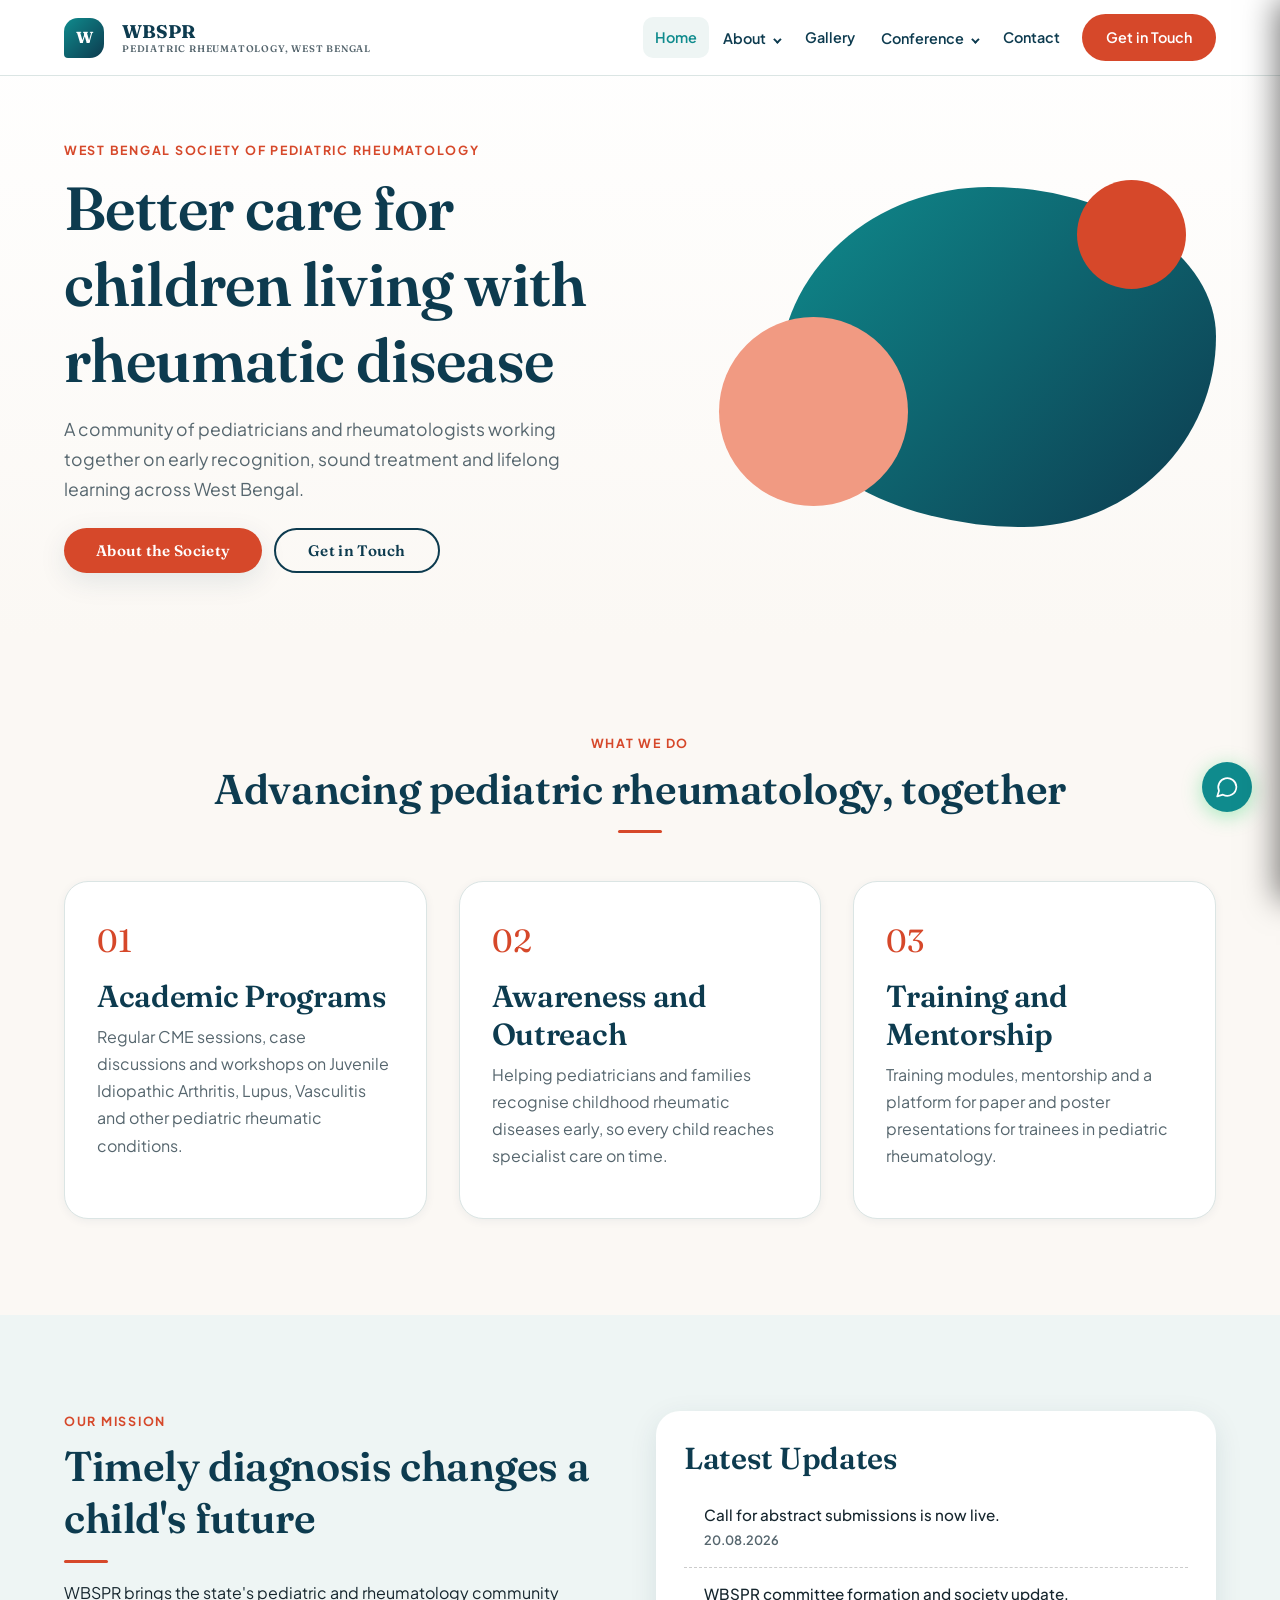
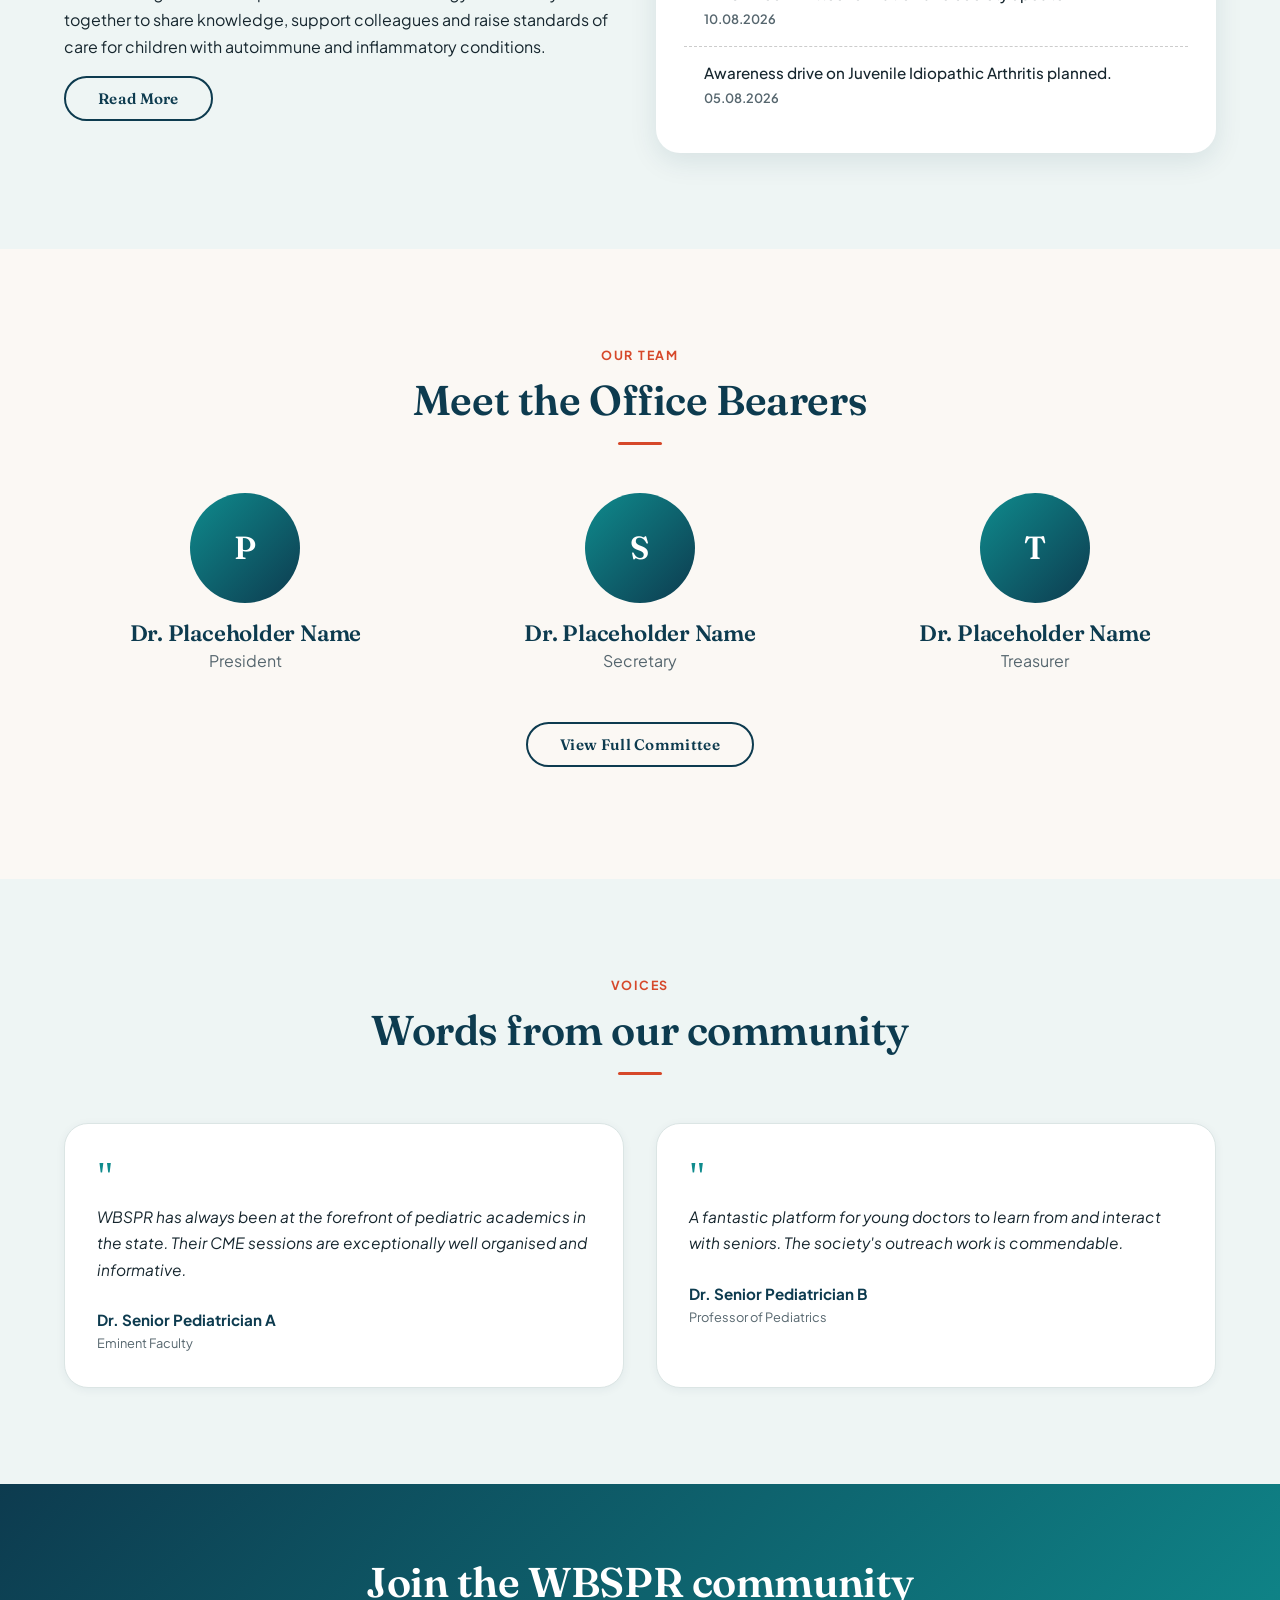
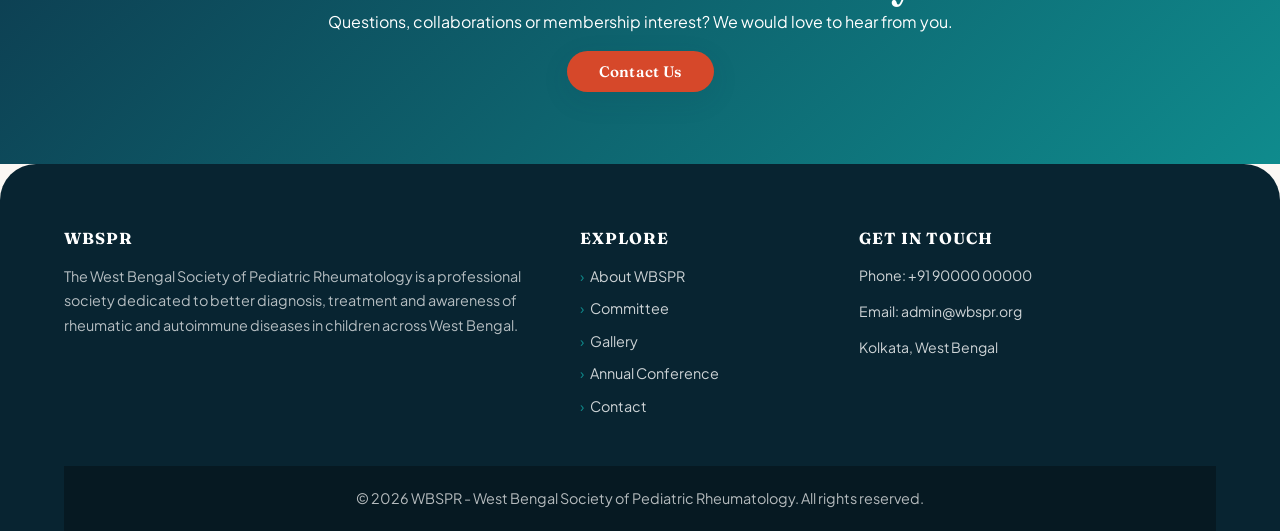
<file: index.html>
<!DOCTYPE html>
<!-- File: index.html | WBSPR - Home -->
<html lang="en">
<head>
  <meta charset="UTF-8">
  <meta name="viewport" content="width=device-width, initial-scale=1.0">
  <title>WBSPR | West Bengal Society of Pediatric Rheumatology</title>
  <meta name="description" content="West Bengal Society of Pediatric Rheumatology (WBSPR): education, awareness and training for the care of children with rheumatic and autoimmune conditions.">
  <link rel="stylesheet" href="style.css">
</head>
<body>
  <div id="nav-placeholder"></div>

  <section class="hm-hero">
    <div class="container hm-hero-grid">
      <div class="hm-hero-text">
        <span class="section-eyebrow">West Bengal Society of Pediatric Rheumatology</span>
        <h1>Better care for children living with rheumatic disease</h1>
        <p>A community of pediatricians and rheumatologists working together on early recognition, sound treatment and lifelong learning across West Bengal.</p>
        <div class="hm-actions"><a href="about.html" class="btn btn-primary">About the Society</a><a href="contact.html" class="btn btn-outline">Get in Touch</a></div>
      </div>
      <!-- ADMIN: replace this block with a real photo: <img src="images/hero.jpg" alt="..."> -->
      <div class="hm-visual" aria-hidden="true"><span class="b1"></span><span class="b2"></span><span class="b3"></span></div>
    </div>
  </section>

  <section class="section">
    <div class="container">
      <div class="section-header animate-on-scroll">
        <span class="section-eyebrow">What We Do</span>
        <h2>Advancing pediatric rheumatology, together</h2>
        <div class="divider"></div>
      </div>
      <div class="grid-3 animate-on-scroll">
        <div class="card hm-card"><span class="hm-num">01</span><h3>Academic Programs</h3><p class="text-muted">Regular CME sessions, case discussions and workshops on Juvenile Idiopathic Arthritis, Lupus, Vasculitis and other pediatric rheumatic conditions.</p></div>
        <div class="card hm-card"><span class="hm-num">02</span><h3>Awareness and Outreach</h3><p class="text-muted">Helping pediatricians and families recognise childhood rheumatic diseases early, so every child reaches specialist care on time.</p></div>
        <div class="card hm-card"><span class="hm-num">03</span><h3>Training and Mentorship</h3><p class="text-muted">Training modules, mentorship and a platform for paper and poster presentations for trainees in pediatric rheumatology.</p></div>
      </div>
    </div>
  </section>

  <section class="section section-alt">
    <div class="container grid-2 align-items-center">
      <div class="animate-on-scroll">
        <span class="section-eyebrow">Our Mission</span>
        <h2>Timely diagnosis changes a child's future</h2>
        <div class="divider" style="margin-left:0;"></div>
        <p>WBSPR brings the state's pediatric and rheumatology community together to share knowledge, support colleagues and raise standards of care for children with autoimmune and inflammatory conditions.</p>
        <a href="about.html" class="btn btn-secondary">Read More</a>
      </div>
      <div class="hm-updates animate-on-scroll">
        <h3>Latest Updates</h3>
        <ul class="notice-list">
          <li><a href="#"><span class="notice-title">Call for abstract submissions is now live.</span><span class="notice-date">20.08.2026</span></a></li>
          <li><a href="#"><span class="notice-title">WBSPR committee formation and society update.</span><span class="notice-date">10.08.2026</span></a></li>
          <li><a href="#"><span class="notice-title">Awareness drive on Juvenile Idiopathic Arthritis planned.</span><span class="notice-date">05.08.2026</span></a></li>
        </ul>
      </div>
    </div>
  </section>

  <section class="section">
    <div class="container">
      <div class="section-header animate-on-scroll">
        <span class="section-eyebrow">Our Team</span>
        <h2>Meet the Office Bearers</h2>
        <div class="divider"></div>
      </div>
      <div class="grid-3 animate-on-scroll">
        <!-- ADMIN: replace placeholder names and add photos -->
        <div class="hm-person"><div class="hm-avatar">P</div><h4>Dr. Placeholder Name</h4><p class="text-muted">President</p></div>
        <div class="hm-person"><div class="hm-avatar">S</div><h4>Dr. Placeholder Name</h4><p class="text-muted">Secretary</p></div>
        <div class="hm-person"><div class="hm-avatar">T</div><h4>Dr. Placeholder Name</h4><p class="text-muted">Treasurer</p></div>
      </div>
      <p class="text-center" style="margin-top:2rem;"><a href="committee.html" class="btn btn-secondary">View Full Committee</a></p>
    </div>
  </section>

  <section class="section section-alt">
    <div class="container">
      <div class="section-header animate-on-scroll"><span class="section-eyebrow">Voices</span><h2>Words from our community</h2><div class="divider"></div></div>
      <div class="grid-2 animate-on-scroll">
        <!-- ADMIN: replace with real testimonials -->
        <div class="testimonial-card"><div class="testimonial-quote">"</div><p class="testimonial-text">WBSPR has always been at the forefront of pediatric academics in the state. Their CME sessions are exceptionally well organised and informative.</p><div class="testimonial-author"><div><div class="testimonial-name">Dr. Senior Pediatrician A</div><div class="testimonial-role">Eminent Faculty</div></div></div></div>
        <div class="testimonial-card"><div class="testimonial-quote">"</div><p class="testimonial-text">A fantastic platform for young doctors to learn from and interact with seniors. The society's outreach work is commendable.</p><div class="testimonial-author"><div><div class="testimonial-name">Dr. Senior Pediatrician B</div><div class="testimonial-role">Professor of Pediatrics</div></div></div></div>
      </div>
    </div>
  </section>

  <section class="hm-cta"><div class="container"><h2>Join the WBSPR community</h2><p>Questions, collaborations or membership interest? We would love to hear from you.</p><a href="contact.html" class="btn btn-primary">Contact Us</a></div></section>

  <div id="footer-placeholder"></div>
  <div class="loader-overlay"><div class="loader-spinner"></div><div class="loader-text">Loading</div></div>
  <script src="script.js"></script>
</body>
</html>
</file>
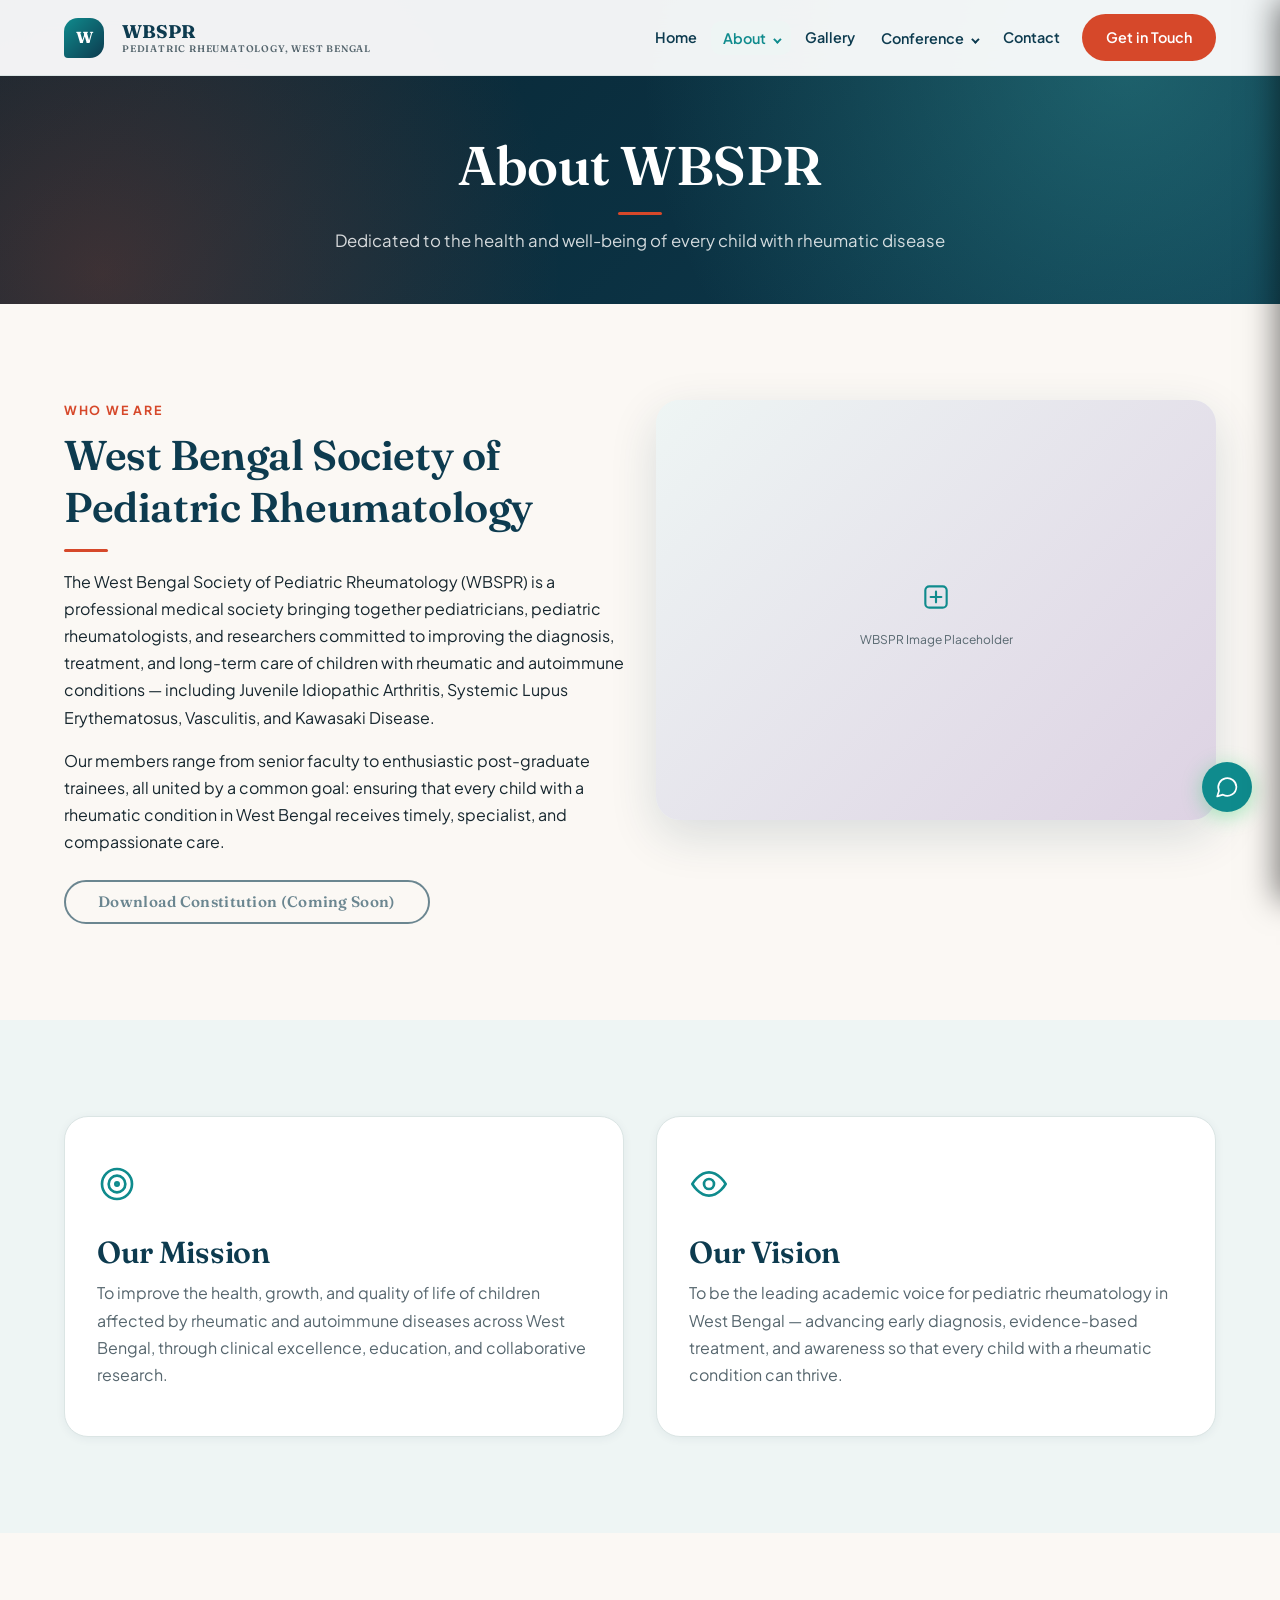
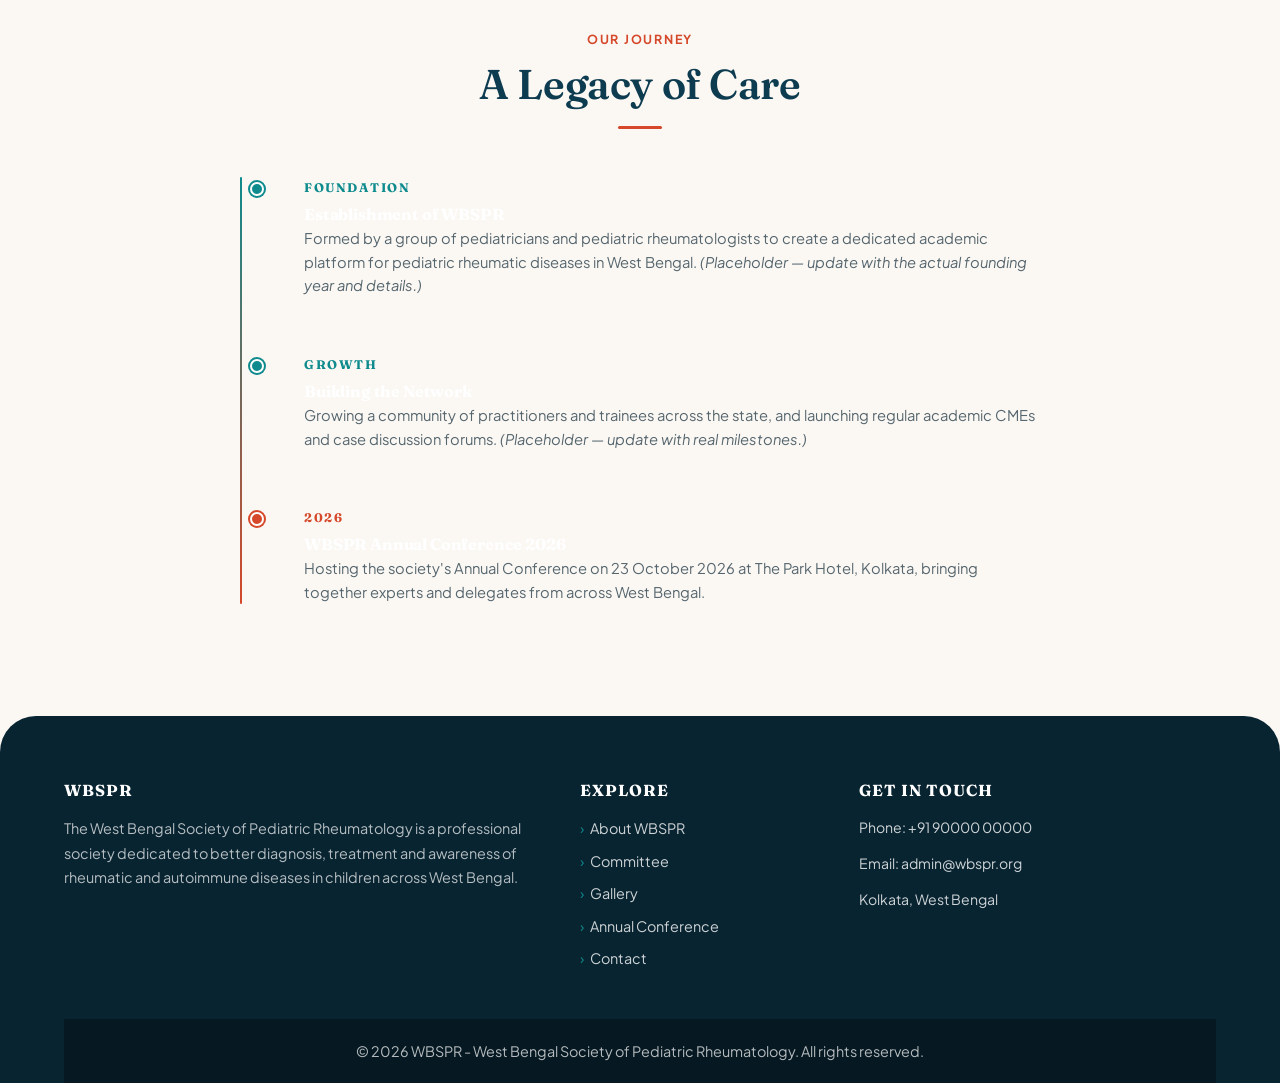
<file: about.html>
<!DOCTYPE html>
<html lang="en">
<head>
  <meta charset="UTF-8">
  <meta name="viewport" content="width=device-width, initial-scale=1.0">
  <title>About Us | WBSPR</title>
  <meta name="description" content="Learn about the West Bengal Society of Pediatric Rheumatology (WBSPR), our mission, and our vision for pediatric care in West Bengal.">
  <link rel="stylesheet" href="style.css">
</head>
<body>

  <!-- Navigation Placeholder -->
  <div id="nav-placeholder"></div>

  <!-- Page Header -->
  <header class="page-header">
    <div class="container animate-on-scroll">
      <h1>About WBSPR</h1>
      <div class="divider"></div>
      <p>Dedicated to the health and well-being of every child with rheumatic disease</p>
    </div>
  </header>

  <main>
    <section class="section">
      <div class="container">
        <div class="grid-2 align-items-center">
          <div class="animate-on-scroll">
            <span class="section-eyebrow">Who We Are</span>
            <h2 style="margin-bottom: 1rem;">West Bengal Society of Pediatric Rheumatology</h2>
            <div class="divider" style="margin-left: 0;"></div>
            <p>
              The West Bengal Society of Pediatric Rheumatology (WBSPR) is a professional medical society bringing together pediatricians, pediatric rheumatologists, and researchers committed to improving the diagnosis, treatment, and long-term care of children with rheumatic and autoimmune conditions — including Juvenile Idiopathic Arthritis, Systemic Lupus Erythematosus, Vasculitis, and Kawasaki Disease.
            </p>
            <p>
              Our members range from senior faculty to enthusiastic post-graduate trainees, all united by a common goal: ensuring that every child with a rheumatic condition in West Bengal receives timely, specialist, and compassionate care.
            </p>
            <div style="margin-top: 1.5rem; display:flex; gap:12px; flex-wrap:wrap; align-items:center;">
              <button class="btn btn-outline" disabled style="opacity:0.6; cursor:not-allowed;" title="Constitution document to be uploaded">Download Constitution (Coming Soon)</button>
            </div>
          </div>
          <div class="animate-on-scroll" style="text-align: center;">
            <div class="gallery-item" style="border-radius: var(--radius-lg); box-shadow: var(--shadow-lg);">
               <div class="gallery-placeholder" style="aspect-ratio: 4/3;">
                 <span class="gp-icon"><svg class="ic" viewBox="0 0 24 24"><rect x="4" y="4" width="16" height="16" rx="3"/><path d="M12 8v8M8 12h8"/></svg></span>
                 <span>WBSPR Image Placeholder</span>
               </div>
            </div>
          </div>
        </div>
      </div>
    </section>

    <!-- Mission & Vision -->
    <section class="section section-alt">
      <div class="container">
        <div class="grid-2">
          <div class="card animate-on-scroll">
            <div style="font-size: 2.5rem; margin-bottom: 1rem;"><svg class="ic" viewBox="0 0 24 24"><circle cx="12" cy="12" r="9"/><circle cx="12" cy="12" r="5"/><circle cx="12" cy="12" r="1"/></svg></div>
            <h3 style="margin-bottom: 0.5rem;">Our Mission</h3>
            <p class="text-muted">
              To improve the health, growth, and quality of life of children affected by rheumatic and autoimmune diseases across West Bengal, through clinical excellence, education, and collaborative research.
            </p>
          </div>
          <div class="card animate-on-scroll">
            <div style="font-size: 2.5rem; margin-bottom: 1rem;"><svg class="ic" viewBox="0 0 24 24"><path d="M2 12s4-7 10-7 10 7 10 7-4 7-10 7S2 12 2 12z"/><circle cx="12" cy="12" r="3"/></svg></div>
            <h3 style="margin-bottom: 0.5rem;">Our Vision</h3>
            <p class="text-muted">
              To be the leading academic voice for pediatric rheumatology in West Bengal — advancing early diagnosis, evidence-based treatment, and awareness so that every child with a rheumatic condition can thrive.
            </p>
          </div>
        </div>
      </div>
    </section>

    <!-- History Timeline -->
    <section class="section">
      <div class="container">
        <div class="section-header animate-on-scroll">
          <span class="section-eyebrow">Our Journey</span>
          <h2>A Legacy of Care</h2>
          <div class="divider"></div>
        </div>
        
        <div class="timeline animate-on-scroll" style="max-width: 800px; margin: 0 auto;">
          <div class="timeline-item">
            <div class="timeline-year">Foundation</div>
            <h3 class="timeline-title">Establishment of WBSPR</h3>
            <p class="timeline-desc">Formed by a group of pediatricians and pediatric rheumatologists to create a dedicated academic platform for pediatric rheumatic diseases in West Bengal. <em>(Placeholder — update with the actual founding year and details.)</em></p>
          </div>
          <div class="timeline-item">
            <div class="timeline-year">Growth</div>
            <h3 class="timeline-title">Building the Network</h3>
            <p class="timeline-desc">Growing a community of practitioners and trainees across the state, and launching regular academic CMEs and case discussion forums. <em>(Placeholder — update with real milestones.)</em></p>
          </div>
          <div class="timeline-item accent">
            <div class="timeline-year">2026</div>
            <h3 class="timeline-title">WBSPR Annual Conference 2026</h3>
            <p class="timeline-desc">Hosting the society's Annual Conference on 23 October 2026 at The Park Hotel, Kolkata, bringing together experts and delegates from across West Bengal.</p>
          </div>
        </div>
      </div>
    </section>
  </main>

  <!-- Footer Placeholder -->
  <div id="footer-placeholder"></div>

  <!-- Loader -->
  <div class="loader-overlay">
    <div class="loader-spinner"></div>
    <div class="loader-text">Loading</div>
  </div>

  <script src="script.js"></script>
</body>
</html>
</file>
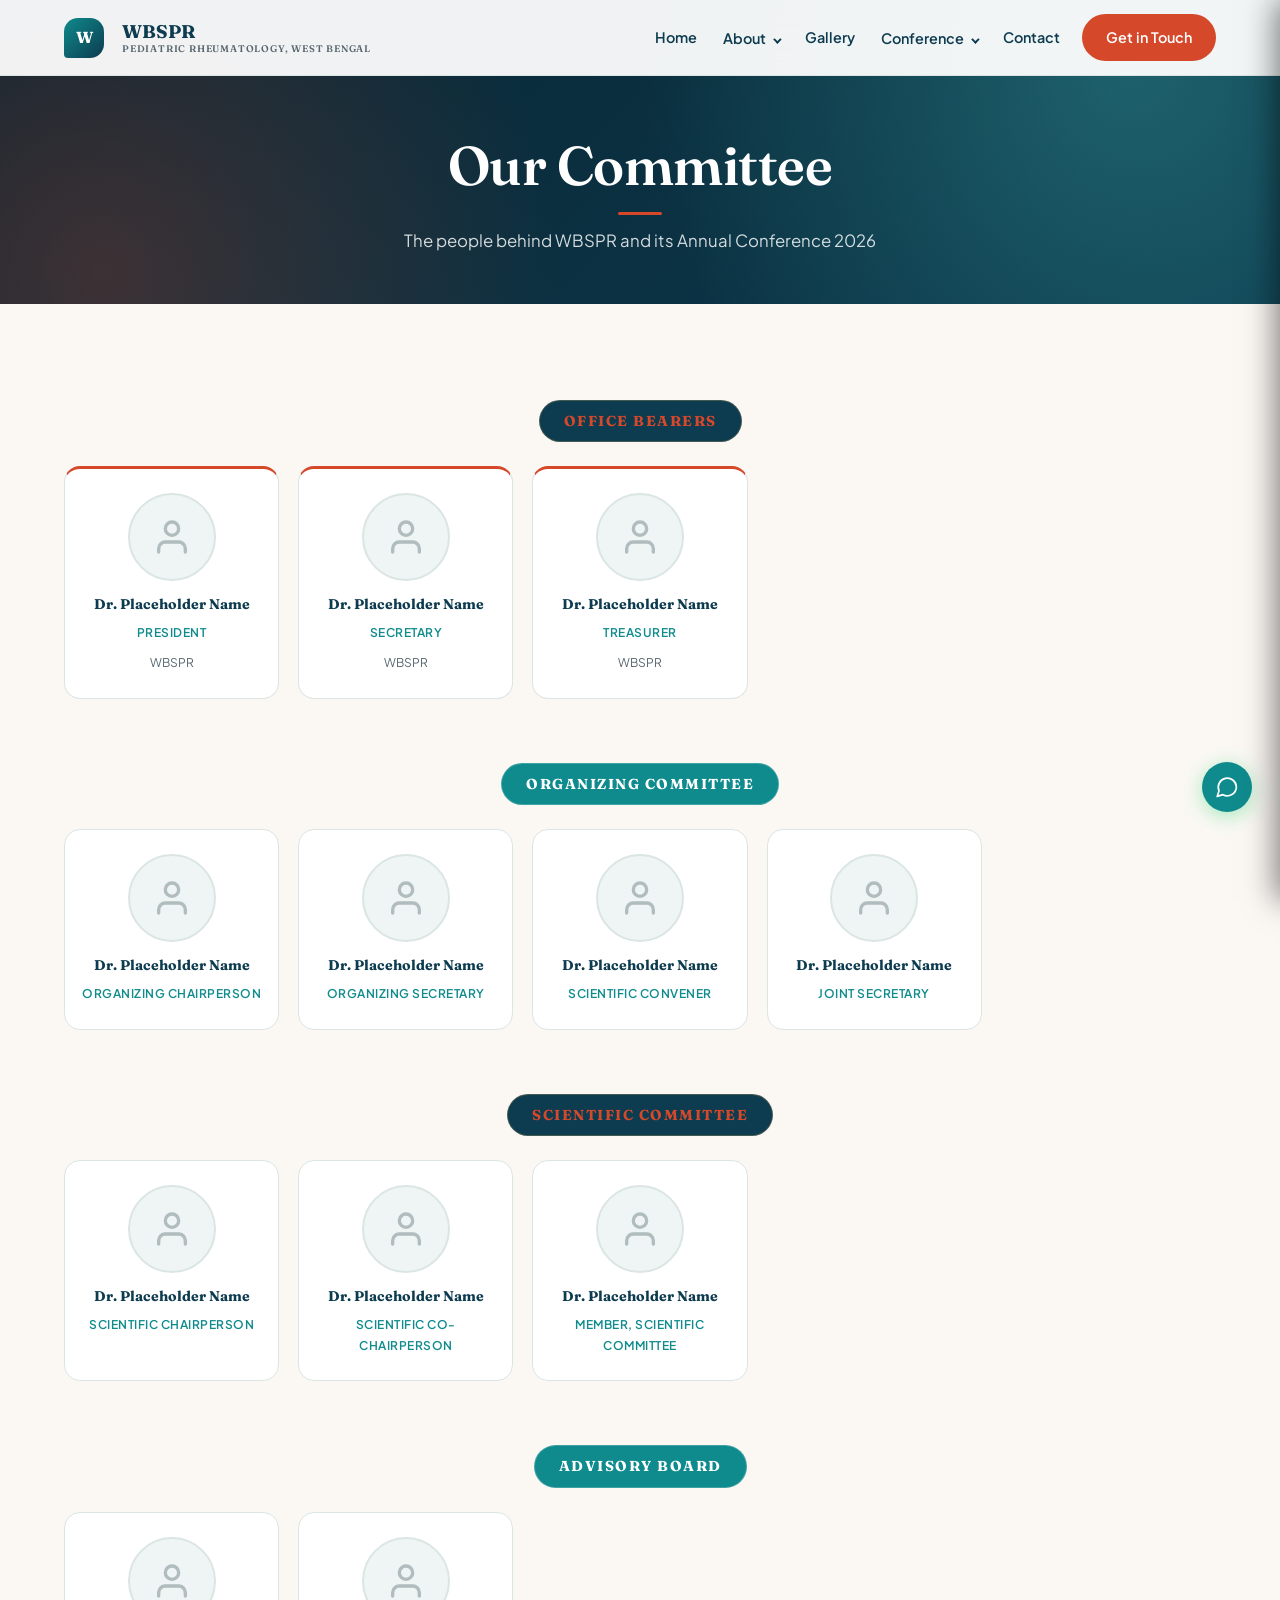
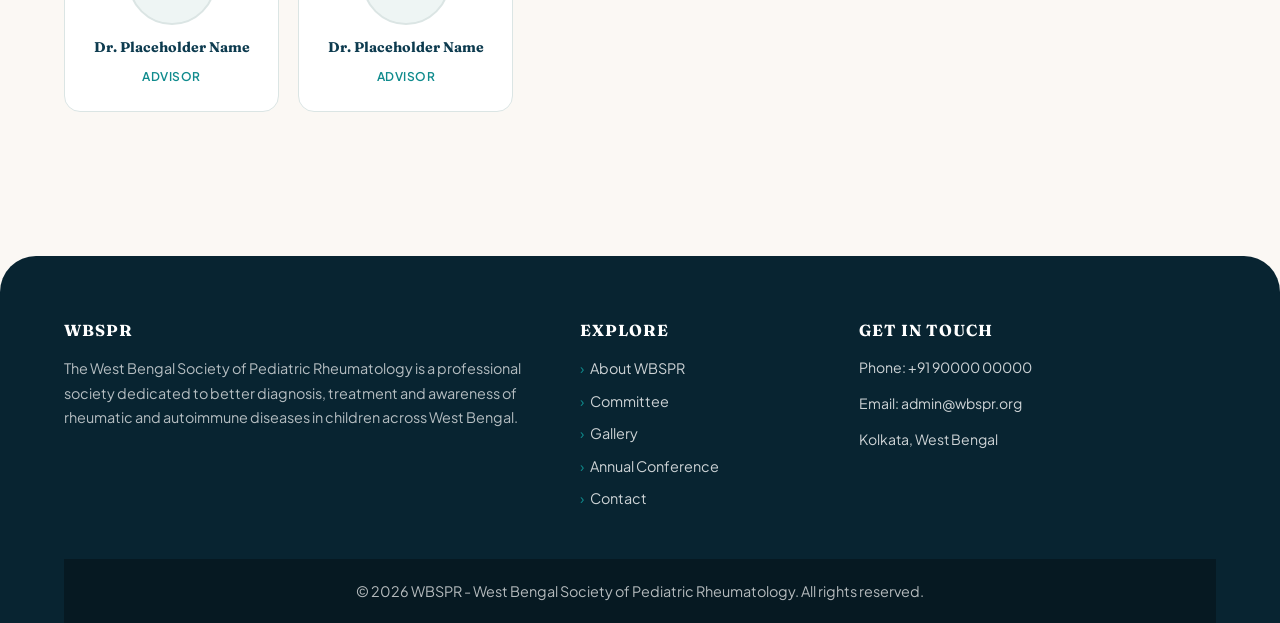
<file: committee.html>
<!DOCTYPE html>
<html lang="en">
<head>
  <meta charset="UTF-8">
  <meta name="viewport" content="width=device-width, initial-scale=1.0">
  <title>Committee | WBSPR</title>
  <meta name="description" content="Meet the office bearers and committee members of the West Bengal Society of Pediatric Rheumatology (WBSPR).">
  <link rel="stylesheet" href="style.css">
</head>
<body>

  <!-- Navigation Placeholder -->
  <div id="nav-placeholder"></div>

  <!-- Page Header -->
  <header class="page-header">
    <div class="container animate-on-scroll">
      <h1>Our Committee</h1>
      <div class="divider"></div>
      <p>The people behind WBSPR and its Annual Conference 2026</p>
    </div>
  </header>

  <main class="section">
    <div class="container">
      
      <!-- Core Committee -->
      <div class="hi-section animate-on-scroll">
        <div class="text-center">
          <span class="hi-header-btn">Office Bearers</span>
        </div>
        <div class="hi-grid">
          
          <div class="hi-card gold-top">
            <div class="hi-avatar-placeholder">
              <svg width="40" height="40" viewBox="0 0 24 24" fill="none" stroke="currentColor" stroke-width="2" stroke-linecap="round" stroke-linejoin="round"><path d="M20 21v-2a4 4 0 0 0-4-4H8a4 4 0 0 0-4 4v2"></path><circle cx="12" cy="7" r="4"></circle></svg>
            </div>
            <div class="hi-name">Dr. Placeholder Name</div>
            <div class="hi-role">President</div>
            <div class="hi-desig">WBSPR</div>
          </div>

          <div class="hi-card gold-top">
            <div class="hi-avatar-placeholder">
              <svg width="40" height="40" viewBox="0 0 24 24" fill="none" stroke="currentColor" stroke-width="2" stroke-linecap="round" stroke-linejoin="round"><path d="M20 21v-2a4 4 0 0 0-4-4H8a4 4 0 0 0-4 4v2"></path><circle cx="12" cy="7" r="4"></circle></svg>
            </div>
            <div class="hi-name">Dr. Placeholder Name</div>
            <div class="hi-role">Secretary</div>
            <div class="hi-desig">WBSPR</div>
          </div>

          <div class="hi-card gold-top">
            <div class="hi-avatar-placeholder">
              <svg width="40" height="40" viewBox="0 0 24 24" fill="none" stroke="currentColor" stroke-width="2" stroke-linecap="round" stroke-linejoin="round"><path d="M20 21v-2a4 4 0 0 0-4-4H8a4 4 0 0 0-4 4v2"></path><circle cx="12" cy="7" r="4"></circle></svg>
            </div>
            <div class="hi-name">Dr. Placeholder Name</div>
            <div class="hi-role">Treasurer</div>
            <div class="hi-desig">WBSPR</div>
          </div>

        </div>
      </div>

      <!-- Organizing Committee -->
      <div class="hi-section animate-on-scroll" style="margin-top: 4rem;">
        <div class="text-center">
          <span class="hi-header-btn teal">Organizing Committee</span>
        </div>
        <div class="hi-grid">
          
          <div class="hi-card">
            <div class="hi-avatar-placeholder">
              <svg width="40" height="40" viewBox="0 0 24 24" fill="none" stroke="currentColor" stroke-width="2" stroke-linecap="round" stroke-linejoin="round"><path d="M20 21v-2a4 4 0 0 0-4-4H8a4 4 0 0 0-4 4v2"></path><circle cx="12" cy="7" r="4"></circle></svg>
            </div>
            <div class="hi-name">Dr. Placeholder Name</div>
            <div class="hi-role">Organizing Chairperson</div>
          </div>

          <div class="hi-card">
            <div class="hi-avatar-placeholder">
              <svg width="40" height="40" viewBox="0 0 24 24" fill="none" stroke="currentColor" stroke-width="2" stroke-linecap="round" stroke-linejoin="round"><path d="M20 21v-2a4 4 0 0 0-4-4H8a4 4 0 0 0-4 4v2"></path><circle cx="12" cy="7" r="4"></circle></svg>
            </div>
            <div class="hi-name">Dr. Placeholder Name</div>
            <div class="hi-role">Organizing Secretary</div>
          </div>

          <div class="hi-card">
            <div class="hi-avatar-placeholder">
              <svg width="40" height="40" viewBox="0 0 24 24" fill="none" stroke="currentColor" stroke-width="2" stroke-linecap="round" stroke-linejoin="round"><path d="M20 21v-2a4 4 0 0 0-4-4H8a4 4 0 0 0-4 4v2"></path><circle cx="12" cy="7" r="4"></circle></svg>
            </div>
            <div class="hi-name">Dr. Placeholder Name</div>
            <div class="hi-role">Scientific Convener</div>
          </div>
          
          <div class="hi-card">
            <div class="hi-avatar-placeholder">
              <svg width="40" height="40" viewBox="0 0 24 24" fill="none" stroke="currentColor" stroke-width="2" stroke-linecap="round" stroke-linejoin="round"><path d="M20 21v-2a4 4 0 0 0-4-4H8a4 4 0 0 0-4 4v2"></path><circle cx="12" cy="7" r="4"></circle></svg>
            </div>
            <div class="hi-name">Dr. Placeholder Name</div>
            <div class="hi-role">Joint Secretary</div>
          </div>

        </div>
      </div>

      <!-- Scientific Committee -->
      <div class="hi-section animate-on-scroll" style="margin-top: 4rem;">
        <div class="text-center">
          <span class="hi-header-btn">Scientific Committee</span>
        </div>
        <div class="hi-grid">

          <div class="hi-card">
            <div class="hi-avatar-placeholder">
              <svg width="40" height="40" viewBox="0 0 24 24" fill="none" stroke="currentColor" stroke-width="2" stroke-linecap="round" stroke-linejoin="round"><path d="M20 21v-2a4 4 0 0 0-4-4H8a4 4 0 0 0-4 4v2"></path><circle cx="12" cy="7" r="4"></circle></svg>
            </div>
            <div class="hi-name">Dr. Placeholder Name</div>
            <div class="hi-role">Scientific Chairperson</div>
          </div>

          <div class="hi-card">
            <div class="hi-avatar-placeholder">
              <svg width="40" height="40" viewBox="0 0 24 24" fill="none" stroke="currentColor" stroke-width="2" stroke-linecap="round" stroke-linejoin="round"><path d="M20 21v-2a4 4 0 0 0-4-4H8a4 4 0 0 0-4 4v2"></path><circle cx="12" cy="7" r="4"></circle></svg>
            </div>
            <div class="hi-name">Dr. Placeholder Name</div>
            <div class="hi-role">Scientific Co-Chairperson</div>
          </div>

          <div class="hi-card">
            <div class="hi-avatar-placeholder">
              <svg width="40" height="40" viewBox="0 0 24 24" fill="none" stroke="currentColor" stroke-width="2" stroke-linecap="round" stroke-linejoin="round"><path d="M20 21v-2a4 4 0 0 0-4-4H8a4 4 0 0 0-4 4v2"></path><circle cx="12" cy="7" r="4"></circle></svg>
            </div>
            <div class="hi-name">Dr. Placeholder Name</div>
            <div class="hi-role">Member, Scientific Committee</div>
          </div>

        </div>
      </div>

      <!-- Advisory Board -->
      <div class="hi-section animate-on-scroll" style="margin-top: 4rem;">
        <div class="text-center">
          <span class="hi-header-btn teal">Advisory Board</span>
        </div>
        <div class="hi-grid">

          <div class="hi-card">
            <div class="hi-avatar-placeholder">
              <svg width="40" height="40" viewBox="0 0 24 24" fill="none" stroke="currentColor" stroke-width="2" stroke-linecap="round" stroke-linejoin="round"><path d="M20 21v-2a4 4 0 0 0-4-4H8a4 4 0 0 0-4 4v2"></path><circle cx="12" cy="7" r="4"></circle></svg>
            </div>
            <div class="hi-name">Dr. Placeholder Name</div>
            <div class="hi-role">Advisor</div>
          </div>

          <div class="hi-card">
            <div class="hi-avatar-placeholder">
              <svg width="40" height="40" viewBox="0 0 24 24" fill="none" stroke="currentColor" stroke-width="2" stroke-linecap="round" stroke-linejoin="round"><path d="M20 21v-2a4 4 0 0 0-4-4H8a4 4 0 0 0-4 4v2"></path><circle cx="12" cy="7" r="4"></circle></svg>
            </div>
            <div class="hi-name">Dr. Placeholder Name</div>
            <div class="hi-role">Advisor</div>
          </div>

        </div>
      </div>

    </div>
  </main>

  <!-- Footer Placeholder -->
  <div id="footer-placeholder"></div>

  <!-- Loader -->
  <div class="loader-overlay">
    <div class="loader-spinner"></div>
    <div class="loader-text">Loading</div>
  </div>

  <script src="script.js"></script>
</body>
</html>
</file>
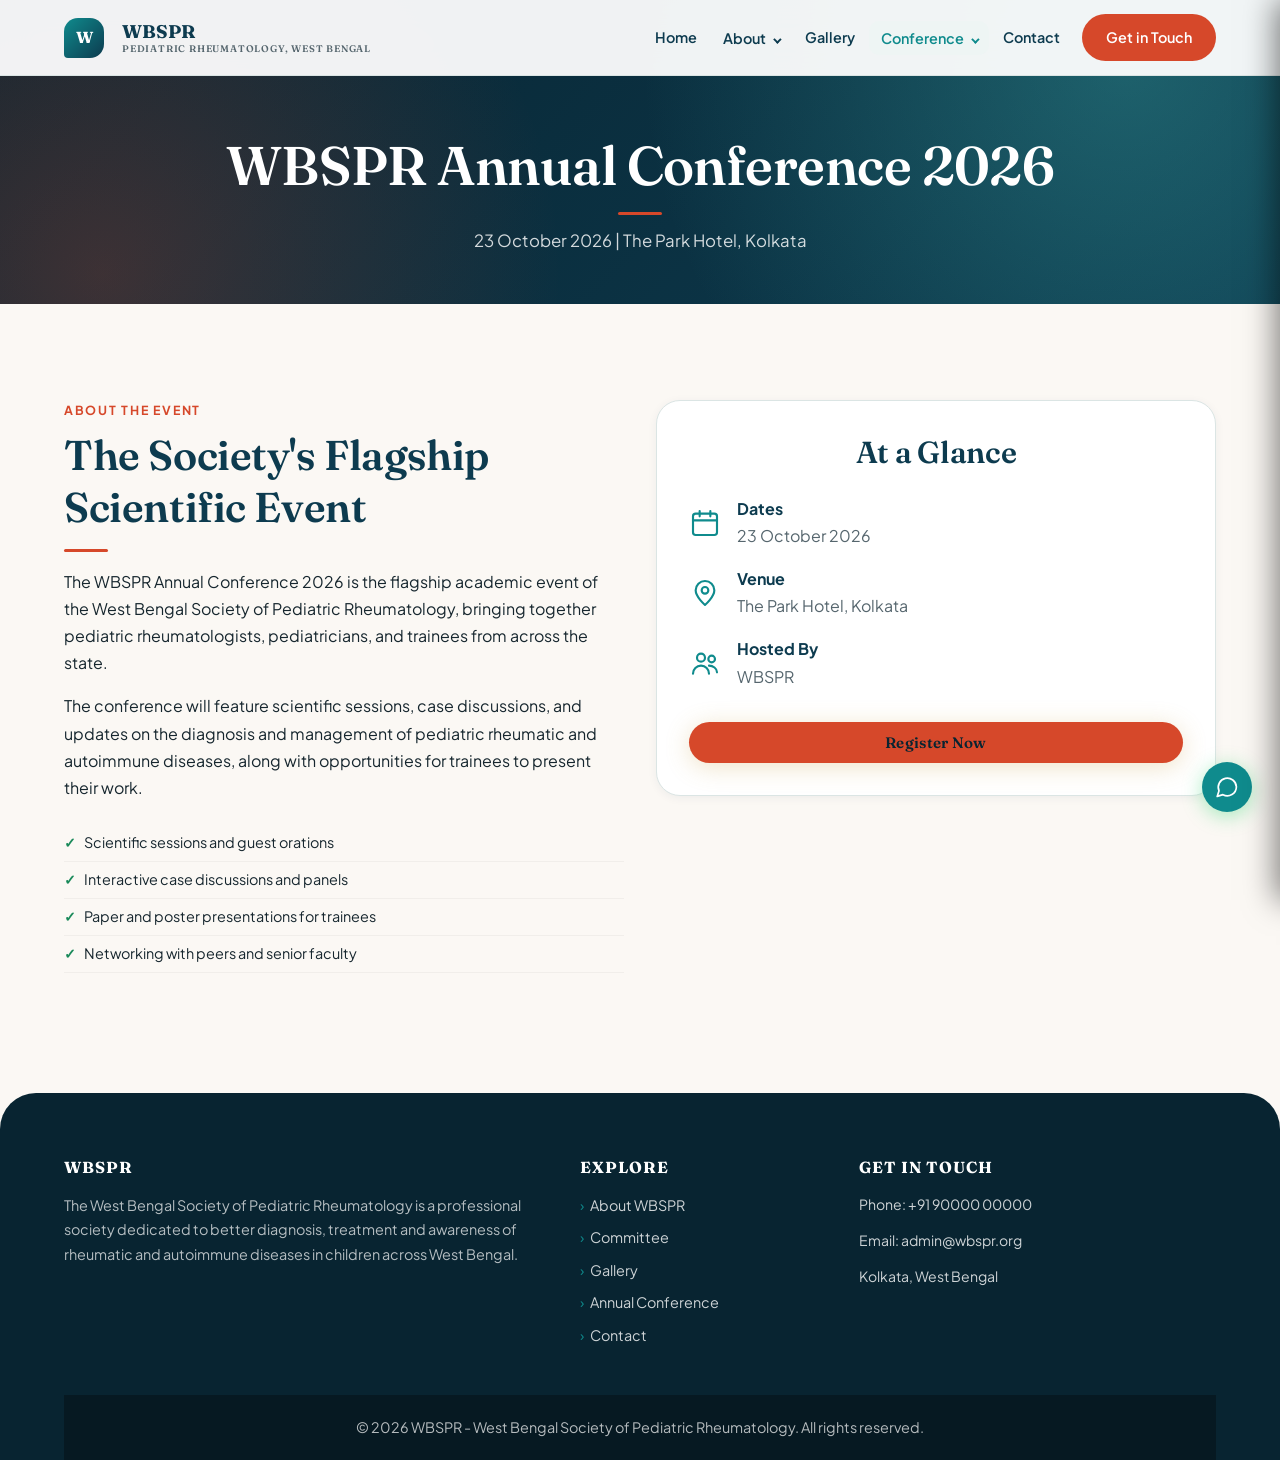
<file: conference.html>
<!DOCTYPE html>
<html lang="en">
<head>
  <meta charset="UTF-8">
  <meta name="viewport" content="width=device-width, initial-scale=1.0">
  <title>WBSPR Annual Conference 2026</title>
  <meta name="description" content="Details of the WBSPR Annual Conference 2026 conference at The Park Hotel, Kolkata.">
  <link rel="stylesheet" href="style.css">
</head>
<body>

  <!-- Navigation Placeholder -->
  <div id="nav-placeholder"></div>

  <!-- Page Header -->
  <header class="page-header">
    <div class="container animate-on-scroll">
      <h1>WBSPR Annual Conference 2026</h1>
      <div class="divider"></div>
      <p>23 October 2026 | The Park Hotel, Kolkata</p>
    </div>
  </header>

  <main class="section">
    <div class="container">
      
      <div class="grid-2 align-items-center">
        <div class="animate-on-scroll">
          <span class="section-eyebrow">About The Event</span>
          <h2 style="margin-bottom: 1rem;">The Society's Flagship Scientific Event</h2>
          <div class="divider" style="margin-left: 0;"></div>
          <p>
            The WBSPR Annual Conference 2026 is the flagship academic event of the West Bengal Society of Pediatric Rheumatology, bringing together pediatric rheumatologists, pediatricians, and trainees from across the state.
          </p>
          <p>
            The conference will feature scientific sessions, case discussions, and updates on the diagnosis and management of pediatric rheumatic and autoimmune diseases, along with opportunities for trainees to present their work.
          </p>
          <ul class="tier-features" style="margin-top: 1.5rem;">
            <li>Scientific sessions and guest orations</li>
            <li>Interactive case discussions and panels</li>
            <li>Paper and poster presentations for trainees</li>
            <li>Networking with peers and senior faculty</li>
          </ul>
        </div>
        
        <div class="animate-on-scroll" style="text-align: center;">
          <div class="card card-premium">
            <h3 style="margin-bottom: 1.5rem; color: var(--color-primary);">At a Glance</h3>
            
            <div style="display: flex; gap: 1rem; margin-bottom: 1rem; align-items: center; text-align: left;">
              <div style="font-size: 2rem;"><svg class="ic" viewBox="0 0 24 24"><rect x="3" y="5" width="18" height="16" rx="2"/><path d="M3 10h18M8 3v4M16 3v4"/></svg></div>
              <div>
                <strong style="display: block; color: var(--color-primary);">Dates</strong>
                <span style="color: var(--color-text-muted);">23 October 2026</span>
              </div>
            </div>
            
            <div style="display: flex; gap: 1rem; margin-bottom: 1rem; align-items: center; text-align: left;">
              <div style="font-size: 2rem;"><svg class="ic" viewBox="0 0 24 24"><path d="M12 21s7-6 7-11a7 7 0 0 0-14 0c0 5 7 11 7 11z"/><circle cx="12" cy="10" r="2.5"/></svg></div>
              <div>
                <strong style="display: block; color: var(--color-primary);">Venue</strong>
                <span style="color: var(--color-text-muted);">The Park Hotel, Kolkata</span>
              </div>
            </div>

            <div style="display: flex; gap: 1rem; margin-bottom: 2rem; align-items: center; text-align: left;">
              <div style="font-size: 2rem;"><svg class="ic" viewBox="0 0 24 24"><circle cx="9" cy="8" r="3"/><circle cx="17" cy="9" r="2.5"/><path d="M3 20c0-3.5 2.7-6 6-6s6 2.5 6 6M15 14c3 0 6 2 6 5"/></svg></div>
              <div>
                <strong style="display: block; color: var(--color-primary);">Hosted By</strong>
                <span style="color: var(--color-text-muted);">WBSPR</span>
              </div>
            </div>

            <a href="register.html" class="btn btn-gold w-100">Register Now</a>
          </div>
        </div>
      </div>

    </div>
  </main>

  <!-- Footer Placeholder -->
  <div id="footer-placeholder"></div>

  <!-- Loader -->
  <div class="loader-overlay">
    <div class="loader-spinner"></div>
    <div class="loader-text">Loading</div>
  </div>

  <script src="script.js"></script>
</body>
</html>
</file>
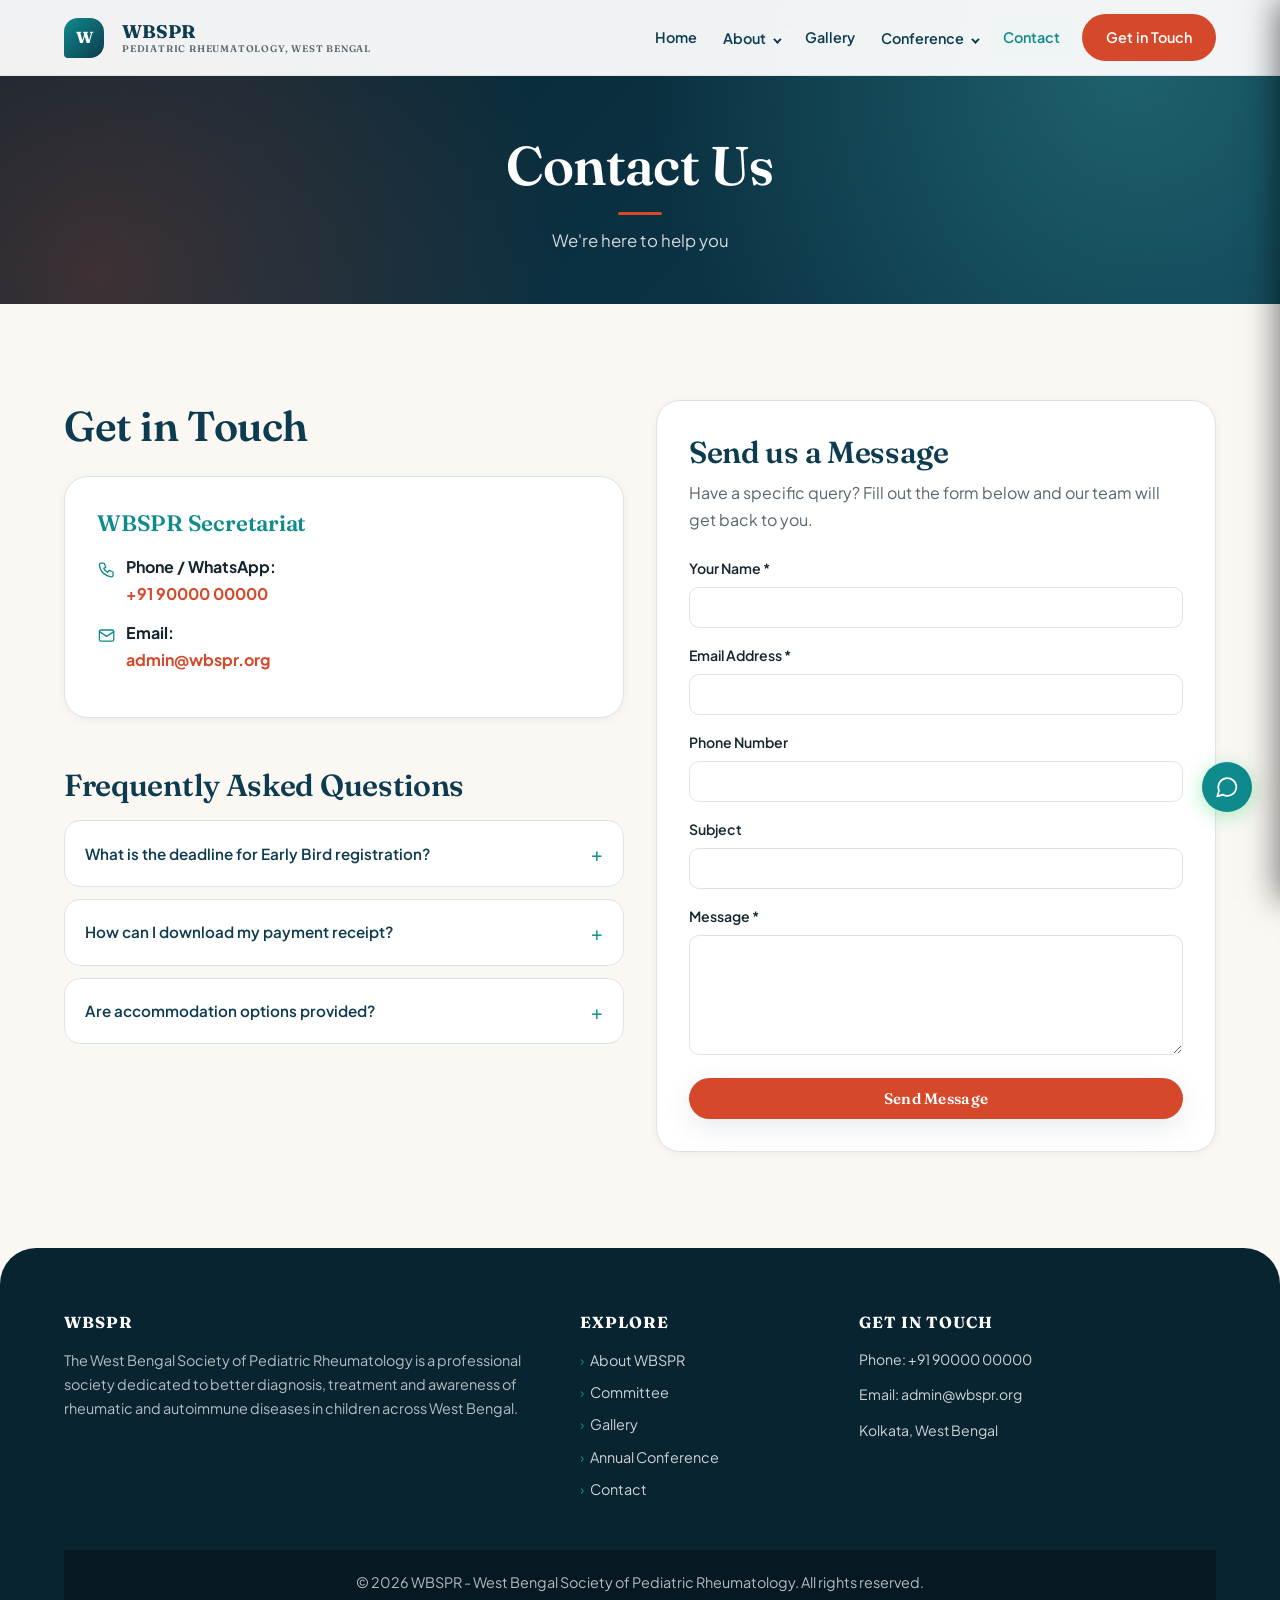
<file: contact.html>
<!DOCTYPE html>
<html lang="en">
<head>
  <meta charset="UTF-8">
  <meta name="viewport" content="width=device-width, initial-scale=1.0">
  <title>Contact Us | WBSPR Annual Conference 2026</title>
  <meta name="description" content="Contact the conference secretariat for the WBSPR Annual Conference 2026.">
  <link rel="stylesheet" href="style.css">
</head>
<body>

  <!-- Navigation Placeholder -->
  <div id="nav-placeholder"></div>

  <!-- Page Header -->
  <header class="page-header">
    <div class="container animate-on-scroll">
      <h1>Contact Us</h1>
      <div class="divider"></div>
      <p>We're here to help you</p>
    </div>
  </header>

  <main class="section">
    <div class="container">
      
      <div class="grid-2">
        <!-- Contact Info & FAQ -->
        <div class="animate-on-scroll">
          <h2 style="margin-bottom: 1.5rem; color: var(--color-primary);">Get in Touch</h2>
          
          <div class="card" style="margin-bottom: 2rem;">
            <h4 style="margin-bottom: 1rem; color: var(--color-secondary);">WBSPR Secretariat</h4>
            <div style="display: flex; gap: 10px; margin-bottom: 0.75rem;">
              <span style="font-size: 1.2rem;"><svg class="ic" viewBox="0 0 24 24"><path d="M5 4h4l2 5-2.5 1.5a11 11 0 0 0 5 5L15 13l5 2v4a2 2 0 0 1-2 2A16 16 0 0 1 3 6a2 2 0 0 1 2-2z"/></svg></span>
              <span><strong>Phone / WhatsApp:</strong><br><a href="tel:+919000000000" class="gold" style="font-weight: 700;">+91 90000 00000</a></span>
            </div>
            <div style="display: flex; gap: 10px; margin-bottom: 0.75rem;">
              <span style="font-size: 1.2rem;"><svg class="ic" viewBox="0 0 24 24"><rect x="3" y="5" width="18" height="14" rx="2"/><path d="M3 7l9 6 9-6"/></svg></span>
              <span><strong>Email:</strong><br><a href="mailto:admin@wbspr.org" class="gold" style="font-weight: 700;">admin@wbspr.org</a></span>
            </div>
          </div>

          <h3 style="margin-bottom: 1rem; margin-top: 3rem;">Frequently Asked Questions</h3>
          <div class="faq-list">
            <div class="faq-item">
              <div class="faq-question">What is the deadline for Early Bird registration? <span class="faq-toggle">+</span></div>
              <div class="faq-answer">
                <p>Early bird registration is open for a limited period. Please check the Registration page for the current deadline and fee details, as these will be announced shortly by the organizing committee.</p>
              </div>
            </div>
            <div class="faq-item">
              <div class="faq-question">How can I download my payment receipt? <span class="faq-toggle">+</span></div>
              <div class="faq-answer">
                <p>You can download your receipt and view your QR code anytime by visiting the Dashboard and entering your Registration ID and registered email/mobile number.</p>
              </div>
            </div>
            <div class="faq-item">
              <div class="faq-question">Are accommodation options provided? <span class="faq-toggle">+</span></div>
              <div class="faq-answer">
                <p>We will soon update a list of partner hotels near the venue offering special rates for delegates. Please check back or contact the secretariat.</p>
              </div>
            </div>
          </div>
        </div>

        <!-- Contact Form -->
        <div class="animate-on-scroll">
          <div class="card card-premium">
            <h3 style="margin-bottom: 0.5rem; color: var(--color-primary);">Send us a Message</h3>
            <p class="text-muted" style="margin-bottom: 1.5rem;">Have a specific query? Fill out the form below and our team will get back to you.</p>
            
            <form id="contact-form" onsubmit="submitContactForm(event)">
              <div class="form-group">
                <label for="contact-name">Your Name *</label>
                <input type="text" id="contact-name" class="form-control" required>
              </div>
              <div class="form-group">
                <label for="contact-email">Email Address *</label>
                <input type="email" id="contact-email" class="form-control" required>
              </div>
              <div class="form-group">
                <label for="contact-phone">Phone Number</label>
                <input type="tel" id="contact-phone" class="form-control">
              </div>
              <div class="form-group">
                <label for="contact-subject">Subject</label>
                <input type="text" id="contact-subject" class="form-control">
              </div>
              <div class="form-group">
                <label for="contact-message">Message *</label>
                <textarea id="contact-message" class="form-control" rows="4" required></textarea>
              </div>
              <button type="submit" id="contact-btn" class="btn btn-primary w-100">Send Message</button>
            </form>
          </div>
        </div>
      </div>

    </div>
  </main>

  <!-- Footer Placeholder -->
  <div id="footer-placeholder"></div>

  <!-- Loader -->
  <div class="loader-overlay">
    <div class="loader-spinner"></div>
    <div class="loader-text">Loading</div>
  </div>

  <script src="script.js"></script>
</body>
</html>
</file>
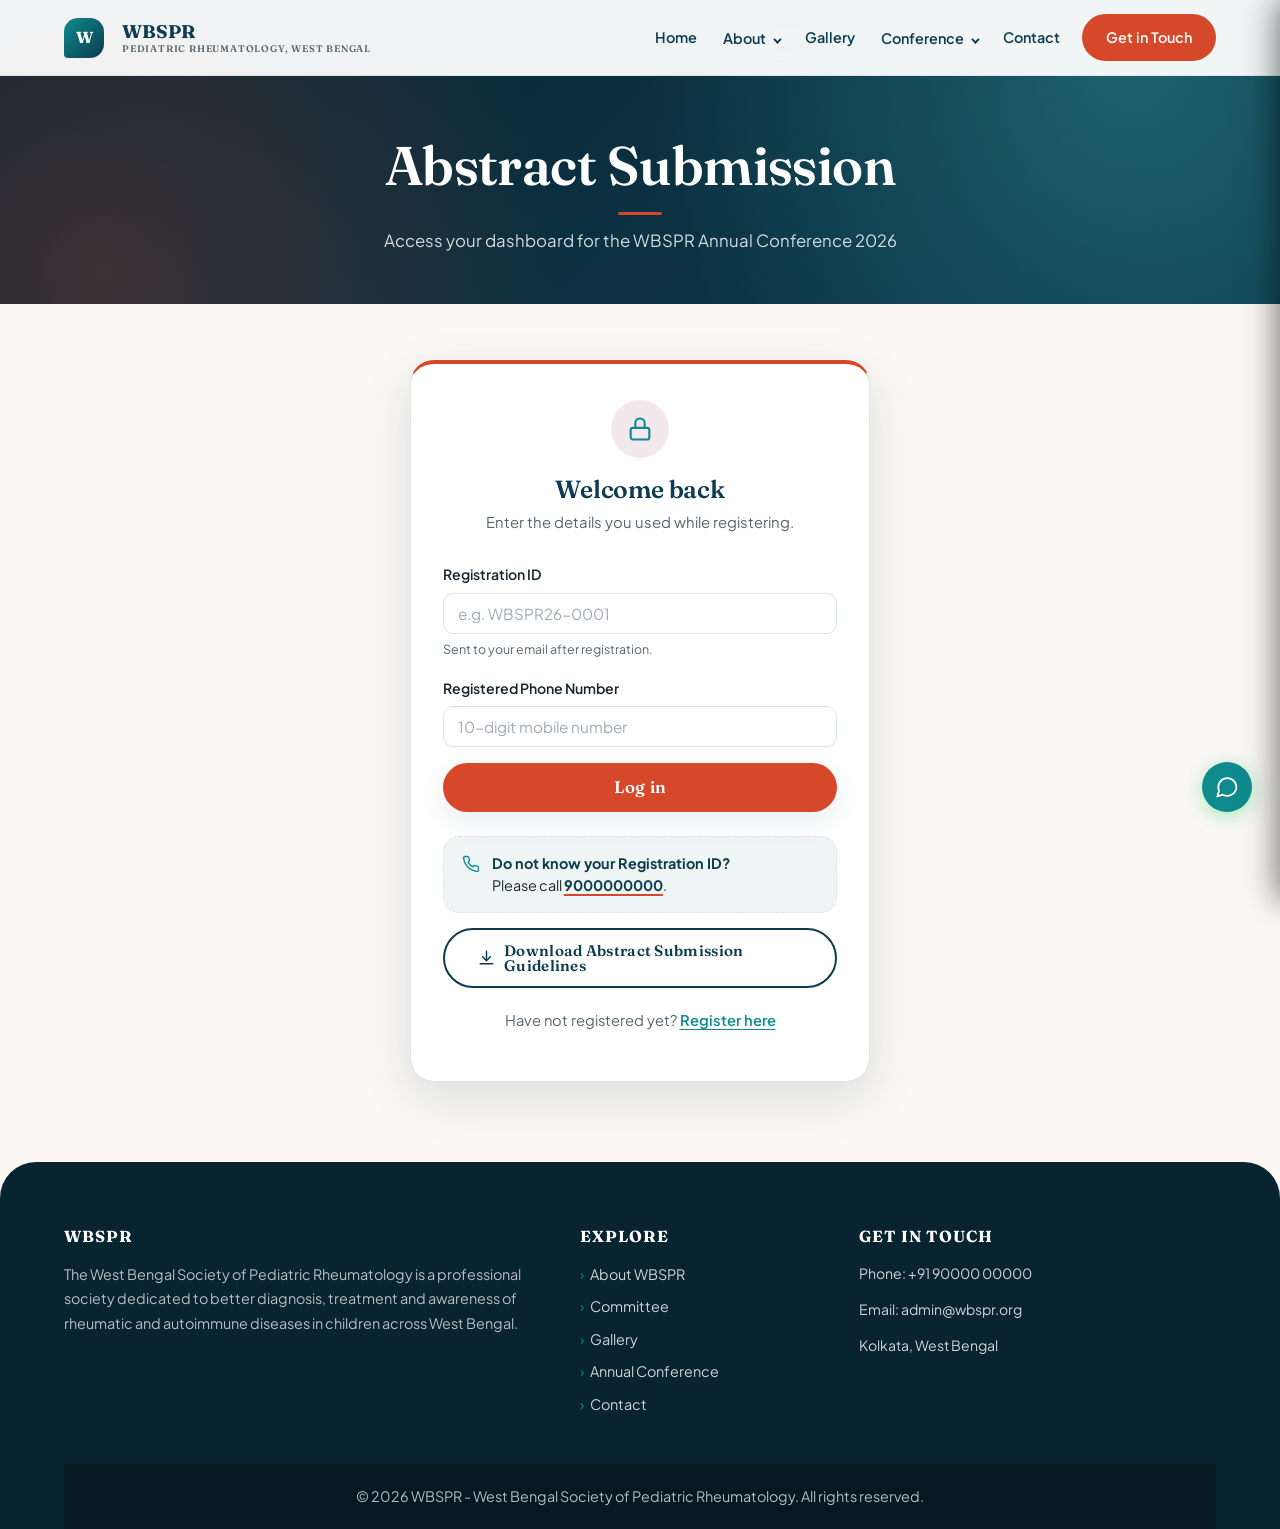
<file: dashboard.html>
<!DOCTYPE html>
<html lang="en">

<head>
  <meta charset="UTF-8">
  <meta name="viewport" content="width=device-width, initial-scale=1.0">
  <title>Delegate Dashboard | WBSPR Annual Conference 2026</title>
  <meta name="description"
    content="Your delegate dashboard for the WBSPR Annual Conference 2026: registration details, identity upload and abstract submission.">
  <meta name="robots" content="noindex">
  <link rel="stylesheet" href="style.css">
  <link rel="stylesheet" href="portal.css">
</head>

<body>

  <!-- SVG icon sprite (line icons, referenced with <use>) -->
  <svg class="visually-hidden" aria-hidden="true" focusable="false">
    <symbol id="i-user" viewBox="0 0 24 24">
      <circle cx="12" cy="8" r="4" />
      <path d="M4 21a8 8 0 0 1 16 0" />
    </symbol>
    <symbol id="i-phone" viewBox="0 0 24 24">
      <path
        d="M22 16.9v3a2 2 0 0 1-2.2 2 19.8 19.8 0 0 1-8.6-3.1 19.5 19.5 0 0 1-6-6A19.8 19.8 0 0 1 2.1 4.2 2 2 0 0 1 4.1 2h3a2 2 0 0 1 2 1.7c.1 1 .4 1.9.7 2.8a2 2 0 0 1-.5 2.1L8.1 9.9a16 16 0 0 0 6 6l1.3-1.3a2 2 0 0 1 2.1-.4c.9.3 1.8.6 2.8.7a2 2 0 0 1 1.7 2z" />
    </symbol>
    <symbol id="i-mail" viewBox="0 0 24 24">
      <rect x="3" y="5" width="18" height="14" rx="2" />
      <path d="m3 7 9 6 9-6" />
    </symbol>
    <symbol id="i-tag" viewBox="0 0 24 24">
      <path d="M20.6 13.4 13.4 20.6a2 2 0 0 1-2.8 0L3 13V3h10l7.6 7.6a2 2 0 0 1 0 2.8z" />
      <circle cx="7.5" cy="7.5" r="1.2" />
    </symbol>
    <symbol id="i-wallet" viewBox="0 0 24 24">
      <rect x="3" y="6" width="18" height="14" rx="2" />
      <path d="M3 10h18M16 15h2" />
    </symbol>
    <symbol id="i-shield" viewBox="0 0 24 24">
      <path d="M12 3 4 6v6c0 4.5 3.2 7.8 8 9 4.8-1.2 8-4.5 8-9V6l-8-3z" />
      <path d="m9 12 2 2 4-4" />
    </symbol>
    <symbol id="i-check" viewBox="0 0 24 24">
      <path d="m5 12.5 4.5 4.5L19 7.5" />
    </symbol>
    <symbol id="i-lock" viewBox="0 0 24 24">
      <rect x="4" y="11" width="16" height="10" rx="2" />
      <path d="M8 11V7a4 4 0 0 1 8 0v4" />
    </symbol>
    <symbol id="i-upload" viewBox="0 0 24 24">
      <path d="M12 16V4M7 9l5-5 5 5M4 20h16" />
    </symbol>
    <symbol id="i-file" viewBox="0 0 24 24">
      <path d="M14 3H7a2 2 0 0 0-2 2v14a2 2 0 0 0 2 2h10a2 2 0 0 0 2-2V8l-5-5z" />
      <path d="M14 3v5h5M9 13h6M9 17h6" />
    </symbol>
    <symbol id="i-image" viewBox="0 0 24 24">
      <rect x="3" y="4" width="18" height="16" rx="2" />
      <circle cx="9" cy="10" r="1.6" />
      <path d="m21 16-5-5-8 8" />
    </symbol>
    <symbol id="i-id" viewBox="0 0 24 24">
      <rect x="3" y="5" width="18" height="14" rx="2" />
      <circle cx="9" cy="11" r="2" />
      <path d="M6 16c.6-1.6 1.7-2.4 3-2.4s2.4.8 3 2.4M15 10h3M15 14h3" />
    </symbol>
    <symbol id="i-alert" viewBox="0 0 24 24">
      <circle cx="12" cy="12" r="9" />
      <path d="M12 8v5M12 16.5v.01" />
    </symbol>
    <symbol id="i-info" viewBox="0 0 24 24">
      <circle cx="12" cy="12" r="9" />
      <path d="M12 11v5M12 7.5v.01" />
    </symbol>
  </svg>

  <!-- Navigation (loaded by script.js) -->
  <div id="nav-placeholder"></div>

  <header class="page-header">
    <div class="container animate-on-scroll">
      <h1>Delegate Dashboard</h1>
      <div class="divider"></div>
      <p id="welcome-text">Welcome back</p>
    </div>
  </header>

  <main class="portal-main">
    <div class="container">

      <div id="page-alert" class="inline-alert inline-alert-error" role="alert" aria-live="assertive">
        <svg class="icon" aria-hidden="true">
          <use href="#i-alert" />
        </svg>
        <span id="page-alert-text"></span>
      </div>

      <!-- ===================== PROFILE (from Google Sheet) ===================== -->
      <section class="profile-panel" aria-labelledby="profile-title">
        <div class="profile-panel-head">
          <div>
            <div class="reg-label" id="profile-title">Registration ID</div>
            <div class="reg-value" id="p-regid">-</div>
          </div>
          <div class="profile-panel-actions">
            <button type="button" id="logout-btn" class="btn btn-logout">Log out</button>
          </div>
        </div>

        <div class="profile-grid">
          <div class="profile-item">
            <span class="p-icon"><svg class="icon" aria-hidden="true">
                <use href="#i-user" />
              </svg></span>
            <div class="p-body">
              <div class="p-label">Name</div>
              <div class="p-value is-loading" id="p-name">Loading...</div>
            </div>
          </div>
          <div class="profile-item">
            <span class="p-icon"><svg class="icon" aria-hidden="true">
                <use href="#i-phone" />
              </svg></span>
            <div class="p-body">
              <div class="p-label">Phone Number</div>
              <div class="p-value is-loading" id="p-phone">Loading...</div>
            </div>
          </div>
          <div class="profile-item">
            <span class="p-icon"><svg class="icon" aria-hidden="true">
                <use href="#i-mail" />
              </svg></span>
            <div class="p-body">
              <div class="p-label">Email ID</div>
              <div class="p-value is-loading" id="p-email">Loading...</div>
            </div>
          </div>
          <div class="profile-item">
            <span class="p-icon"><svg class="icon" aria-hidden="true">
                <use href="#i-tag" />
              </svg></span>
            <div class="p-body">
              <div class="p-label">Category</div>
              <div class="p-value is-loading" id="p-category">Loading...</div>
            </div>
          </div>
          <div class="profile-item">
            <span class="p-icon"><svg class="icon" aria-hidden="true">
                <use href="#i-wallet" />
              </svg></span>
            <div class="p-body">
              <div class="p-label">Amount Paid</div>
              <div class="p-value is-loading" id="p-amount">Loading...</div>
            </div>
          </div>
          <div class="profile-item">
            <span class="p-icon"><svg class="icon" aria-hidden="true">
                <use href="#i-shield" />
              </svg></span>
            <div class="p-body">
              <div class="p-label">Payment Status</div>
              <div class="p-value is-loading" id="p-status">Loading...</div>
            </div>
          </div>
        </div>
      </section>

      <!-- ===================== PROGRESS ===================== -->
      <ol class="steps" aria-label="Submission progress">
        <li class="step is-current" id="step-1">
          <span class="step-num"><span class="num-text">1</span><svg class="icon done-icon" aria-hidden="true">
              <use href="#i-check" />
            </svg></span>
          Upload your ID or photo
        </li>
        <li class="step" id="step-2">
          <span class="step-num"><span class="num-text">2</span><svg class="icon done-icon" aria-hidden="true">
              <use href="#i-check" />
            </svg></span>
          Confirm the declaration
        </li>
        <li class="step" id="step-3">
          <span class="step-num"><span class="num-text">3</span><svg class="icon done-icon" aria-hidden="true">
              <use href="#i-check" />
            </svg></span>
          Submit your abstract
        </li>
      </ol>

      <!-- ===================== UPLOADS ===================== -->
      <div class="upload-grid">

        <!-- LEFT: ID / photo (first upload is mandatory, later uploads are optional extras) -->
        <section class="upload-card" id="photo-card" aria-labelledby="photo-title">
          <div class="upload-card-head">
            <span class="c-icon"><svg class="icon" aria-hidden="true">
                <use href="#i-id" />
              </svg></span>
            <div>
              <h3 id="photo-title">Upload your ID or photo</h3>
              <p id="photo-sub">Required before you can submit an abstract.</p>
            </div>
            <span class="badge badge-gold" id="photo-badge">Required</span>
          </div>

          <div class="verified-strip">
            <svg class="icon" aria-hidden="true">
              <use href="#i-check" />
            </svg>
            <span>Identity received. You can add more images here at any time.</span>
          </div>

          <fieldset>
            <legend class="visually-hidden">Upload an ID or photograph</legend>

            <input type="file" id="photo-input" class="visually-hidden" accept="image/jpeg,image/png,image/webp">
            <label class="dropzone" id="photo-drop" for="photo-input">
              <svg class="icon" aria-hidden="true">
                <use href="#i-image" />
              </svg>
              <span><strong>Click to choose</strong> or drag and drop</span>
              <small id="photo-drop-hint">ID card or a clear picture of yourself. JPG, PNG or WebP, up to 5 MB.</small>
            </label>
            <input type="file" id="photo-camera" class="visually-hidden" accept="image/*" capture="user">

            <div class="file-chip" id="photo-chip">
              <svg class="icon" aria-hidden="true">
                <use href="#i-image" />
              </svg>
              <span class="name" id="photo-chip-name"></span>
              <span class="size" id="photo-chip-size"></span>
              <button type="button" id="photo-chip-clear">Remove</button>
            </div>

            <div class="upload-actions">
              <button type="button" id="photo-camera-btn" class="btn btn-secondary" hidden>Take a photo</button>
              <button type="button" id="photo-submit" class="btn btn-primary" disabled>Upload</button>
            </div>
            <p class="upload-status" id="photo-status" role="status" aria-live="polite"></p>
          </fieldset>
        </section>

        <!-- RIGHT: abstract (locked until the ID / photo is uploaded) -->
        <section class="upload-card is-locked" id="abstract-card" aria-labelledby="abstract-title">
          <div class="upload-card-head">
            <span class="c-icon"><svg class="icon" aria-hidden="true">
                <use href="#i-file" />
              </svg></span>
            <div>
              <h3 id="abstract-title">Abstract submission</h3>
              <p>PowerPoint (PPT, PPTX) or Word (DOC, DOCX), up to 10 MB.</p>
            </div>
            <span class="badge badge-primary" id="abstract-badge">Locked</span>
          </div>

          <div class="lock-notice">
            <svg class="icon" aria-hidden="true">
              <use href="#i-lock" />
            </svg>
            <span>Upload your ID or photo first. Abstract submission opens right after that.</span>
          </div>

          <fieldset id="abstract-fieldset" disabled>
            <legend class="visually-hidden">Submit an abstract</legend>

            <input type="file" id="abstract-input" class="visually-hidden"
              accept=".ppt,.pptx,.doc,.docx,application/vnd.ms-powerpoint,application/vnd.openxmlformats-officedocument.presentationml.presentation,application/msword,application/vnd.openxmlformats-officedocument.wordprocessingml.document">
            <label class="dropzone" id="abstract-drop" for="abstract-input">
              <svg class="icon" aria-hidden="true">
                <use href="#i-upload" />
              </svg>
              <span><strong>Click to choose</strong> or drag and drop</span>
              <small>.ppt, .pptx, .doc or .docx</small>
            </label>

            <div class="file-chip" id="abstract-chip">
              <svg class="icon" aria-hidden="true">
                <use href="#i-file" />
              </svg>
              <span class="name" id="abstract-chip-name"></span>
              <span class="size" id="abstract-chip-size"></span>
              <button type="button" id="abstract-chip-clear">Remove</button>
            </div>

            <!-- Declaration text: edit the wording here if the committee wants something different -->
            <label class="declaration" for="declaration-check">
              <input type="checkbox" id="declaration-check">
              <span>I confirm that the information provided by me is correct and complete, that the ID or photograph I
                uploaded belongs to me, and that the abstract I am submitting is my own work. I understand that the
                organising committee may reject or withdraw my submission if any information is found to be
                incorrect.</span>
            </label>

            <div class="upload-actions">
              <button type="button" id="abstract-submit" class="btn btn-gold" disabled>Submit abstract</button>
            </div>
            <p class="upload-status" id="abstract-status" role="status" aria-live="polite"></p>
          </fieldset>
        </section>
      </div>

      <!-- ===================== SUBMISSIONS ===================== -->
      <section class="submissions" aria-labelledby="subs-title">
        <h3 id="subs-title">Your submissions</h3>
        <p>Everything you have uploaded so far, newest first.</p>
        <ul class="sub-list" id="sub-list">
          <li class="sub-empty">Nothing uploaded yet.</li>
        </ul>
      </section>

    </div>
  </main>

  <div id="footer-placeholder"></div>

  <div class="loader-overlay">
    <div class="loader-spinner"></div>
    <div class="loader-text">Loading</div>
  </div>

  <div class="portal-busy" id="busy" role="alert" aria-live="assertive">
    <div class="loader-spinner"></div>
    <p id="busy-text">Uploading, please wait...</p>
  </div>

  <script src="script.js"></script>
  <script>
    (function () {
      'use strict';

      // ---------------- Configuration ----------------
      var API_URL = window.WBSPR_API_CONFIG && window.WBSPR_API_CONFIG.API_URL; // set in script.js
      var SESSION_KEY = 'wbpPortalSession';
      var SESSION_TTL_MS = 12 * 60 * 60 * 1000;

      var LIMITS = {
        image: { exts: ['jpg', 'jpeg', 'png', 'webp'], maxBytes: 5 * 1024 * 1024, label: 'JPG, PNG or WebP' },
        abstract: { exts: ['ppt', 'pptx', 'doc', 'docx'], maxBytes: 10 * 1024 * 1024, label: 'PPT, PPTX, DOC or DOCX' }
      };

      // ---------------- State ----------------
      var session = readSession();
      var profile = null;
      var pending = { image: null, abstract: null };

      // ---------------- Helpers ----------------
      function $(id) { return document.getElementById(id); }

      function readSession() {
        try {
          var s = JSON.parse(localStorage.getItem(SESSION_KEY) || 'null');
          if (s && s.regId && s.phone && (Date.now() - s.at) < SESSION_TTL_MS) return s;
        } catch (e) { /* fall through */ }
        return null;
      }
      function goToLogin() {
        localStorage.removeItem(SESSION_KEY);
        window.location.replace('login.html');
      }

      function api(payload) {
        return fetch(API_URL, { method: 'POST', body: JSON.stringify(payload) })
          .then(function (res) {
            if (!res.ok) throw new Error('HTTP ' + res.status);
            return res.json();
          });
      }

      function showPageAlert(msg) {
        $('page-alert-text').textContent = msg;
        $('page-alert').classList.add('show');
      }
      function setStatus(id, msg, kind) {
        var el = $(id);
        el.textContent = msg || '';
        el.className = 'upload-status' + (kind ? ' ' + kind : '');
      }
      function setBusy(on, text) {
        $('busy').classList.toggle('show', !!on);
        if (text) $('busy-text').textContent = text;
      }

      function ext(name) { var m = /\.([a-z0-9]+)$/i.exec(name || ''); return m ? m[1].toLowerCase() : ''; }
      function niceSize(b) { return b >= 1048576 ? (b / 1048576).toFixed(1) + ' MB' : Math.max(1, Math.round(b / 1024)) + ' KB'; }
      function niceDate(iso) {
        var d = new Date(iso);
        if (isNaN(d)) return '';
        return d.toLocaleString('en-IN', { day: '2-digit', month: 'short', year: 'numeric', hour: '2-digit', minute: '2-digit' });
      }
      function formatPhone(p) {
        var d = String(p || '').replace(/\D/g, '').slice(-10);
        return d.length === 10 ? '+91 ' + d.slice(0, 5) + ' ' + d.slice(5) : (p || '-');
      }
      function formatAmount(p) {
        if (p.isFree) return 'Free';
        var n = Number(p.amount);
        return n > 0 ? '\u20B9' + n.toLocaleString('en-IN') : 'Not applicable';
      }

      function readAsBase64(blob) {
        return new Promise(function (resolve, reject) {
          var r = new FileReader();
          r.onload = function () { resolve(String(r.result).split(',')[1]); };
          r.onerror = function () { reject(new Error('read')); };
          r.readAsDataURL(blob);
        });
      }

      // Shrinks big phone photos so uploads are quick. Falls back to the original file.
      function prepareImage(file) {
        return new Promise(function (resolve) {
          var keep = { blob: file, name: file.name, type: file.type };
          var url = URL.createObjectURL(file);
          var img = new Image();
          img.onload = function () {
            var scale = Math.min(1, 1600 / Math.max(img.width, img.height));
            var c = document.createElement('canvas');
            c.width = Math.round(img.width * scale);
            c.height = Math.round(img.height * scale);
            var g = c.getContext('2d');
            g.fillStyle = '#fff';
            g.fillRect(0, 0, c.width, c.height);
            g.drawImage(img, 0, 0, c.width, c.height);
            c.toBlob(function (b) {
              URL.revokeObjectURL(url);
              if (b && b.size < file.size) {
                resolve({ blob: b, name: file.name.replace(/\.[^.]+$/, '') + '.jpg', type: 'image/jpeg' });
              } else { resolve(keep); }
            }, 'image/jpeg', 0.85);
          };
          img.onerror = function () { URL.revokeObjectURL(url); resolve(keep); };
          img.src = url;
        });
      }

      // ---------------- Rendering ----------------
      function renderProfile() {
        var map = {
          'p-name': profile.name || '-',
          'p-phone': formatPhone(profile.mobile),
          'p-email': profile.email || '-',
          'p-category': profile.category || '-',
          'p-amount': formatAmount(profile),
          'p-status': profile.paymentStatus || '-'
        };
        Object.keys(map).forEach(function (id) {
          var el = $(id);
          el.textContent = map[id];
          el.classList.remove('is-loading');
        });
        $('p-regid').textContent = profile.regId;
        $('welcome-text').textContent = 'Welcome, ' + (profile.name || profile.regId);
      }

      function renderGate() {
        var verified = !!profile.hasIdentity;
        var abstractDone = !!profile.abstractSubmitted;

        // Photo card wording changes after the first (mandatory) upload
        var photoCard = $('photo-card');
        photoCard.classList.toggle('is-verified', verified);
        $('photo-title').textContent = verified ? 'Your photo and images' : 'Upload your ID or photo';
        $('photo-sub').textContent = verified ? 'Add any other image whenever you need to.' : 'Required before you can submit an abstract.';
        $('photo-drop-hint').textContent = verified
          ? 'JPG, PNG or WebP, up to 5 MB.'
          : 'ID card or a clear picture of yourself. JPG, PNG or WebP, up to 5 MB.';
        var pb = $('photo-badge');
        pb.textContent = verified ? 'Verified' : 'Required';
        pb.className = 'badge ' + (verified ? 'badge-success' : 'badge-gold');
        $('photo-submit').textContent = verified ? 'Upload image' : 'Upload ID or photo';

        // Abstract card unlocks only when the ID / photo is on file
        var aCard = $('abstract-card');
        aCard.classList.toggle('is-locked', !verified);
        $('abstract-fieldset').disabled = !verified;
        var ab = $('abstract-badge');
        ab.textContent = abstractDone ? 'Submitted' : (verified ? 'Open' : 'Locked');
        ab.className = 'badge ' + (abstractDone ? 'badge-success' : (verified ? 'badge-teal' : 'badge-primary'));
        $('abstract-submit').textContent = abstractDone ? 'Replace abstract' : 'Submit abstract';

        renderSteps();
        updateButtons();
      }

      function renderSteps() {
        var verified = !!profile.hasIdentity;
        var abstractDone = !!profile.abstractSubmitted;
        var declared = $('declaration-check').checked || abstractDone;

        function set(id, state) {
          var el = $(id);
          el.classList.toggle('is-done', state === 'done');
          el.classList.toggle('is-current', state === 'current');
        }
        set('step-1', verified ? 'done' : 'current');
        set('step-2', !verified ? '' : (declared ? 'done' : 'current'));
        set('step-3', abstractDone ? 'done' : (verified && declared ? 'current' : ''));
      }

      function renderSubmissions() {
        var list = $('sub-list');
        list.textContent = '';
        var items = (profile.uploads || []).slice().sort(function (a, b) { return new Date(b.uploadedAt) - new Date(a.uploadedAt); });
        if (!items.length) {
          var li = document.createElement('li');
          li.className = 'sub-empty';
          li.textContent = 'Nothing uploaded yet.';
          list.appendChild(li);
          return;
        }
        var labels = { identity: 'ID or photo (verification)', image: 'Additional image', abstract: 'Abstract' };
        items.forEach(function (u) {
          var li = document.createElement('li');
          li.className = 'sub-item';

          var icon = document.createElement('span');
          icon.className = 's-icon';
          icon.innerHTML = '<svg class="icon" aria-hidden="true"><use href="#' + (u.type === 'abstract' ? 'i-file' : 'i-image') + '"/></svg>';

          var body = document.createElement('div');
          body.className = 's-body';
          var name = document.createElement('div');
          name.className = 's-name';
          name.textContent = u.fileName;
          var meta = document.createElement('div');
          meta.className = 's-meta';
          meta.textContent = (labels[u.type] || u.type) + '  |  ' + niceDate(u.uploadedAt);
          body.appendChild(name);
          body.appendChild(meta);

          var badge = document.createElement('span');
          badge.className = 'badge badge-success';
          badge.textContent = 'Received';

          li.appendChild(icon);
          li.appendChild(body);
          li.appendChild(badge);
          list.appendChild(li);
        });
      }

      function applyProfile(p) {
        profile = p;
        renderProfile();
        renderGate();
        renderSubmissions();
      }

      // ---------------- File selection ----------------
      function setPending(kind, file) {
        var rule = LIMITS[kind];
        var statusId = kind === 'image' ? 'photo-status' : 'abstract-status';
        setStatus(statusId, '');

        if (file) {
          if (rule.exts.indexOf(ext(file.name)) === -1) {
            setStatus(statusId, 'Unsupported file type. Please choose ' + rule.label + '.', 'err');
            file = null;
          } else if (kind === 'abstract' && file.size > rule.maxBytes) {
            setStatus(statusId, 'This file is larger than 10 MB. Please compress it and try again.', 'err');
            file = null;
          } else if (kind === 'image' && file.size > 15 * 1024 * 1024) {
            setStatus(statusId, 'This image is too large. Please choose one under 15 MB.', 'err');
            file = null;
          }
        }
        pending[kind] = file || null;

        var p = kind === 'image' ? 'photo' : 'abstract';
        $(p + '-chip').classList.toggle('show', !!file);
        $(p + '-drop').classList.toggle('has-file', !!file);
        if (file) {
          $(p + '-chip-name').textContent = file.name;
          $(p + '-chip-size').textContent = niceSize(file.size);
        } else {
          $(p + '-input').value = '';
          if (kind === 'image') $('photo-camera').value = '';
        }
        updateButtons();
      }

      function updateButtons() {
        if (!profile) return;
        $('photo-submit').disabled = !pending.image;
        $('abstract-submit').disabled = !(profile.hasIdentity && pending.abstract && $('declaration-check').checked);
        renderSteps();
      }

      function wireDropzone(kind, dropId, inputId) {
        var drop = $(dropId), input = $(inputId);
        input.addEventListener('change', function () { setPending(kind, this.files[0]); });
        ['dragenter', 'dragover'].forEach(function (t) {
          drop.addEventListener(t, function (e) { e.preventDefault(); drop.classList.add('is-dragover'); });
        });
        ['dragleave', 'drop'].forEach(function (t) {
          drop.addEventListener(t, function (e) { e.preventDefault(); drop.classList.remove('is-dragover'); });
        });
        drop.addEventListener('drop', function (e) {
          if (kind === 'abstract' && !(profile && profile.hasIdentity)) return; // locked
          var f = e.dataTransfer && e.dataTransfer.files && e.dataTransfer.files[0];
          if (f) setPending(kind, f);
        });
      }

      // ---------------- Uploading ----------------
      function send(payload, busyText) {
        setBusy(true, busyText);
        return api(payload).then(function (data) {
          setBusy(false);
          if (data && data.code === 'AUTH_FAILED') { goToLogin(); return null; }
          return data;
        }).catch(function () {
          setBusy(false);
          return { success: false, message: 'We could not reach the server. Please check your connection and try again.' };
        });
      }

      function uploadImage() {
        var file = pending.image;
        if (!file || !profile) return;
        setStatus('photo-status', '');
        var wasVerified = !!profile.hasIdentity;

        prepareImage(file).then(function (prepared) {
          if (prepared.blob.size > LIMITS.image.maxBytes) {
            setStatus('photo-status', 'This image is still larger than 5 MB after compression. Please choose a smaller one.', 'err');
            return null;
          }
          return readAsBase64(prepared.blob).then(function (b64) {
            return send({
              action: 'upload',
              uploadType: 'image',
              regId: session.regId,
              phone: session.phone,
              filename: prepared.name,
              mimeType: prepared.type,
              base64Data: b64
            }, 'Uploading your image, please wait...');
          });
        }).then(function (data) {
          if (!data) return;
          if (data.success) {
            setPending('image', null);
            applyProfile(data.profile);
            setStatus('photo-status',
              wasVerified ? 'Image uploaded successfully.' : 'Identity received. Abstract submission is now open.', 'ok');
            if (!wasVerified) $('abstract-card').scrollIntoView({ behavior: 'smooth', block: 'center' });
          } else {
            setStatus('photo-status', data.message || 'Upload failed. Please try again.', 'err');
          }
        }).catch(function () {
          setStatus('photo-status', 'Could not read this file. Please try another one.', 'err');
        });
      }

      function uploadAbstract() {
        var file = pending.abstract;
        if (!file || !profile || !profile.hasIdentity) return;
        if (!$('declaration-check').checked) {
          return setStatus('abstract-status', 'Please tick the declaration before submitting.', 'err');
        }
        setStatus('abstract-status', '');

        readAsBase64(file).then(function (b64) {
          return send({
            action: 'upload',
            uploadType: 'abstract',
            regId: session.regId,
            phone: session.phone,
            filename: file.name,
            mimeType: file.type || 'application/octet-stream',
            base64Data: b64,
            declaration: true
          }, 'Submitting your abstract, please wait...');
        }).then(function (data) {
          if (!data) return;
          if (data.success) {
            setPending('abstract', null);
            $('declaration-check').checked = false;
            applyProfile(data.profile);
            setStatus('abstract-status', 'Abstract submitted successfully.', 'ok');
          } else {
            setStatus('abstract-status', data.message || 'Submission failed. Please try again.', 'err');
          }
        }).catch(function () {
          setStatus('abstract-status', 'Could not read this file. Please try another one.', 'err');
        });
      }

      // ---------------- Start ----------------
      if (!session) { goToLogin(); return; }

      $('logout-btn').addEventListener('click', goToLogin);
      wireDropzone('image', 'photo-drop', 'photo-input');
      wireDropzone('abstract', 'abstract-drop', 'abstract-input');
      $('photo-camera').addEventListener('change', function () { setPending('image', this.files[0]); });
      $('photo-camera-btn').addEventListener('click', function () { $('photo-camera').click(); });
      if (navigator.maxTouchPoints > 0) $('photo-camera-btn').hidden = false; // camera shortcut on phones and tablets only
      $('photo-chip-clear').addEventListener('click', function () { setPending('image', null); });
      $('abstract-chip-clear').addEventListener('click', function () { setPending('abstract', null); });
      $('declaration-check').addEventListener('change', updateButtons);
      $('photo-submit').addEventListener('click', uploadImage);
      $('abstract-submit').addEventListener('click', uploadAbstract);

      if (!API_URL) { showPageAlert('The portal is not configured yet. Please contact the organisers.'); return; }

      api({ action: 'profile', regId: session.regId, phone: session.phone })
        .then(function (data) {
          if (data && data.success && data.profile) {
            applyProfile(data.profile);
          } else if (data && data.code === 'AUTH_FAILED') {
            goToLogin();
          } else {
            showPageAlert((data && data.message) || 'We could not load your details. Please refresh the page.');
          }
        })
        .catch(function () {
          showPageAlert('We could not reach the server. Please check your internet connection and refresh the page.');
        });
    })();
  </script>
</body>

</html>
</file>
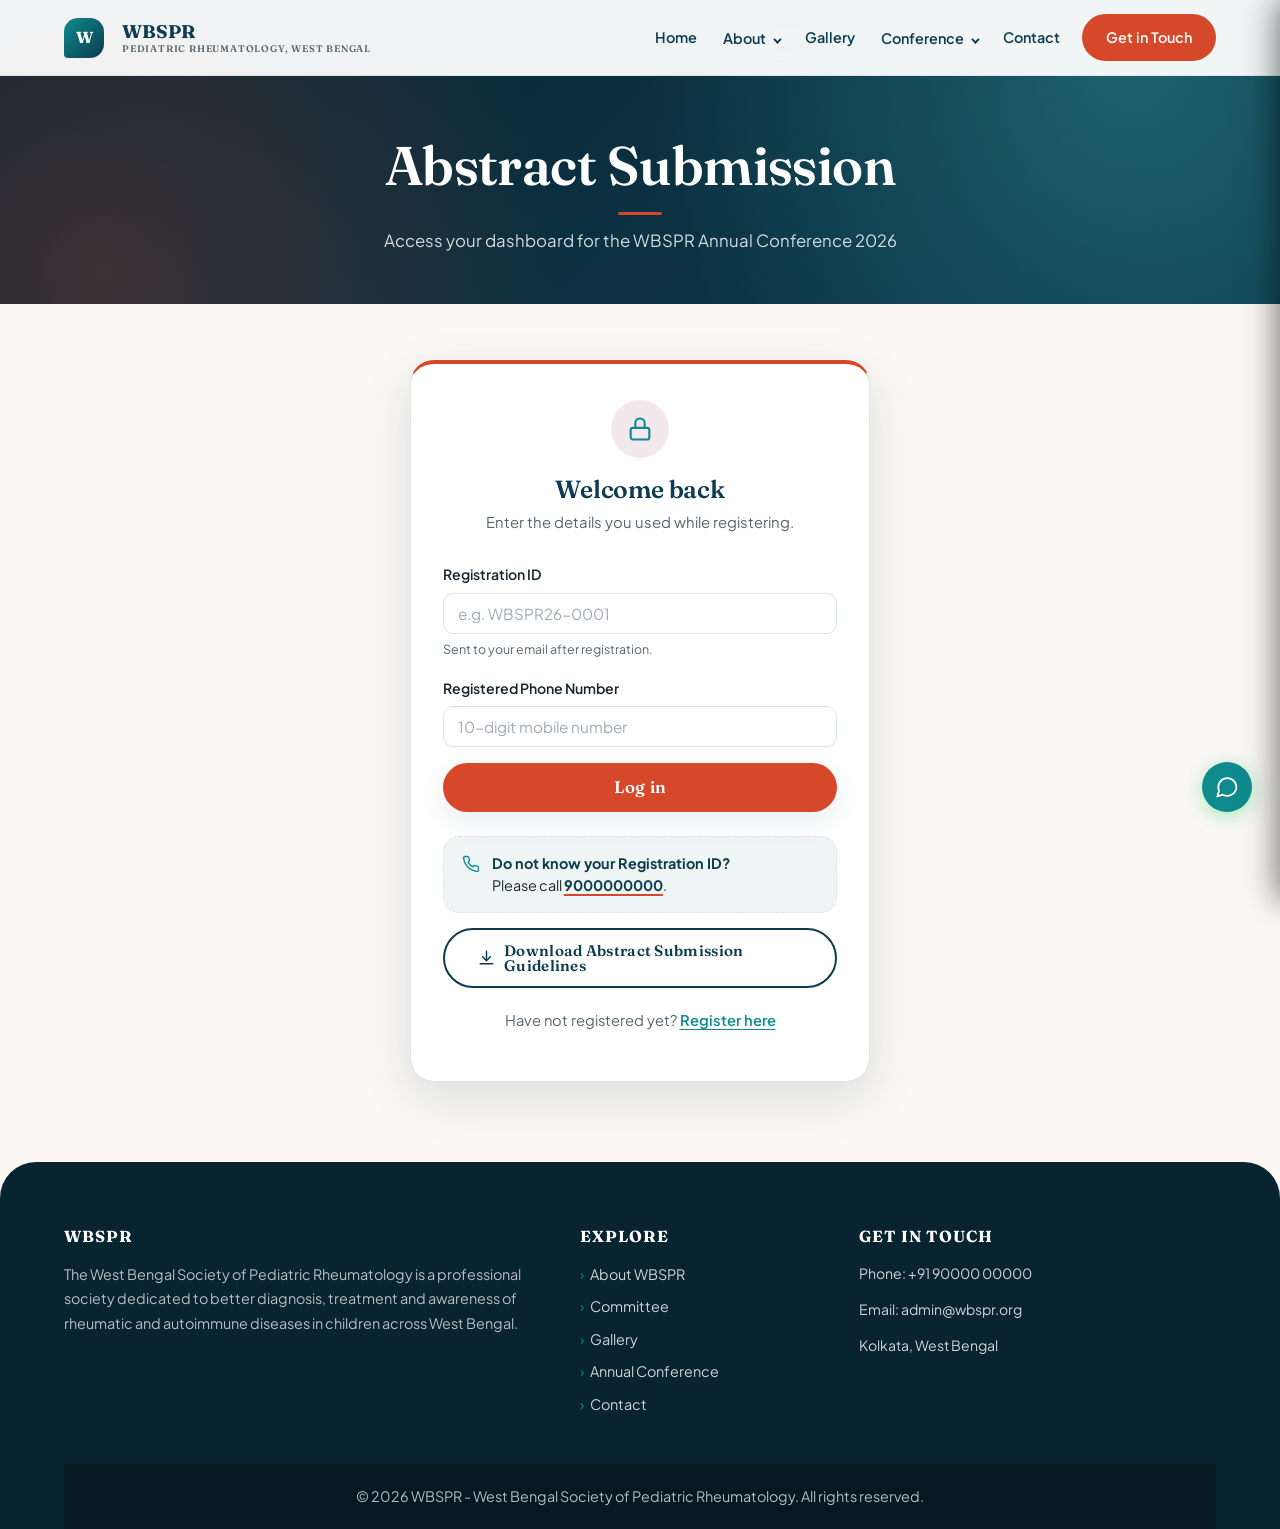
<file: login.html>
<!DOCTYPE html>
<html lang="en">

<head>
    <meta charset="UTF-8">
    <meta name="viewport" content="width=device-width, initial-scale=1.0">
    <title>Delegate Login | WBSPR Annual Conference 2026</title>
    <meta name="description"
        content="Log in with your Registration ID and registered phone number to access your WBSPR Annual Conference 2026 delegate dashboard.">
    <meta name="robots" content="noindex">
    <link rel="stylesheet" href="style.css">
    <link rel="stylesheet" href="portal.css">
</head>

<body>

    <!-- Navigation (loaded by script.js) -->
    <div id="nav-placeholder"></div>

    <header class="page-header">
        <div class="container animate-on-scroll">
            <h1>Abstract Submission</h1>
            <div class="divider"></div>
            <p>Access your dashboard for the WBSPR Annual Conference 2026</p>
        </div>
    </header>

    <main class="portal-main">
        <div class="container">
            <div class="login-shell animate-on-scroll">
                <div class="login-card">

                    <div class="login-card-head">
                        <div class="login-badge" aria-hidden="true">
                            <svg class="icon" viewBox="0 0 24 24">
                                <rect x="4" y="11" width="16" height="10" rx="2" />
                                <path d="M8 11V7a4 4 0 0 1 8 0v4" />
                            </svg>
                        </div>
                        <h2>Welcome back</h2>
                        <p>Enter the details you used while registering.</p>
                    </div>

                    <div id="login-alert" class="inline-alert inline-alert-error" role="alert" aria-live="assertive">
                        <svg class="icon" viewBox="0 0 24 24" aria-hidden="true">
                            <circle cx="12" cy="12" r="9" />
                            <path d="M12 8v5M12 16.5v.01" />
                        </svg>
                        <span id="login-alert-text"></span>
                    </div>

                    <form id="login-form" novalidate autocomplete="on">
                        <div class="form-group">
                            <label for="login-reg-id">Registration ID</label>
                            <input id="login-reg-id" name="regId" type="text" class="form-control"
                                placeholder="e.g. WBSPR26-0001" autocomplete="off" autocapitalize="characters"
                                spellcheck="false" required>
                            <span class="field-hint">Sent to your email after registration.</span>
                        </div>

                        <div class="form-group">
                            <label for="login-phone">Registered Phone Number</label>
                            <input id="login-phone" name="phone" type="tel" class="form-control"
                                placeholder="10-digit mobile number" inputmode="numeric" autocomplete="tel" required>
                        </div>

                        <button type="submit" id="login-btn" class="btn btn-primary btn-lg w-100">Log in</button>
                    </form>

                    <div class="login-help">
                        <svg class="icon" viewBox="0 0 24 24" aria-hidden="true">
                            <path
                                d="M22 16.9v3a2 2 0 0 1-2.2 2 19.8 19.8 0 0 1-8.6-3.1 19.5 19.5 0 0 1-6-6A19.8 19.8 0 0 1 2.1 4.2 2 2 0 0 1 4.1 2h3a2 2 0 0 1 2 1.7c.1 1 .4 1.9.7 2.8a2 2 0 0 1-.5 2.1L8.1 9.9a16 16 0 0 0 6 6l1.3-1.3a2 2 0 0 1 2.1-.4c.9.3 1.8.6 2.8.7a2 2 0 0 1 1.7 2z" />
                        </svg>
                        <div>
                            <strong>Do not know your Registration ID?</strong><br>
                            Please call <a class="tel-link" href="tel:+919000000000">9000000000</a>.
                        </div>
                    </div>
                    <a class="btn btn-secondary w-100 guideline-btn" href="images/absguide.pdf"
                        download="Abstract-Submission-Guidelines.pdf">
                        <svg class="icon" viewBox="0 0 24 24" aria-hidden="true">
                            <path d="M12 4v12M7 11l5 5 5-5M4 20h16" />
                        </svg>
                        Download Abstract Submission Guidelines
                    </a>
                    <p class="login-foot">
                        Have not registered yet? <a href="register.html">Register here</a>
                    </p>
                </div>
            </div>
        </div>
    </main>

    <div id="footer-placeholder"></div>

    <div class="loader-overlay">
        <div class="loader-spinner"></div>
        <div class="loader-text">Loading</div>
    </div>

    <script src="script.js"></script>
    <script>
        (function () {
            'use strict';

            // API URL comes from CONFIG in script.js, so there is one place to update it.
            var API_URL = window.WBSPR_API_CONFIG && window.WBSPR_API_CONFIG.API_URL;

            var SESSION_KEY = 'wbpPortalSession';
            var SESSION_TTL_MS = 12 * 60 * 60 * 1000; // 12 hours

            var form = document.getElementById('login-form');
            var regInput = document.getElementById('login-reg-id');
            var phoneInput = document.getElementById('login-phone');
            var btn = document.getElementById('login-btn');
            var alertBox = document.getElementById('login-alert');
            var alertTxt = document.getElementById('login-alert-text');

            // Already logged in? Go straight to the dashboard.
            try {
                var existing = JSON.parse(localStorage.getItem(SESSION_KEY) || 'null');
                if (existing && existing.regId && existing.phone && (Date.now() - existing.at) < SESSION_TTL_MS) {
                    window.location.replace('dashboard.html');
                    return;
                }
            } catch (e) { localStorage.removeItem(SESSION_KEY); }

            function showError(msg) {
                alertTxt.textContent = msg;
                alertBox.classList.add('show');
            }
            function clearError() {
                alertBox.classList.remove('show');
                regInput.classList.remove('is-invalid');
                phoneInput.classList.remove('is-invalid');
            }
            function setBusy(busy) {
                btn.disabled = busy;
                btn.textContent = busy ? 'Checking...' : 'Log in';
            }

            form.addEventListener('submit', function (ev) {
                ev.preventDefault();
                clearError();

                var regId = regInput.value.trim().toUpperCase();
                var phone = phoneInput.value.replace(/\D/g, '').slice(-10); // ignores spaces, +91, dashes

                if (!/^WBSPR26-\d{3,}$/.test(regId)) {
                    regInput.classList.add('is-invalid');
                    regInput.focus();
                    return showError('Please enter a valid Registration ID, for example WBSPR26-0001.');
                }
                if (!/^[6-9]\d{9}$/.test(phone)) {
                    phoneInput.classList.add('is-invalid');
                    phoneInput.focus();
                    return showError('Please enter your 10-digit registered mobile number.');
                }
                if (!API_URL) {
                    return showError('The portal is not configured yet. Please contact the organisers.');
                }

                setBusy(true);
                fetch(API_URL, {
                    method: 'POST',
                    body: JSON.stringify({ action: 'login', regId: regId, phone: phone })
                })
                    .then(function (res) {
                        if (!res.ok) throw new Error('HTTP ' + res.status);
                        return res.json();
                    })
                    .then(function (data) {
                        if (data && data.success) {
                            localStorage.setItem(SESSION_KEY, JSON.stringify({
                                regId: data.regId,
                                phone: phone,
                                name: data.name || '',
                                at: Date.now()
                            }));
                            window.location.href = 'dashboard.html';
                        } else {
                            setBusy(false);
                            showError((data && data.message) || 'Login failed. Please check your details.');
                        }
                    })
                    .catch(function () {
                        setBusy(false);
                        showError('We could not reach the server. Please check your internet connection and try again.');
                    });
            });
        })();
    </script>
</body>

</html>
</file>
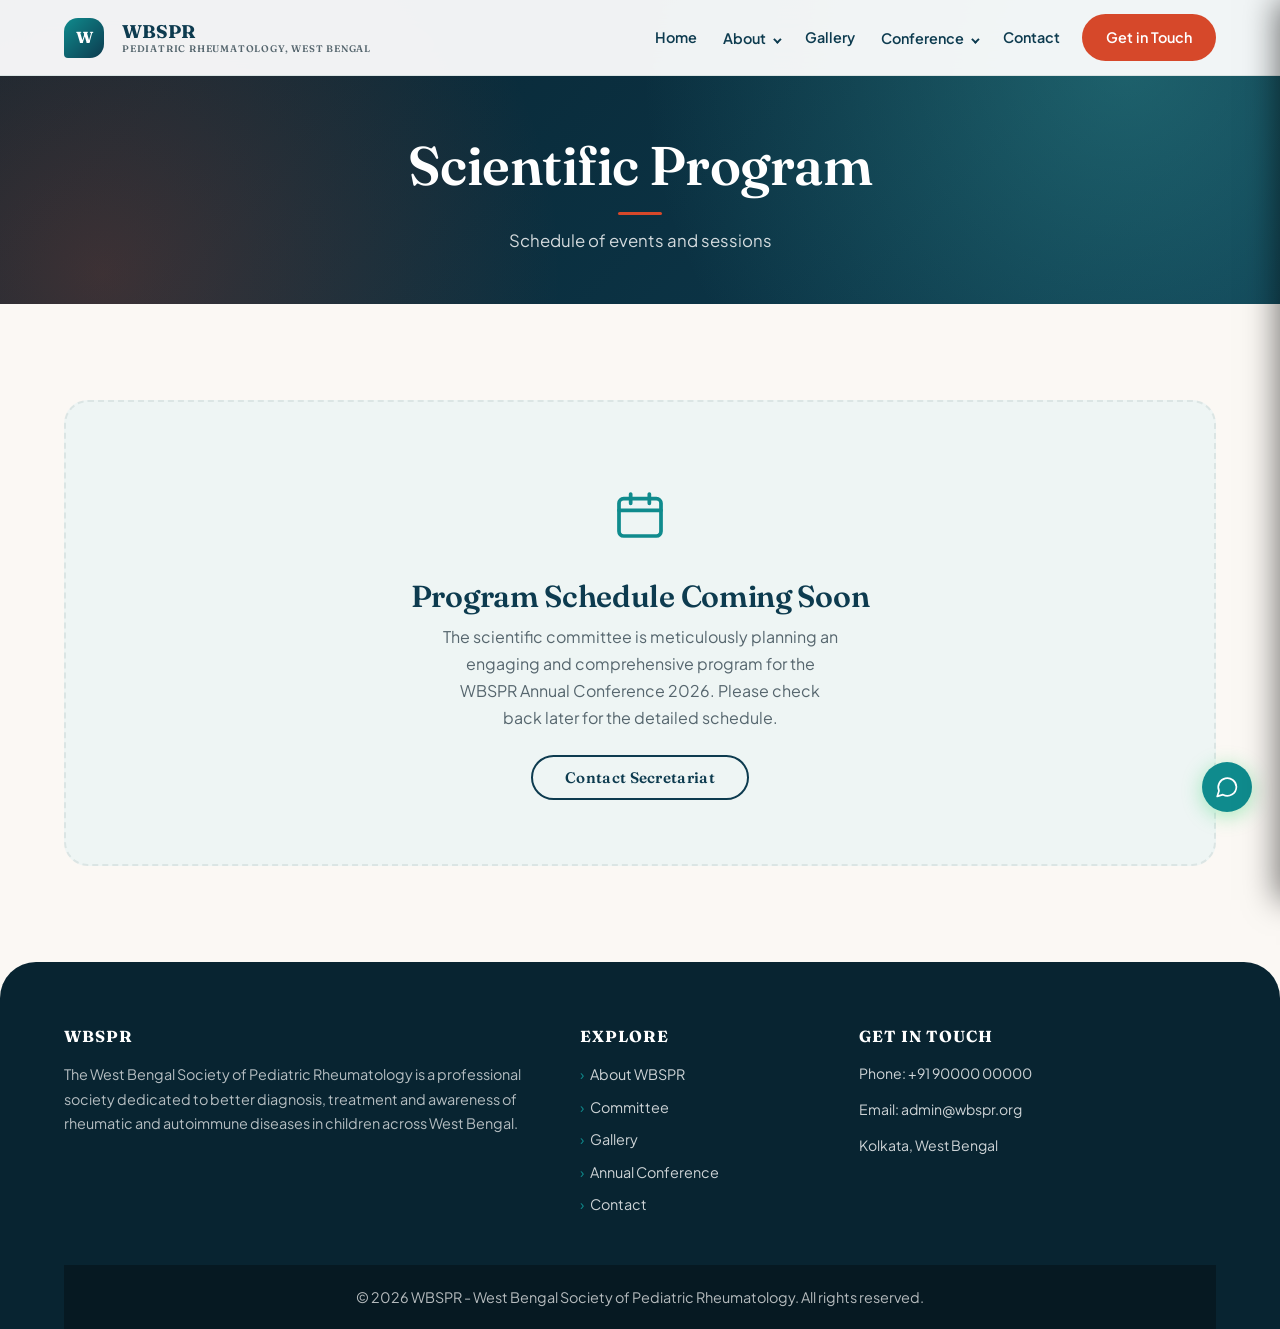
<file: program.html>
<!DOCTYPE html>
<html lang="en">
<head>
  <meta charset="UTF-8">
  <meta name="viewport" content="width=device-width, initial-scale=1.0">
  <title>Scientific Program | WBSPR Annual Conference 2026</title>
  <meta name="description" content="View the scientific program schedule for the WBSPR Annual Conference 2026.">
  <link rel="stylesheet" href="style.css">
</head>
<body>

  <!-- Navigation Placeholder -->
  <div id="nav-placeholder"></div>

  <!-- Page Header -->
  <header class="page-header">
    <div class="container animate-on-scroll">
      <h1>Scientific Program</h1>
      <div class="divider"></div>
      <p>Schedule of events and sessions</p>
    </div>
  </header>

  <main class="section">
    <div class="container animate-on-scroll">
      
      <div class="coming-soon-box">
        <div class="cs-icon"><svg class="ic" viewBox="0 0 24 24"><rect x="3" y="5" width="18" height="16" rx="2"/><path d="M3 10h18M8 3v4M16 3v4"/></svg></div>
        <h3>Program Schedule Coming Soon</h3>
        <p>The scientific committee is meticulously planning an engaging and comprehensive program for the WBSPR Annual Conference 2026. Please check back later for the detailed schedule.</p>
        <a href="contact.html" class="btn btn-outline">Contact Secretariat</a>
      </div>

    </div>
  </main>

  <!-- Footer Placeholder -->
  <div id="footer-placeholder"></div>

  <!-- Loader -->
  <div class="loader-overlay">
    <div class="loader-spinner"></div>
    <div class="loader-text">Loading</div>
  </div>

  <script src="script.js"></script>
</body>
</html>
</file>
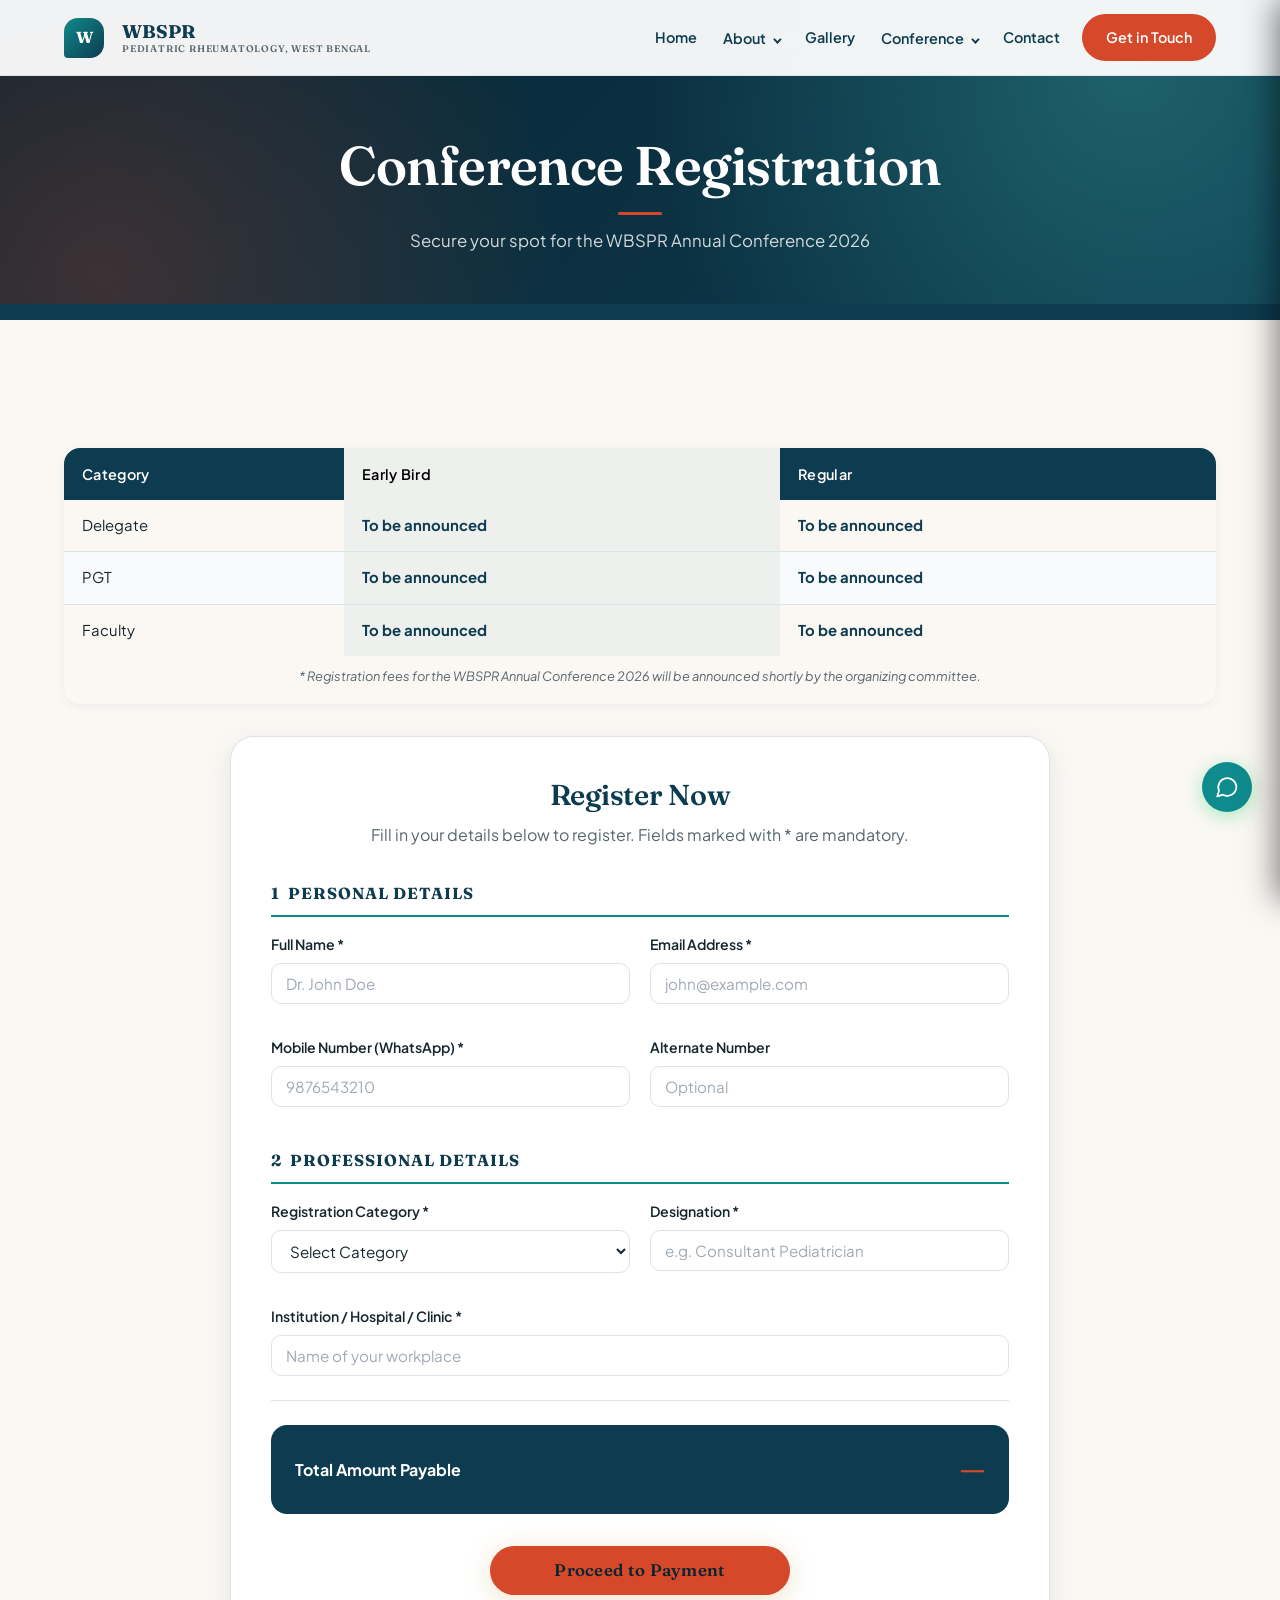
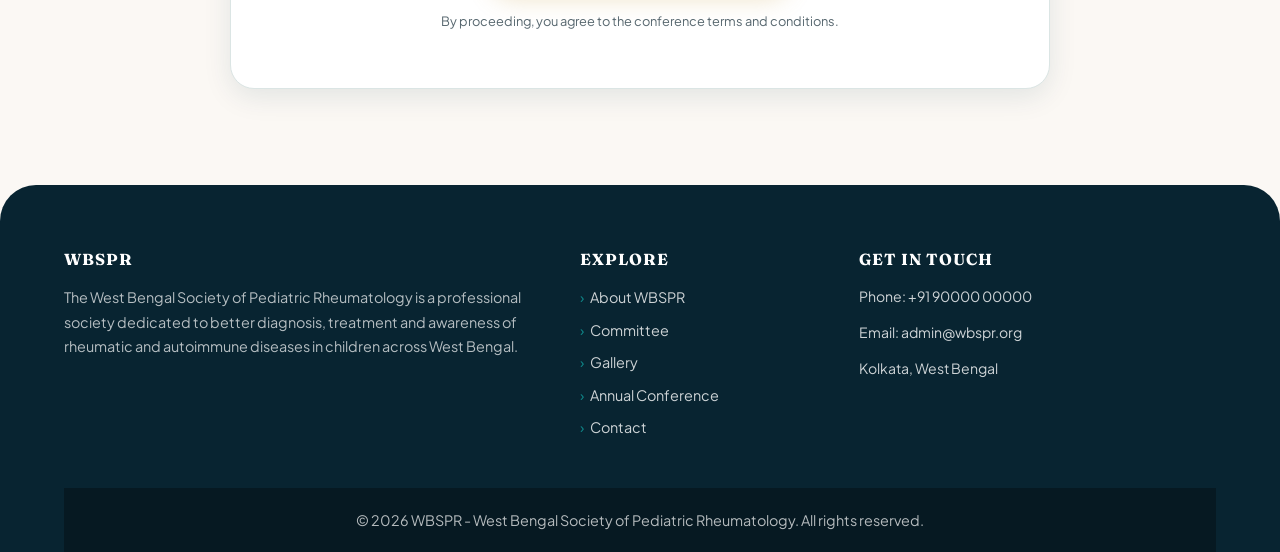
<file: register.html>
<!DOCTYPE html>
<html lang="en">

<head>
  <meta charset="UTF-8">
  <meta name="viewport" content="width=device-width, initial-scale=1.0">
  <title>Registration | WBSPR Annual Conference 2026</title>
  <meta name="description"
    content="Register for the WBSPR Annual Conference 2026 organized by WBSPR at The Park Hotel, Kolkata.">
  <link rel="stylesheet" href="style.css">
  <script src="https://checkout.razorpay.com/v1/checkout.js"></script>
</head>

<body>

  <!-- Navigation Placeholder -->
  <div id="nav-placeholder"></div>

  <!-- Page Header -->
  <header class="page-header">
    <div class="container animate-on-scroll">
      <h1>Conference Registration</h1>
      <div class="divider"></div>
      <p>Secure your spot for the WBSPR Annual Conference 2026</p>
    </div>
  </header>

  <!-- Notice Ticker -->
  <div class="notice-ticker">
    <div class="notice-ticker-track" id="notice-ticker-track"></div>
  </div>

  <main class="section">
    <div class="container">

      <!-- Pricing Table Reference -->
      <div class="pricing-table-container">
        <table class="pricing-table">
          <thead>
            <tr>
              <th>Category</th>
              <th class="early-bird-col" style="color: #000;">Early Bird</th>
              <th>Regular</th>
            </tr>
          </thead>
          <tbody>
            <tr>
              <td>Delegate</td>
              <td class="price-cell early-bird-col">To be announced</td>
              <td class="price-cell">To be announced</td>
            </tr>
            <tr>
              <td>PGT</td>
              <td class="price-cell early-bird-col">To be announced</td>
              <td class="price-cell">To be announced</td>
            </tr>
            <tr>
              <td>Faculty</td>
              <td class="price-cell early-bird-col">To be announced</td>
              <td class="price-cell">To be announced</td>
            </tr>
          </tbody>
        </table>
        <p class="text-center text-muted" style="font-size: 0.8rem; margin-top: 10px;">
          <em>* Registration fees for the WBSPR Annual Conference 2026 will be announced shortly by the organizing committee.</em>
        </p>
      </div>

      <!-- Registration Form Container -->
      <div id="reg-form-container" class="register-card animate-on-scroll">

        <div class="text-center" style="margin-bottom: 2rem;">
          <h2 style="font-size:1.8rem; margin-bottom: 0.5rem;">Register Now</h2>
          <p class="text-muted">Fill in your details below to register. Fields marked with * are mandatory.</p>
        </div>

        <form id="reg-form" onsubmit="event.preventDefault(); payAndRegisterWBSPR();">

          <div class="form-section-title"><span>1</span> Personal Details</div>

          <div class="form-group-row">
            <div class="form-group">
              <label for="reg-name">Full Name *</label>
              <input type="text" id="reg-name" class="form-control" placeholder="Dr. John Doe" required>
            </div>
            <div class="form-group">
              <label for="reg-email">Email Address *</label>
              <input type="email" id="reg-email" class="form-control" placeholder="john@example.com" required>
            </div>
          </div>

          <div class="form-group-row">
            <div class="form-group">
              <label for="reg-mobile">Mobile Number (WhatsApp) *</label>
              <input type="tel" id="reg-mobile" class="form-control" pattern="[6-9]\d{9}" placeholder="9876543210"
                title="10-digit mobile number" required>
            </div>
            <div class="form-group">
              <label for="reg-alt-mobile">Alternate Number</label>
              <input type="tel" id="reg-alt-mobile" class="form-control" pattern="[6-9]\d{9}" placeholder="Optional">
            </div>
          </div>

          <div class="form-section-title"><span>2</span> Professional Details</div>

          <div class="form-group-row">
            <div class="form-group">
              <label for="reg-category">Registration Category *</label>
              <select id="reg-category" class="form-control" onchange="updateRegistrationFee()" required>
                <option value="" disabled selected>Select Category</option>
                <option value="Delegate">Delegate</option>
                <option value="PGT">PGT (Post Graduate Trainee)</option>
                <option value="Faculty">Faculty</option>
              </select>
            </div>
            <div class="form-group">
              <label for="reg-designation">Designation *</label>
              <input type="text" id="reg-designation" class="form-control" placeholder="e.g. Consultant Pediatrician"
                required>
            </div>
          </div>

          <div class="form-group">
            <label for="reg-institution">Institution / Hospital / Clinic *</label>
            <input type="text" id="reg-institution" class="form-control" placeholder="Name of your workplace" required>
          </div>

          <div class="form-group" id="upload-container" style="display: none;">
            <label id="upload-label" for="reg-doc">Upload Document</label>
            <input type="file" id="reg-doc" class="form-control" accept=".pdf,image/png,image/jpeg,image/jpg">
            <small class="text-muted" style="display:block; margin-top:5px;">Supported formats: PDF, JPG, PNG.</small>
          </div>

          <div class="form-divider"></div>

          <!-- Fee Display Area -->
          <div id="fee-display-box" class="fee-display-box" style="display: none;">
            <!-- Content injected by JS -->
          </div>

          <div class="total-bar">
            <span class="total-label">Total Amount Payable</span>
            <span class="total-value" id="total-display">—</span>
          </div>

          <div class="text-center" style="margin-top: 2rem;">
            <button type="submit" id="reg-submit-btn" class="btn btn-gold btn-lg w-100"
              style="max-width: 300px;">Proceed to Payment</button>
            <p style="font-size: 0.8rem; color: var(--color-text-muted); margin-top: 1rem;">
              By proceeding, you agree to the conference terms and conditions.
            </p>
          </div>

        </form>


      </div>

      <!-- Registration Success Container (Hidden by default) -->
      <div id="reg-success-container" style="display: none;">
        <div class="success-card">
          <div class="success-card-header no-print">
            <div class="success-check"><svg class="ic" viewBox="0 0 24 24"><path d="M5 12.5l4.5 4.5L19 7"/></svg></div>
            <h2 style="color: #fff; margin-bottom: 5px;">Registration Successful!</h2>
            <p style="margin: 0; opacity: 0.9;">Thank you for registering for the WBSPR Annual Conference 2026.</p>
          </div>

          <div class="success-card-body print-receipt">
            <div class="print-receipt-header">
              <h2 style="color: var(--color-primary); margin-bottom: 5px;">WBSPR Annual Conference 2026</h2>
              <p style="margin:0; color: var(--color-text-muted);">Organized by WBSPR</p>
              <h3 style="margin-top:15px;">Registration Receipt</h3>
            </div>

            <div class="text-center no-print" style="margin-bottom: 2rem;">
              <div class="reg-id-display" id="s-reg-id">WBSPR26-XXXX</div>
              <p class="text-muted" style="font-size: 0.9rem; margin-top: 5px;">Your unique Registration ID. Please save
                this for future reference.</p>
            </div>

            <div class="grid-2">
              <div>
                <div class="reg-detail-row">
                  <span class="reg-detail-label">Name</span>
                  <span class="reg-detail-value" id="s-name">-</span>
                </div>
                <div class="reg-detail-row">
                  <span class="reg-detail-label">Category</span>
                  <span class="reg-detail-value" id="s-category">-</span>
                </div>
                <div class="reg-detail-row">
                  <span class="reg-detail-label">Institution</span>
                  <span class="reg-detail-value" id="s-inst">-</span>
                </div>
                <div class="reg-detail-row">
                  <span class="reg-detail-label">Mobile</span>
                  <span class="reg-detail-value" id="s-mobile">-</span>
                </div>
                <div class="reg-detail-row">
                  <span class="reg-detail-label">Email</span>
                  <span class="reg-detail-value" id="s-email">-</span>
                </div>
              </div>
              <div>
                <div class="reg-detail-row">
                  <span class="reg-detail-label">Amount Paid</span>
                  <span class="reg-detail-value" id="s-amount"
                    style="color: var(--color-success); font-size: 1.1rem;">-</span>
                </div>
                <div class="reg-detail-row">
                  <span class="reg-detail-label">Reg. Period</span>
                  <span class="reg-detail-value" id="s-period">-</span>
                </div>
                <div class="reg-detail-row">
                  <span class="reg-detail-label">Event Dates</span>
                  <span class="reg-detail-value" id="s-date">-</span>
                </div>
                <div class="reg-detail-row">
                  <span class="reg-detail-label">Venue</span>
                  <span class="reg-detail-value" id="s-venue">-</span>
                </div>
              </div>
            </div>

            <div class="text-center no-print" style="margin-top: 2rem;" id="qr-container">
              <!-- QR Code injected here -->
            </div>

            <div class="text-center no-print" style="margin-top: 2rem;">
              <button class="btn btn-teal" onclick="printRegistrationReceipt()">
                Print Receipt
              </button>
              <a href="index.html" class="btn btn-outline" style="margin-left: 10px;">Return to Home</a>
            </div>

            <div class="print-receipt-row" style="display:none;">
              <span style="font-size:0.8rem; color:#666; margin-top:30px;">* This is a computer-generated receipt and
                does not require a physical signature.</span>
            </div>

          </div>
        </div>
      </div>

    </div>
  </main>

  <!-- Footer Placeholder -->
  <div id="footer-placeholder"></div>

  <!-- Loader -->
  <div class="loader-overlay">
    <div class="loader-spinner"></div>
    <div class="loader-text">Loading</div>
  </div>

  <script src="script.js"></script>
</body>

</html>
</file>
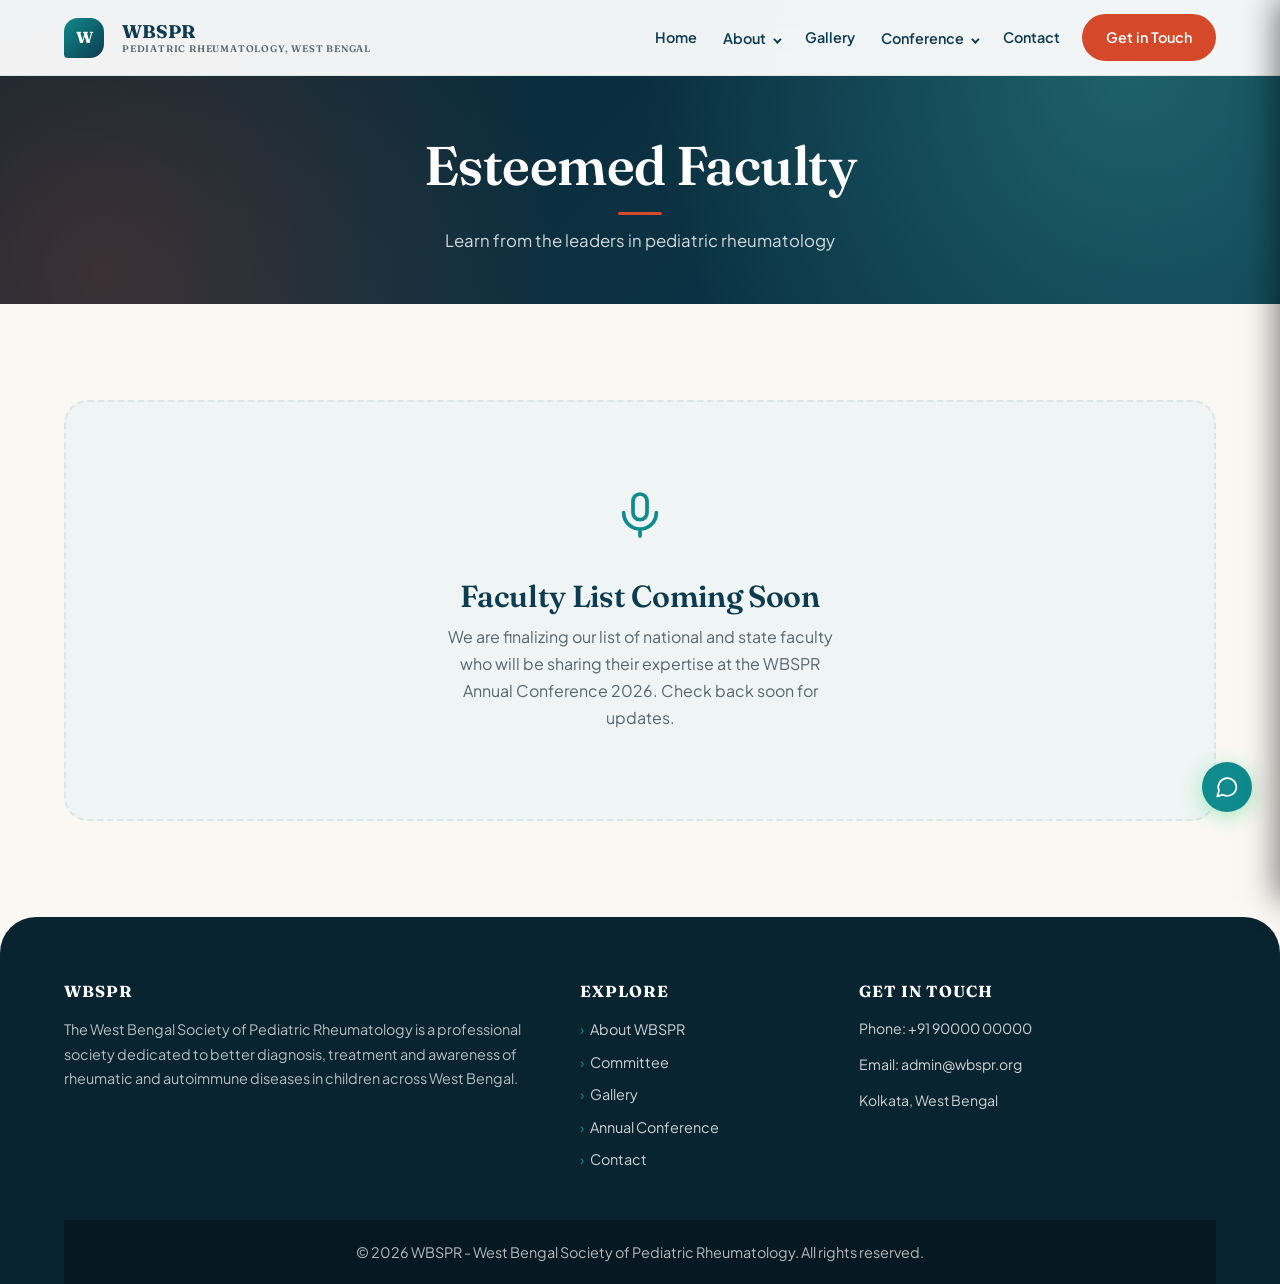
<file: speakers.html>
<!DOCTYPE html>
<html lang="en">
<head>
  <meta charset="UTF-8">
  <meta name="viewport" content="width=device-width, initial-scale=1.0">
  <title>Speakers | WBSPR Annual Conference 2026</title>
  <meta name="description" content="Eminent speakers and faculty for the WBSPR Annual Conference 2026.">
  <link rel="stylesheet" href="style.css">
</head>
<body>

  <!-- Navigation Placeholder -->
  <div id="nav-placeholder"></div>

  <!-- Page Header -->
  <header class="page-header">
    <div class="container animate-on-scroll">
      <h1>Esteemed Faculty</h1>
      <div class="divider"></div>
      <p>Learn from the leaders in pediatric rheumatology</p>
    </div>
  </header>

  <main class="section">
    <div class="container animate-on-scroll">
      
      <div class="coming-soon-box">
        <div class="cs-icon"><svg class="ic" viewBox="0 0 24 24"><rect x="9" y="3" width="6" height="11" rx="3"/><path d="M5 11a7 7 0 0 0 14 0M12 18v3"/></svg></div>
        <h3>Faculty List Coming Soon</h3>
        <p>We are finalizing our list of national and state faculty who will be sharing their expertise at the WBSPR Annual Conference 2026. Check back soon for updates.</p>
      </div>

    </div>
  </main>

  <!-- Footer Placeholder -->
  <div id="footer-placeholder"></div>

  <!-- Loader -->
  <div class="loader-overlay">
    <div class="loader-spinner"></div>
    <div class="loader-text">Loading</div>
  </div>

  <script src="script.js"></script>
</body>
</html>
</file>
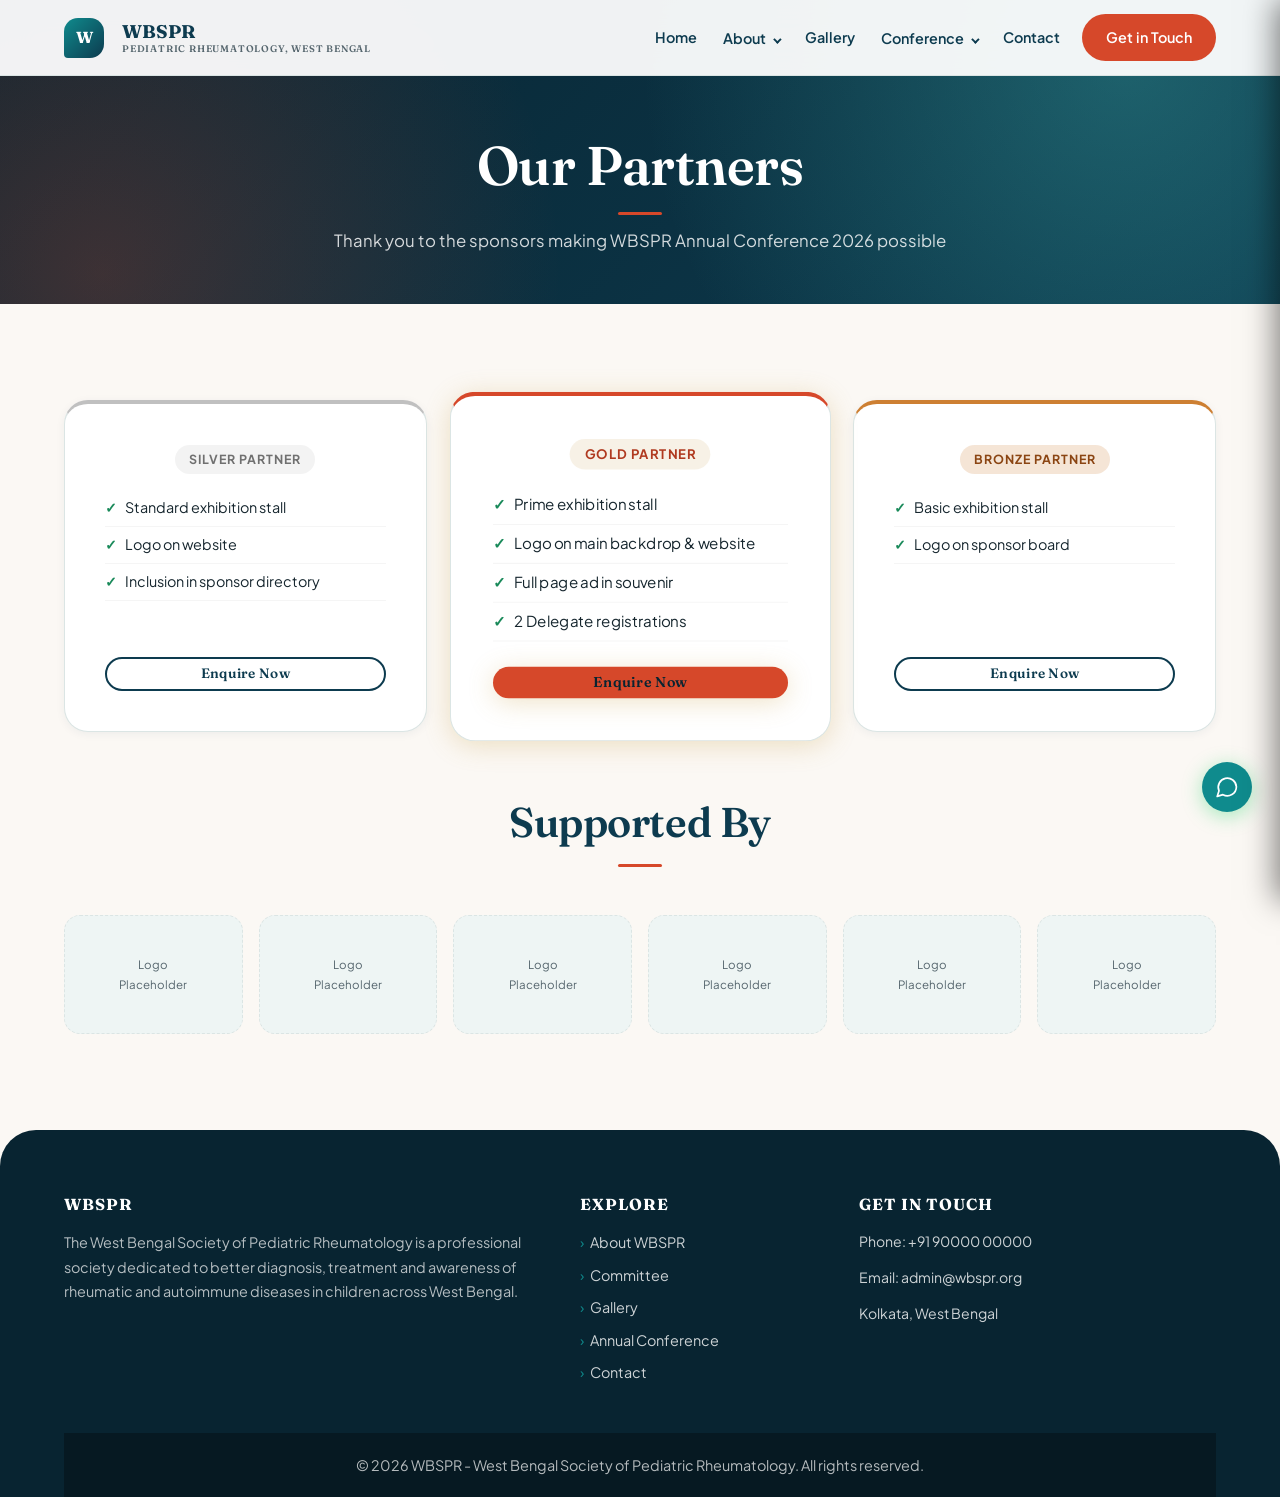
<file: sponsors.html>
<!DOCTYPE html>
<html lang="en">
<head>
  <meta charset="UTF-8">
  <meta name="viewport" content="width=device-width, initial-scale=1.0">
  <title>Sponsors | WBSPR Annual Conference 2026</title>
  <meta name="description" content="Partners and sponsors for the WBSPR Annual Conference 2026.">
  <link rel="stylesheet" href="style.css">
</head>
<body>

  <!-- Navigation Placeholder -->
  <div id="nav-placeholder"></div>

  <!-- Page Header -->
  <header class="page-header">
    <div class="container animate-on-scroll">
      <h1>Our Partners</h1>
      <div class="divider"></div>
      <p>Thank you to the sponsors making WBSPR Annual Conference 2026 possible</p>
    </div>
  </header>

  <main class="section">
    <div class="container">
      
      <!-- Sponsor Tiers (Placeholders) -->
      <div class="grid-3 animate-on-scroll" style="margin-bottom: 4rem;">
        
        <div class="sponsor-tier-card text-center" style="border-top: 4px solid #C0C0C0;">
          <div>
            <div class="sponsor-tier-badge" style="background: rgba(192,192,192,0.2); color: #707070;">Silver Partner</div>
          </div>
          <ul class="tier-features" style="text-align: left;">
            <li>Standard exhibition stall</li>
            <li>Logo on website</li>
            <li>Inclusion in sponsor directory</li>
          </ul>
          <a href="contact.html" class="btn btn-outline btn-sm w-100">Enquire Now</a>
        </div>

        <div class="sponsor-tier-card text-center" style="border-top: 4px solid var(--color-accent); transform: scale(1.05); z-index: 2; box-shadow: var(--shadow-gold);">
          <div>
            <div class="sponsor-tier-badge badge-gold">Gold Partner</div>
          </div>
          <ul class="tier-features" style="text-align: left;">
            <li>Prime exhibition stall</li>
            <li>Logo on main backdrop & website</li>
            <li>Full page ad in souvenir</li>
            <li>2 Delegate registrations</li>
          </ul>
          <a href="contact.html" class="btn btn-gold btn-sm w-100">Enquire Now</a>
        </div>

        <div class="sponsor-tier-card text-center" style="border-top: 4px solid #CD7F32;">
          <div>
            <div class="sponsor-tier-badge" style="background: rgba(205,127,50,0.2); color: #8B4513;">Bronze Partner</div>
          </div>
          <ul class="tier-features" style="text-align: left;">
            <li>Basic exhibition stall</li>
            <li>Logo on sponsor board</li>
          </ul>
          <a href="contact.html" class="btn btn-outline btn-sm w-100">Enquire Now</a>
        </div>

      </div>

      <div class="section-header animate-on-scroll">
        <h2>Supported By</h2>
        <div class="divider"></div>
      </div>

      <div class="sponsor-logo-grid animate-on-scroll">
        <!-- Placeholders -->
        <div class="sponsor-logo-box">Logo<br>Placeholder</div>
        <div class="sponsor-logo-box">Logo<br>Placeholder</div>
        <div class="sponsor-logo-box">Logo<br>Placeholder</div>
        <div class="sponsor-logo-box">Logo<br>Placeholder</div>
        <div class="sponsor-logo-box">Logo<br>Placeholder</div>
        <div class="sponsor-logo-box">Logo<br>Placeholder</div>
      </div>

    </div>
  </main>

  <!-- Footer Placeholder -->
  <div id="footer-placeholder"></div>

  <!-- Loader -->
  <div class="loader-overlay">
    <div class="loader-spinner"></div>
    <div class="loader-text">Loading</div>
  </div>

  <script src="script.js"></script>
</body>
</html>
</file>
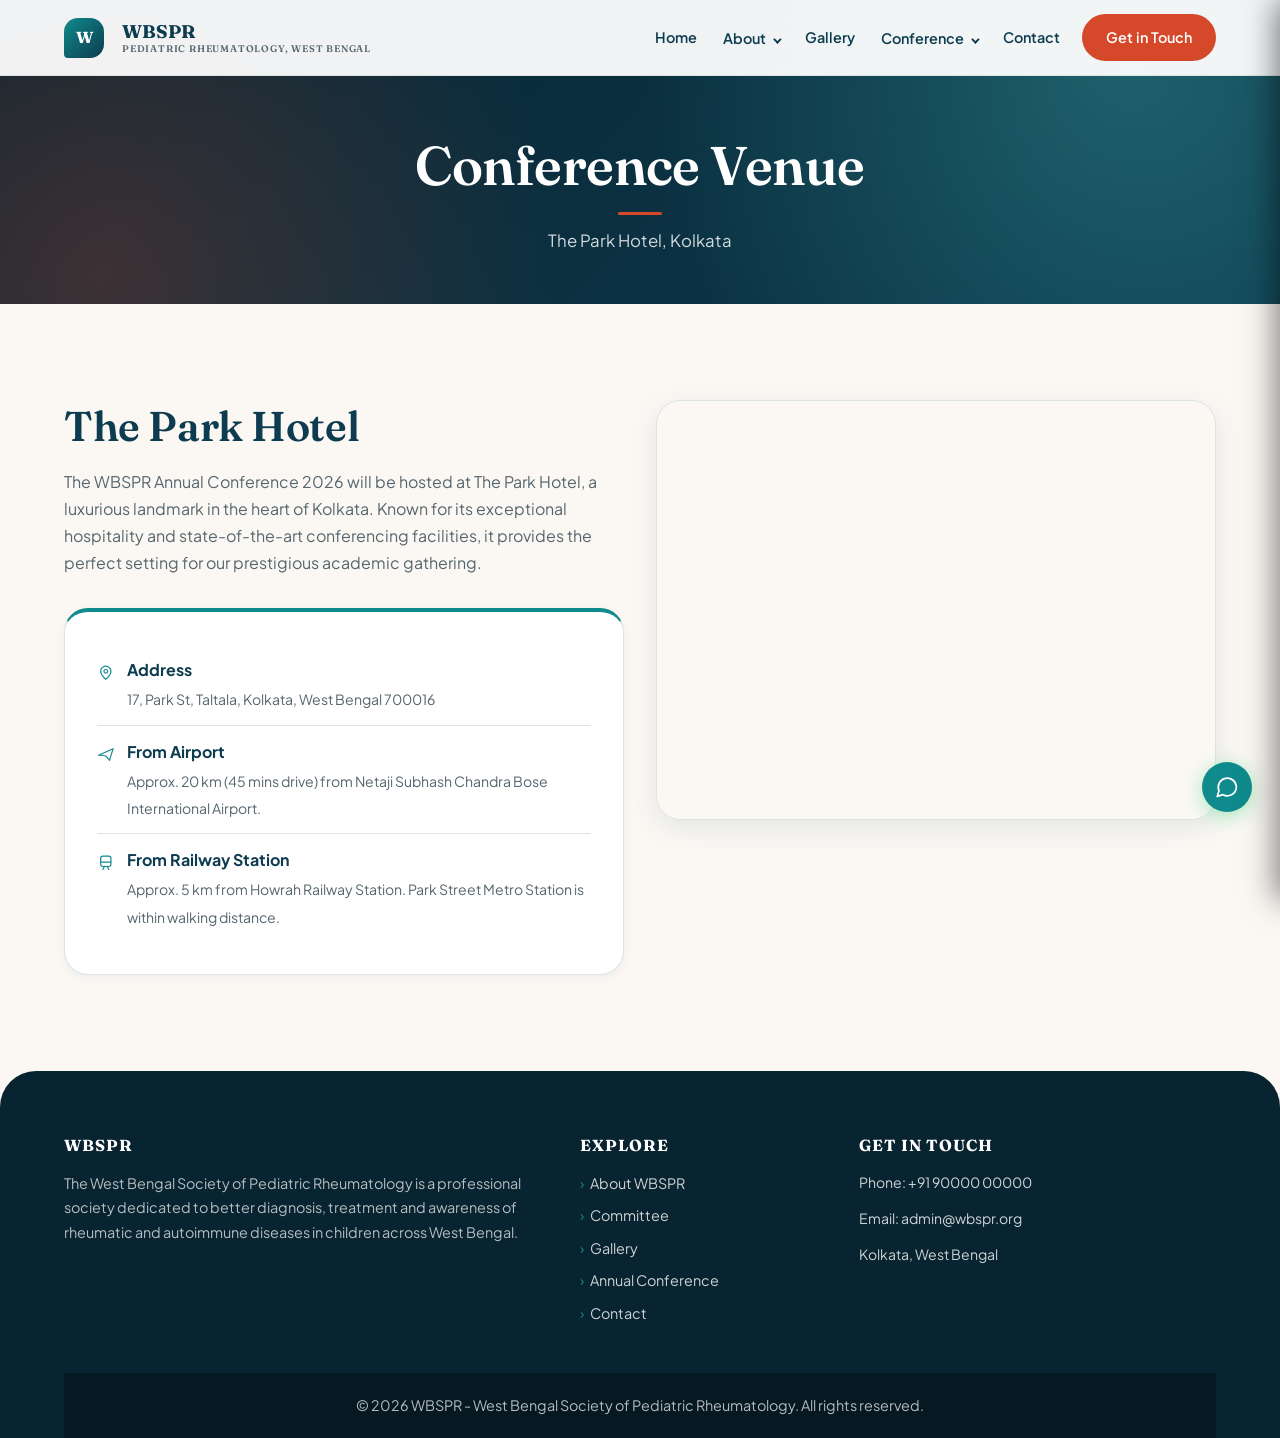
<file: venue.html>
<!DOCTYPE html>
<html lang="en">
<head>
  <meta charset="UTF-8">
  <meta name="viewport" content="width=device-width, initial-scale=1.0">
  <title>Venue | WBSPR Annual Conference 2026</title>
  <meta name="description" content="Conference venue: The Park Hotel, Kolkata. Details and map for the WBSPR Annual Conference 2026.">
  <link rel="stylesheet" href="style.css">
</head>
<body>

  <!-- Navigation Placeholder -->
  <div id="nav-placeholder"></div>

  <!-- Page Header -->
  <header class="page-header">
    <div class="container animate-on-scroll">
      <h1>Conference Venue</h1>
      <div class="divider"></div>
      <p>The Park Hotel, Kolkata</p>
    </div>
  </header>

  <main class="section">
    <div class="container">
      
      <div class="grid-2">
        <div class="animate-on-scroll">
          <h2 style="margin-bottom: 1rem; color: var(--color-primary);">The Park Hotel</h2>
          <p class="text-muted">
            The WBSPR Annual Conference 2026 will be hosted at The Park Hotel, a luxurious landmark in the heart of Kolkata. Known for its exceptional hospitality and state-of-the-art conferencing facilities, it provides the perfect setting for our prestigious academic gathering.
          </p>
          
          <div class="venue-info-card" style="margin-top: 2rem;">
            <div class="venue-detail-item">
              <div class="venue-detail-icon"><svg class="ic" viewBox="0 0 24 24"><path d="M12 21s7-6 7-11a7 7 0 0 0-14 0c0 5 7 11 7 11z"/><circle cx="12" cy="10" r="2.5"/></svg></div>
              <div class="venue-detail-text">
                <strong>Address</strong>
                <span>17, Park St, Taltala, Kolkata, West Bengal 700016</span>
              </div>
            </div>
            <div class="venue-detail-item">
              <div class="venue-detail-icon"><svg class="ic" viewBox="0 0 24 24"><path d="M2 14l20-9-5 16-5-6-6-1z"/></svg></div>
              <div class="venue-detail-text">
                <strong>From Airport</strong>
                <span>Approx. 20 km (45 mins drive) from Netaji Subhash Chandra Bose International Airport.</span>
              </div>
            </div>
            <div class="venue-detail-item">
              <div class="venue-detail-icon"><svg class="ic" viewBox="0 0 24 24"><rect x="5" y="3" width="14" height="14" rx="3"/><path d="M5 11h14M8 21l2-4M16 21l-2-4"/></svg></div>
              <div class="venue-detail-text">
                <strong>From Railway Station</strong>
                <span>Approx. 5 km from Howrah Railway Station. Park Street Metro Station is within walking distance.</span>
              </div>
            </div>
          </div>
        </div>

        <div class="animate-on-scroll">
          <div class="venue-map-container">
            <iframe 
              src="https://www.google.com/maps/embed?pb=!1m18!1m12!1m3!1d3684.580665798991!2d88.35122111535496!3d22.55325783921867!2m3!1f0!2f0!3f0!3m2!1i1024!2i768!4f13.1!3m3!1m2!1s0x3a027710c5108ce1%3A0x6b8dd0aeb29a3e14!2sThe%20Park%20Hotel!5e0!3m2!1sen!2sin!4v1689255018617!5m2!1sen!2sin" 
              allowfullscreen="" 
              loading="lazy" 
              referrerpolicy="no-referrer-when-downgrade">
            </iframe>
          </div>
        </div>
      </div>

    </div>
  </main>

  <!-- Footer Placeholder -->
  <div id="footer-placeholder"></div>

  <!-- Loader -->
  <div class="loader-overlay">
    <div class="loader-spinner"></div>
    <div class="loader-text">Loading</div>
  </div>

  <script src="script.js"></script>
</body>
</html>
</file>
<file: style.css>
/* File: style.css | WBSPR
   Design System - Teal, Ink and Coral (theme block at end of file)
   ============================================================ */
@import url('https://fonts.googleapis.com/css2?family=Fraunces:opsz,wght@9..144,500;9..144,600;9..144,700&family=Plus+Jakarta+Sans:wght@400;500;600;700&display=swap');

/* ============================================================
   DESIGN TOKENS
   ============================================================ */
:root {
  /* Core Palette */
  --color-primary:        #3b1750;
  --color-primary-light:  #6b3f8f;
  --color-primary-dark:   #22102f;
  --color-secondary:      #8e2a4b;
  --color-secondary-light:#b23a63;
  --color-accent:         #c9a24b;
  --color-accent-light:   #dbc07a;
  --color-accent-dark:    #a07a3a;
  --color-crimson:        #7a1530;
  --color-white:          #ffffff;
  --color-off-white:      #f8f6fa;
  --color-light-bg:       #f1ecf5;
  --color-text:           #2a2233;
  --color-text-muted:     #675c74;
  --color-border:         #ddd2e3;
  --color-gold:           #c9a24b;
  --color-teal:           #8e2a4b;

  /* Semantic */
  --color-success: #1a8a5a;
  --color-error:   #c0392b;
  --color-info:    #2980b9;

  /* Typography */
  --font-heading: 'Outfit', 'Segoe UI', sans-serif;
  --font-body:    'DM Sans', 'Segoe UI', sans-serif;
  --font-serif:   'Playfair Display', Georgia, serif;

  /* Spacing */
  --space-xs:  0.25rem;
  --space-sm:  0.5rem;
  --space-md:  1rem;
  --space-lg:  1.5rem;
  --space-xl:  2rem;
  --space-2xl: 3rem;
  --space-3xl: 4rem;
  --space-4xl: 6rem;

  /* Radius */
  --radius-sm: 8px;
  --radius-md: 12px;
  --radius-lg: 18px;
  --radius-xl: 28px;

  /* Shadows */
  --shadow-sm:   0 2px 8px rgba(59, 23, 80, 0.06);
  --shadow-md:   0 4px 20px rgba(59, 23, 80, 0.1);
  --shadow-lg:   0 8px 40px rgba(59, 23, 80, 0.14);
  --shadow-xl:   0 16px 60px rgba(59, 23, 80, 0.18);
  --shadow-gold: 0 4px 24px rgba(201, 162, 75, 0.3);
  --shadow-teal: 0 4px 20px rgba(142, 42, 75, 0.25);

  /* Transitions */
  --transition-fast:   0.2s ease;
  --transition-normal: 0.3s ease;

  /* Layout */
  --max-width:  1200px;
  --nav-height: 72px;
}

/* ============================================================
   RESET & BASE
   ============================================================ */
*, *::before, *::after {
  margin: 0;
  padding: 0;
  box-sizing: border-box;
}

html {
  scroll-behavior: smooth;
  font-size: 16px;
}

body {
  font-family: var(--font-body);
  color: var(--color-text);
  background: var(--color-off-white);
  line-height: 1.7;
  -webkit-font-smoothing: antialiased;
  overflow-x: hidden;
}

img { max-width: 100%; height: auto; display: block; }
a   { text-decoration: none; color: inherit; transition: color var(--transition-fast); }
ul, ol { list-style: none; }

h1, h2, h3, h4, h5, h6 {
  font-family: var(--font-heading);
  color: var(--color-primary);
  line-height: 1.25;
  font-weight: 700;
}

h1 { font-size: clamp(2rem,   5vw,  3.4rem); }
h2 { font-size: clamp(1.6rem, 4vw,  2.6rem); }
h3 { font-size: clamp(1.3rem, 3vw,  1.9rem); }
h4 { font-size: clamp(1.1rem, 2.5vw,1.4rem); }

p {
  margin-bottom: var(--space-md);
  color: var(--color-text);
}

/* ============================================================
   UTILITY CLASSES
   ============================================================ */
.gold         { color: var(--color-accent); }
.teal         { color: var(--color-secondary); }
.text-muted   { color: var(--color-text-muted); }
.text-center  { text-align: center; }
.text-white   { color: #fff; }

.container {
  max-width: var(--max-width);
  margin: 0 auto;
  padding: 0 var(--space-lg);
}

.section { padding: var(--space-4xl) 0; }

.section-dark {
  background: linear-gradient(160deg, var(--color-primary) 0%, var(--color-primary-dark) 100%);
  color: #fff;
}
.section-dark h2,
.section-dark h3,
.section-dark h4 { color: #fff; }
.section-dark p  { color: rgba(255,255,255,0.82); }

.section-teal {
  background: linear-gradient(135deg, var(--color-secondary) 0%, #5e1a32 100%);
  color: #fff;
}
.section-teal h2, .section-teal h3 { color: #fff; }
.section-teal p  { color: rgba(255,255,255,0.85); }

.section-alt { background: var(--color-light-bg); }

/* ============================================================
   SECTION HEADERS
   ============================================================ */
.section-header {
  text-align: center;
  margin-bottom: var(--space-2xl);
}
.section-header h2 { margin-bottom: var(--space-sm); }
.section-header .divider { margin: var(--space-md) auto; }
.section-header p {
  color: var(--color-text-muted);
  max-width: 620px;
  margin: 0 auto;
  font-size: 1.05rem;
}
.section-eyebrow {
  font-size: 0.8rem;
  text-transform: uppercase;
  letter-spacing: 2.5px;
  color: var(--color-secondary);
  font-weight: 700;
  margin-bottom: 0.5rem;
  display: block;
}

.divider {
  width: 50px;
  height: 3px;
  background: linear-gradient(90deg, var(--color-secondary), var(--color-accent));
  margin: var(--space-md) auto;
  border-radius: 2px;
}
.divider-gold {
  background: var(--color-accent);
}

/* ============================================================
   GRID SYSTEM
   ============================================================ */
.grid-2 { display: grid; grid-template-columns: 1fr;       gap: var(--space-xl); }
.grid-3 { display: grid; grid-template-columns: 1fr;       gap: var(--space-xl); }
.grid-4 { display: grid; grid-template-columns: repeat(2,1fr); gap: var(--space-lg); }

@media(min-width:768px) {
  .grid-2 { grid-template-columns: repeat(2,1fr); }
  .grid-3 { grid-template-columns: repeat(2,1fr); }
}
@media(min-width:1024px) {
  .grid-3 { grid-template-columns: repeat(3,1fr); }
  .grid-4 { grid-template-columns: repeat(4,1fr); }
}

/* ============================================================
   NAVIGATION
   ============================================================ */
.navbar {
  position: fixed;
  top: 0; left: 0; right: 0;
  height: var(--nav-height);
  background: rgba(247, 248, 245, 0.96);
  backdrop-filter: blur(16px);
  -webkit-backdrop-filter: blur(16px);
  z-index: 1000;
  transition: all var(--transition-normal);
  border-bottom: 1px solid rgba(59, 23, 80, 0.08);
}
.navbar.scrolled {
  box-shadow: 0 4px 30px rgba(59, 23, 80, 0.08);
  background: rgba(247, 248, 245, 0.99);
  border-bottom-color: rgba(59, 23, 80, 0.12);
}
.navbar .container {
  display: flex;
  align-items: center;
  justify-content: space-between;
  height: 100%;
}
.nav-brand {
  display: flex;
  align-items: center;
  gap: var(--space-sm);
}
.nav-brand-text {
  font-family: var(--font-heading);
  font-size: 1.1rem;
  font-weight: 800;
  color: var(--color-primary);
  line-height: 1.2;
}
.nav-brand-sub {
  font-size: 0.62rem;
  color: var(--color-secondary);
  font-weight: 600;
  display: block;
  letter-spacing: 0.8px;
  text-transform: uppercase;
}
.nav-links { display: none; gap: 2px; }
.nav-links a {
  color: var(--color-text);
  font-size: 0.84rem;
  font-weight: 500;
  padding: 8px 12px;
  border-radius: var(--radius-sm);
  transition: all var(--transition-fast);
  white-space: nowrap;
  position: relative;
}
.nav-links a:hover,
.nav-links a.active {
  color: var(--color-secondary);
  background: rgba(142, 42, 75, 0.08);
}
.nav-register-btn {
  background: var(--color-primary) !important;
  color: #fff !important;
  font-weight: 600 !important;
  padding: 8px 18px !important;
  border-radius: var(--radius-sm) !important;
  border: 2px solid transparent !important;
}
.nav-register-btn:hover {
  background: var(--color-secondary) !important;
  color: #fff !important;
  box-shadow: var(--shadow-teal) !important;
  transform: translateY(-1px);
}
.nav-toggle {
  display: flex;
  flex-direction: column;
  gap: 5px;
  cursor: pointer;
  padding: var(--space-sm);
  z-index: 1001;
}
.nav-toggle span {
  width: 24px; height: 2.5px;
  background: var(--color-primary);
  border-radius: 2px;
  transition: all var(--transition-normal);
}
.nav-toggle.active span:nth-child(1) { transform: rotate(45deg) translate(5px, 5px); }
.nav-toggle.active span:nth-child(2) { opacity: 0; }
.nav-toggle.active span:nth-child(3) { transform: rotate(-45deg) translate(5px, -5px); }

.nav-mobile {
  position: fixed;
  top: 0; right: 0; bottom: 0;
  width: 300px; max-width: 85vw;
  background: var(--color-primary-dark);
  z-index: 1002;
  padding: calc(var(--nav-height) + var(--space-lg)) var(--space-xl) var(--space-xl);
  flex-direction: column;
  gap: 4px;
  overflow-y: auto;
  transform: translateX(100%);
  transition: transform 0.35s cubic-bezier(0.4, 0, 0.2, 1);
  display: flex;
  box-shadow: -4px 0 30px rgba(0,0,0,0.5);
}
.nav-mobile.open { transform: translateX(0); }
.nav-overlay {
  display: none;
  position: fixed; inset: 0;
  background: rgba(0,0,0,0.6);
  z-index: 1001;
  opacity: 0;
  transition: opacity 0.3s ease;
}
.nav-overlay.active { display: block; opacity: 1; }
.nav-mobile a {
  color: rgba(255,255,255,0.85);
  font-size: 0.95rem;
  font-weight: 500;
  padding: 12px 18px;
  border-radius: var(--radius-sm);
  transition: all var(--transition-fast);
  border-left: 3px solid transparent;
}
.nav-mobile a:hover,
.nav-mobile a.active {
  color: var(--color-accent);
  background: rgba(201, 162, 75, 0.1);
  border-left-color: var(--color-accent);
}
.nav-mobile .nav-register-btn {
  background: var(--color-secondary) !important;
  color: #fff !important;
  border-left: none !important;
  text-align: center;
  margin-top: 0.5rem;
}

@media(min-width:1100px) {
  .nav-links  { display: flex; }
  .nav-toggle { display: none; }
}

/* ============================================================
   NOTICE TICKER
   ============================================================ */
.notice-ticker {
  background: var(--color-primary);
  color: var(--color-accent);
  padding: 8px 0;
  overflow: hidden;
  position: relative;
  z-index: 999;
}
.notice-ticker-track {
  display: flex;
  white-space: nowrap;
  animation: tickerScroll 30s linear infinite;
  gap: 0;
}
.notice-ticker-track:hover { animation-play-state: paused; }
.notice-ticker-item {
  display: inline-flex;
  align-items: center;
  gap: 1.5rem;
  font-size: 0.82rem;
  font-weight: 600;
  letter-spacing: 0.5px;
  padding: 0 3rem;
}
.notice-ticker-item .sep {
  color: var(--color-secondary);
  font-size: 1rem;
}
@keyframes tickerScroll {
  0%   { transform: translateX(0); }
  100% { transform: translateX(-50%); }
}

/* ============================================================
   PAGE HEADER (banner)
   ============================================================ */
.page-header {
  background: linear-gradient(135deg, var(--color-primary) 0%, var(--color-primary-light) 100%);
  color: #fff;
  padding: calc(var(--nav-height) + 3.5rem) 0 3rem;
  text-align: center;
  position: relative;
  overflow: hidden;
}
.page-header::before {
  content: '';
  position: absolute; inset: 0;
  background: radial-gradient(circle at 80% 50%, rgba(198,161,91,0.12) 0%, transparent 55%),
              radial-gradient(circle at 20% 50%, rgba(20,125,125,0.10) 0%, transparent 50%);
  pointer-events: none;
}
.page-header .container { position: relative; z-index: 2; }
.page-header h1 { color: #fff; margin-bottom: 0.5rem; }
.page-header .divider { margin: 0.75rem auto; }
.page-header p { color: rgba(255,255,255,0.82); font-size: 1.05rem; margin: 0; }

/* ============================================================
   HERO
   ============================================================ */
.hero {
  min-height: 100vh;
  display: flex;
  align-items: center;
  justify-content: center;
  position: relative;
  background: var(--color-primary-dark);
  padding-top: calc(var(--nav-height) + 2rem);
  padding-bottom: 3rem;
  overflow: hidden;
}
.hero::before {
  content: '';
  position: absolute; inset: 0;
  background: radial-gradient(ellipse at 15% 60%, rgba(20,125,125,0.18) 0%, transparent 50%),
              radial-gradient(ellipse at 85% 30%, rgba(198,161,91,0.12) 0%, transparent 45%),
              radial-gradient(ellipse at 50% 90%, rgba(26,74,122,0.4) 0%, transparent 60%);
  pointer-events: none;
}
.hero::after {
  content: '';
  position: absolute;
  bottom: 0; left: 0; right: 0;
  height: 120px;
  background: linear-gradient(to top, var(--color-off-white), transparent);
  pointer-events: none;
}
.hero-container {
  display: grid;
  grid-template-columns: 1fr;
  gap: 3rem;
  align-items: center;
  width: 100%;
  position: relative;
  z-index: 2;
  text-align: center;
}
@media(min-width:992px) {
  .hero-container {
    grid-template-columns: 1.15fr 0.85fr;
    text-align: left;
  }
}
.hero-text-side {
  display: flex; flex-direction: column; align-items: center;
  animation: fadeInUp 0.8s cubic-bezier(0.16,1,0.3,1) forwards;
}
@media(min-width:992px) {
  .hero-text-side { align-items: flex-start; }
}
.hero-image-side {
  display: flex; justify-content: center; align-items: center;
  opacity: 0;
  animation: fadeInUp 0.8s cubic-bezier(0.16,1,0.3,1) forwards 0.2s;
}
.hero-brochure-frame {
  position: relative;
  padding: 8px;
  background: rgba(255,255,255,0.06);
  border-radius: var(--radius-lg);
  box-shadow: 0 20px 60px rgba(0,0,0,0.4), 0 0 0 1px rgba(198,161,91,0.25);
  transition: transform var(--transition-normal);
}
.hero-brochure-frame:hover { transform: translateY(-6px); }
.hero-brochure-frame img {
  width: 100%;
  max-width: 340px;
  border-radius: calc(var(--radius-lg) - 4px);
}

/* Hero text elements */
.hero-eyebrow {
  display: inline-flex;
  align-items: center;
  gap: 8px;
  background: rgba(20,125,125,0.2);
  border: 1px solid rgba(20,125,125,0.4);
  color: var(--color-secondary-light);
  padding: 6px 18px;
  border-radius: var(--radius-xl);
  font-size: 0.78rem;
  font-weight: 700;
  letter-spacing: 2px;
  text-transform: uppercase;
  margin-bottom: 1.5rem;
}
.hero-eyebrow .dot {
  width: 6px; height: 6px;
  background: var(--color-secondary-light);
  border-radius: 50%;
  animation: pulse-dot 2s ease-in-out infinite;
}
@keyframes pulse-dot {
  0%,100% { opacity: 1; transform: scale(1); }
  50%      { opacity: 0.5; transform: scale(0.7); }
}
.hero-org-title {
  font-family: var(--font-heading);
  font-size: clamp(1.4rem, 3.5vw, 2rem);
  font-weight: 700;
  color: rgba(255,255,255,0.9);
  letter-spacing: 1px;
  margin-bottom: 0.5rem;
}
.hero-conf-name {
  font-family: var(--font-heading);
  font-size: clamp(3rem, 8vw, 5.5rem);
  font-weight: 900;
  line-height: 0.95;
  margin-bottom: 0.5rem;
}
.hero-conf-name .num {
  color: var(--color-accent);
  font-style: italic;
  font-size: 0.8em;
}
.hero-conf-name .main {
  color: #fff;
  display: block;
}
.hero-conf-subtitle {
  font-size: clamp(1rem, 2.5vw, 1.3rem);
  color: rgba(255,255,255,0.75);
  margin: 0.75rem 0 1.5rem;
  font-weight: 400;
}
.hero-meta {
  display: flex;
  flex-wrap: wrap;
  gap: 0.75rem;
  justify-content: center;
  margin-bottom: 1.5rem;
}
@media(min-width:992px) { .hero-meta { justify-content: flex-start; } }
.hero-meta-chip {
  display: inline-flex;
  align-items: center;
  gap: 6px;
  background: rgba(255,255,255,0.08);
  border: 1px solid rgba(255,255,255,0.15);
  color: rgba(255,255,255,0.9);
  padding: 6px 14px;
  border-radius: var(--radius-xl);
  font-size: 0.85rem;
  font-weight: 500;
}
.hero-meta-chip .chip-icon { font-size: 1rem; }
.hero-actions {
  display: flex;
  flex-wrap: wrap;
  gap: var(--space-md);
  justify-content: center;
  margin-top: var(--space-lg);
  width: 100%;
}
@media(min-width:992px) { .hero-actions { justify-content: flex-start; } }

/* ============================================================
   COUNTDOWN TIMER
   ============================================================ */
.countdown-wrapper {
  margin: 2rem 0;
  width: 100%;
}
.countdown-label {
  font-size: 0.75rem;
  text-transform: uppercase;
  letter-spacing: 2.5px;
  color: var(--color-accent);
  margin-bottom: 0.85rem;
  font-weight: 700;
}
.countdown-timer {
  display: flex;
  gap: 10px;
  flex-wrap: wrap;
  justify-content: center;
}
@media(min-width:992px) { .countdown-timer { justify-content: flex-start; } }
.countdown-box {
  background: rgba(255,255,255,0.08);
  border: 1px solid rgba(198,161,91,0.3);
  border-radius: var(--radius-md);
  padding: 14px 18px;
  text-align: center;
  min-width: 70px;
  transition: all var(--transition-normal);
}
.countdown-box:hover { border-color: var(--color-accent); background: rgba(198,161,91,0.1); }
.countdown-num {
  font-family: var(--font-heading);
  font-size: 2rem;
  font-weight: 800;
  color: var(--color-accent);
  line-height: 1;
  display: block;
}
.countdown-unit {
  font-size: 0.65rem;
  text-transform: uppercase;
  letter-spacing: 1.5px;
  color: rgba(255,255,255,0.55);
  margin-top: 4px;
  display: block;
}

/* ============================================================
   BUTTONS
   ============================================================ */
.btn {
  display: inline-flex;
  align-items: center;
  justify-content: center;
  gap: var(--space-sm);
  font-family: var(--font-heading);
  font-weight: 600;
  font-size: 0.95rem;
  padding: 0.8rem 2rem;
  border: none;
  border-radius: var(--radius-sm);
  cursor: pointer;
  transition: all var(--transition-normal);
  letter-spacing: 0.3px;
  line-height: 1;
}
.btn-primary {
  background: var(--color-primary);
  color: #fff;
  box-shadow: var(--shadow-md);
}
.btn-primary:hover {
  background: var(--color-secondary);
  transform: translateY(-2px);
  box-shadow: var(--shadow-teal);
}
.btn-teal {
  background: var(--color-secondary);
  color: #fff;
  box-shadow: var(--shadow-teal);
}
.btn-teal:hover {
  background: var(--color-secondary-light);
  transform: translateY(-2px);
}
.btn-gold {
  background: var(--color-accent);
  color: var(--color-primary-dark);
  box-shadow: var(--shadow-gold);
  font-weight: 700;
}
.btn-gold:hover {
  background: var(--color-accent-light);
  transform: translateY(-2px);
  box-shadow: 0 6px 28px rgba(198,161,91,0.4);
}
.btn-secondary {
  background: transparent;
  color: var(--color-primary);
  border: 2px solid var(--color-primary);
}
.btn-secondary:hover {
  background: rgba(59, 23, 80, 0.05);
}
.btn-outline-white {
  background: transparent;
  color: #fff;
  border: 2px solid rgba(255,255,255,0.45);
}
.btn-outline-white:hover {
  background: rgba(255,255,255,0.1);
  border-color: #fff;
}
.btn-outline {
  background: transparent;
  color: var(--color-primary);
  border: 2px solid var(--color-primary);
}
.btn-outline:hover {
  background: var(--color-primary);
  color: #fff;
}

.section-dark .btn-secondary { color: #fff; border-color: rgba(255,255,255,0.4); }
.section-dark .btn-secondary:hover { background: rgba(255,255,255,0.1); border-color: #fff; color: #fff; }

.btn-lg { padding: 1rem 2.5rem; font-size: 1.05rem; }
.btn-sm { padding: 0.5rem 1.2rem; font-size: 0.85rem; }
.w-100  { width: 100%; }
.btn:disabled { opacity: 0.5; cursor: not-allowed; transform: none !important; }

/* ============================================================
   CARDS
   ============================================================ */
.card {
  background: var(--color-white);
  border-radius: var(--radius-lg);
  padding: var(--space-xl);
  box-shadow: var(--shadow-sm);
  transition: all var(--transition-normal);
  border: 1px solid var(--color-border);
  position: relative;
  overflow: hidden;
}
.card:hover {
  box-shadow: var(--shadow-md);
  transform: translateY(-4px);
}
.card-premium {
  border: 1px solid transparent;
  background: linear-gradient(var(--color-white), var(--color-white)) padding-box,
              linear-gradient(135deg, var(--color-border), rgba(198,161,91,0.25)) border-box;
}
.card-premium:hover { box-shadow: var(--shadow-gold); }

/* ============================================================
   CONFERENCE INFO STRIP
   ============================================================ */
.conf-strip {
  background: var(--color-secondary);
  color: #fff;
  padding: var(--space-lg) 0;
  text-align: center;
}
.conf-strip-inner {
  display: flex;
  flex-wrap: wrap;
  justify-content: center;
  gap: 2rem;
}
.conf-strip-item {
  display: flex;
  align-items: center;
  gap: 10px;
  font-weight: 600;
  font-size: 1rem;
}
.conf-strip-item .ci { font-size: 1.25rem; }

/* ============================================================
   HIGHLIGHT BOXES (conference highlights)
   ============================================================ */
.highlight-box {
  background: var(--color-white);
  border-radius: var(--radius-md);
  padding: var(--space-xl);
  box-shadow: var(--shadow-sm);
  border: 1px solid var(--color-border);
  text-align: center;
  transition: all var(--transition-normal);
  border-top: 3px solid var(--color-secondary);
}
.highlight-box:hover {
  transform: translateY(-5px);
  box-shadow: var(--shadow-teal);
  border-top-color: var(--color-accent);
}
.highlight-icon {
  font-size: 2.2rem;
  margin-bottom: 0.8rem;
}
.highlight-box h4 { color: var(--color-primary); margin-bottom: 0.5rem; }
.highlight-box p  { color: var(--color-text-muted); font-size: 0.92rem; margin: 0; }

/* ============================================================
   PERSON / COMMITTEE CARDS (hi-card system)
   ============================================================ */
.hi-section { margin-bottom: var(--space-2xl); }
.hi-header-btn {
  display: inline-block;
  background: var(--color-primary);
  color: var(--color-accent);
  font-family: var(--font-heading);
  font-weight: 700;
  font-size: 0.9rem;
  letter-spacing: 1.5px;
  text-transform: uppercase;
  padding: 8px 24px;
  border-radius: var(--radius-xl);
  margin-bottom: 1.5rem;
  border: 1px solid rgba(198,161,91,0.3);
}
.hi-header-btn.teal {
  background: var(--color-secondary);
  color: #fff;
  border-color: rgba(255,255,255,0.2);
}
.hi-grid {
  display: grid;
  grid-template-columns: repeat(2, 1fr);
  gap: 1.2rem;
}
@media(min-width:576px) { .hi-grid { grid-template-columns: repeat(3, 1fr); } }
@media(min-width:768px) { .hi-grid { grid-template-columns: repeat(4, 1fr); } }
@media(min-width:1024px){ .hi-grid { grid-template-columns: repeat(5, 1fr); } }

.hi-card {
  background: var(--color-white);
  border: 1px solid var(--color-border);
  border-radius: var(--radius-md);
  padding: 1.5rem 1rem;
  text-align: center;
  transition: all var(--transition-normal);
  display: flex;
  flex-direction: column;
  align-items: center;
  gap: 0.6rem;
}
.hi-card:hover {
  transform: translateY(-4px);
  box-shadow: var(--shadow-md);
  border-color: var(--color-secondary);
}
.hi-card.gold-top { border-top: 3px solid var(--color-accent); }
.hi-avatar-placeholder {
  width: 88px; height: 88px;
  border-radius: 50%;
  background: var(--color-light-bg);
  border: 2px solid var(--color-border);
  display: flex;
  align-items: center;
  justify-content: center;
  overflow: hidden;
  color: var(--color-text-muted);
  margin-bottom: 0.25rem;
  flex-shrink: 0;
}
.hi-avatar-placeholder img {
  width: 100%; height: 100%;
  object-fit: cover;
  border-radius: 50%;
}
.hi-avatar-placeholder svg { opacity: 0.4; }
.hi-name {
  font-family: var(--font-heading);
  font-weight: 700;
  font-size: 0.88rem;
  color: var(--color-primary);
  text-align: center;
  line-height: 1.35;
}
.hi-role {
  font-size: 0.75rem;
  color: var(--color-secondary);
  font-weight: 600;
  text-transform: uppercase;
  letter-spacing: 0.5px;
  text-align: center;
}
.hi-desig {
  font-size: 0.75rem;
  color: var(--color-text-muted);
  text-align: center;
}

/* ============================================================
   TESTIMONIALS
   ============================================================ */
.testimonial-card {
  background: var(--color-white);
  border-radius: var(--radius-lg);
  padding: 2rem;
  box-shadow: var(--shadow-sm);
  border: 1px solid var(--color-border);
  border-left: 4px solid var(--color-secondary);
  transition: all var(--transition-normal);
}
.testimonial-card:hover {
  transform: translateY(-4px);
  box-shadow: var(--shadow-teal);
}
.testimonial-quote {
  font-size: 2.5rem;
  color: var(--color-secondary);
  line-height: 1;
  margin-bottom: 0.5rem;
  font-family: Georgia, serif;
}
.testimonial-text {
  font-style: italic;
  color: var(--color-text);
  line-height: 1.7;
  margin-bottom: 1.5rem;
  font-size: 0.97rem;
}
.testimonial-author {
  display: flex;
  align-items: center;
  gap: 1rem;
}
.testimonial-avatar {
  width: 52px; height: 52px;
  border-radius: 50%;
  background: var(--color-light-bg);
  border: 2px solid var(--color-border);
  display: flex;
  align-items: center;
  justify-content: center;
  color: var(--color-text-muted);
  font-size: 1.5rem;
  flex-shrink: 0;
}
.testimonial-name {
  font-weight: 700;
  font-size: 0.95rem;
  color: var(--color-primary);
}
.testimonial-role {
  font-size: 0.8rem;
  color: var(--color-text-muted);
}

/* ============================================================
   ABOUT PAGE — TIMELINE
   ============================================================ */
.timeline {
  position: relative;
  padding-left: 2rem;
}
.timeline::before {
  content: '';
  position: absolute;
  left: 0; top: 0; bottom: 0;
  width: 2px;
  background: linear-gradient(to bottom, var(--color-secondary), var(--color-accent));
  border-radius: 1px;
}
.timeline-item {
  position: relative;
  padding: 0 0 2.5rem 2rem;
}
.timeline-item:last-child { padding-bottom: 0; }
.timeline-item::before {
  content: '';
  position: absolute;
  left: -1.375rem; top: 5px;
  width: 14px; height: 14px;
  border-radius: 50%;
  background: var(--color-secondary);
  border: 2px solid var(--color-white);
  box-shadow: 0 0 0 2px var(--color-secondary);
}
.timeline-item.accent::before {
  background: var(--color-accent);
  box-shadow: 0 0 0 2px var(--color-accent);
}
.timeline-year {
  font-family: var(--font-heading);
  font-size: 0.78rem;
  font-weight: 700;
  color: var(--color-secondary);
  text-transform: uppercase;
  letter-spacing: 1.5px;
  margin-bottom: 0.35rem;
}
.timeline-item.accent .timeline-year { color: var(--color-accent); }
.timeline-title {
  font-weight: 700;
  color: var(--color-primary);
  font-size: 1.05rem;
  margin-bottom: 0.35rem;
}
.timeline-desc {
  color: var(--color-text-muted);
  font-size: 0.92rem;
  line-height: 1.6;
}

/* ============================================================
   PROGRAM TABS & TIMELINE
   ============================================================ */
.program-tabs {
  display: flex;
  gap: 0.75rem;
  margin-bottom: 2rem;
  flex-wrap: wrap;
}
.tab-btn {
  background: rgba(255,255,255,0.1);
  color: rgba(255,255,255,0.7);
  border: 1px solid rgba(255,255,255,0.15);
  padding: 10px 24px;
  border-radius: var(--radius-sm);
  cursor: pointer;
  font-family: var(--font-heading);
  font-weight: 600;
  font-size: 0.9rem;
  transition: all var(--transition-fast);
}
.tab-btn.active,
.tab-btn:hover {
  background: var(--color-accent);
  color: var(--color-primary-dark);
  border-color: var(--color-accent);
}
.program-timeline { display: none; }
.program-timeline.active { display: block; }
.timeline-item.program-item {
  padding: 1.25rem 1.5rem;
  background: rgba(255,255,255,0.06);
  border-radius: var(--radius-md);
  border-left: 3px solid var(--color-secondary);
  margin-bottom: 0.75rem;
}
.timeline-item.program-item::before { display: none; }
.timeline-item.program-item.accent-item { border-left-color: var(--color-accent); }
.timeline-time {
  font-size: 0.82rem;
  color: var(--color-accent);
  font-weight: 700;
  letter-spacing: 0.5px;
  margin-bottom: 0.3rem;
}
.timeline-title {
  font-weight: 700;
  color: #fff;
  font-size: 1rem;
  margin-bottom: 0.2rem;
}
.timeline-speaker {
  font-size: 0.85rem;
  color: rgba(255,255,255,0.6);
}

/* ============================================================
   SPEAKERS
   ============================================================ */
.speaker-card {
  background: var(--color-white);
  border-radius: var(--radius-lg);
  overflow: hidden;
  box-shadow: var(--shadow-sm);
  border: 1px solid var(--color-border);
  transition: all var(--transition-normal);
  cursor: pointer;
}
.speaker-card:hover {
  transform: translateY(-5px);
  box-shadow: var(--shadow-md);
  border-color: var(--color-secondary);
}
.speaker-photo {
  width: 100%; height: 200px;
  background: linear-gradient(135deg, var(--color-light-bg) 0%, var(--color-border) 100%);
  display: flex;
  align-items: center;
  justify-content: center;
  color: var(--color-text-muted);
  font-size: 4rem;
  overflow: hidden;
}
.speaker-photo img {
  width: 100%; height: 100%;
  object-fit: cover;
}
.speaker-info { padding: 1.25rem; }
.speaker-name {
  font-family: var(--font-heading);
  font-weight: 700;
  font-size: 1rem;
  color: var(--color-primary);
  margin-bottom: 0.25rem;
}
.speaker-desig {
  font-size: 0.82rem;
  color: var(--color-secondary);
  font-weight: 600;
  margin-bottom: 0.2rem;
}
.speaker-inst {
  font-size: 0.78rem;
  color: var(--color-text-muted);
  margin-bottom: 0.6rem;
}
.speaker-topic {
  font-size: 0.8rem;
  color: var(--color-text);
  background: var(--color-light-bg);
  padding: 4px 10px;
  border-radius: var(--radius-sm);
  display: inline-block;
}

/* ============================================================
   GALLERY
   ============================================================ */
.gallery-filters {
  display: flex;
  gap: 0.75rem;
  flex-wrap: wrap;
  justify-content: center;
  margin-bottom: 2rem;
}
.gallery-filter-btn {
  padding: 8px 20px;
  border: 2px solid var(--color-border);
  border-radius: var(--radius-xl);
  cursor: pointer;
  font-family: var(--font-heading);
  font-weight: 600;
  font-size: 0.85rem;
  color: var(--color-text-muted);
  background: var(--color-white);
  transition: all var(--transition-fast);
}
.gallery-filter-btn.active,
.gallery-filter-btn:hover {
  background: var(--color-primary);
  color: #fff;
  border-color: var(--color-primary);
}
.gallery-grid {
  display: grid;
  grid-template-columns: repeat(2, 1fr);
  gap: 1rem;
}
@media(min-width:576px) { .gallery-grid { grid-template-columns: repeat(3, 1fr); } }
@media(min-width:1024px){ .gallery-grid { grid-template-columns: repeat(4, 1fr); } }

.gallery-item {
  border-radius: var(--radius-md);
  overflow: hidden;
  aspect-ratio: 4/3;
  cursor: pointer;
  position: relative;
  background: var(--color-light-bg);
}
.gallery-item img {
  width: 100%; height: 100%;
  object-fit: cover;
  transition: transform 0.4s ease;
}
.gallery-item:hover img { transform: scale(1.06); }
.gallery-overlay {
  position: absolute; inset: 0;
  background: rgba(11,44,77,0.6);
  display: flex;
  align-items: center;
  justify-content: center;
  opacity: 0;
  transition: opacity var(--transition-normal);
}
.gallery-item:hover .gallery-overlay { opacity: 1; }
.gallery-overlay-icon { color: #fff; font-size: 1.8rem; }
.gallery-placeholder {
  width: 100%; height: 100%;
  display: flex;
  flex-direction: column;
  align-items: center;
  justify-content: center;
  background: linear-gradient(135deg, var(--color-light-bg), #ddd2e3);
  color: var(--color-text-muted);
  font-size: 0.75rem;
  gap: 0.4rem;
  text-align: center;
  padding: 1rem;
}
.gallery-placeholder .gp-icon { font-size: 2rem; }

/* Lightbox */
.lightbox {
  position: fixed; inset: 0;
  z-index: 9999;
  background: rgba(0,0,0,0.93);
  display: flex;
  align-items: center;
  justify-content: center;
  opacity: 0;
  pointer-events: none;
  transition: opacity 0.3s ease;
}
.lightbox.active { opacity: 1; pointer-events: all; }
.lightbox-img {
  max-width: 90vw;
  max-height: 85vh;
  border-radius: var(--radius-md);
  box-shadow: 0 20px 60px rgba(0,0,0,0.8);
}
.lightbox-close {
  position: absolute; top: 1.5rem; right: 1.5rem;
  background: rgba(255,255,255,0.1);
  border: none; color: #fff;
  font-size: 1.5rem; width: 44px; height: 44px;
  border-radius: 50%; cursor: pointer;
  display: flex; align-items: center; justify-content: center;
  transition: all var(--transition-fast);
}
.lightbox-close:hover { background: rgba(255,255,255,0.2); }
.lightbox-nav {
  position: absolute; top: 50%; transform: translateY(-50%);
  background: rgba(255,255,255,0.1);
  border: none; color: #fff;
  font-size: 1.5rem; width: 50px; height: 50px;
  border-radius: 50%; cursor: pointer;
  display: flex; align-items: center; justify-content: center;
  transition: all var(--transition-fast);
}
.lightbox-nav:hover { background: rgba(255,255,255,0.2); }
.lightbox-prev { left: 1.5rem; }
.lightbox-next { right: 1.5rem; }

/* ============================================================
   REGISTRATION FORM
   ============================================================ */
.register-card {
  max-width: 820px;
  margin: 0 auto;
  background: var(--color-white);
  border-radius: var(--radius-lg);
  padding: 2.5rem;
  box-shadow: var(--shadow-md);
  border: 1px solid var(--color-border);
}
.form-section-title {
  font-family: var(--font-heading);
  font-size: 1rem;
  font-weight: 700;
  color: var(--color-primary);
  text-transform: uppercase;
  letter-spacing: 1px;
  margin: 1.5rem 0 1rem;
  padding-bottom: 0.5rem;
  border-bottom: 2px solid var(--color-secondary);
  display: flex;
  align-items: center;
  gap: 8px;
}
.form-group-row {
  display: flex;
  gap: 1.25rem;
  margin-bottom: 1rem;
}
.form-group-row .form-group { flex: 1; }
.form-group { margin-bottom: 1rem; }
.form-group label {
  display: block;
  margin-bottom: 6px;
  font-weight: 600;
  font-size: 0.88rem;
  color: var(--color-text);
}
.form-control {
  width: 100%;
  padding: 10px 14px;
  border: 1.5px solid var(--color-border);
  border-radius: var(--radius-sm);
  font-family: var(--font-body);
  font-size: 0.95rem;
  color: var(--color-text);
  background: var(--color-white);
  transition: border-color var(--transition-fast), box-shadow var(--transition-fast);
  outline: none;
}
.form-control:focus {
  border-color: var(--color-secondary);
  box-shadow: 0 0 0 3px rgba(20,125,125,0.12);
}
.form-control::placeholder { color: #a0aab4; }
select.form-control { cursor: pointer; }
textarea.form-control { resize: vertical; min-height: 120px; }

.form-divider { height: 1px; background: var(--color-border); margin: 1.5rem 0; }

.fee-display-box {
  background: var(--color-light-bg);
  border: 1.5px solid var(--color-secondary);
  border-radius: var(--radius-md);
  padding: 1.25rem 1.5rem;
  margin: 1.5rem 0;
}
.fee-display-box .fee-period {
  font-size: 0.8rem;
  color: var(--color-secondary);
  font-weight: 700;
  text-transform: uppercase;
  letter-spacing: 1px;
  margin-bottom: 0.5rem;
}
.fee-display-box .fee-amount {
  font-family: var(--font-heading);
  font-size: 2rem;
  font-weight: 800;
  color: var(--color-primary);
}
.fee-display-box .fee-note {
  font-size: 0.82rem;
  color: var(--color-text-muted);
  margin-top: 0.25rem;
}
.total-bar {
  background: var(--color-primary);
  color: #fff;
  padding: 1.25rem 1.5rem;
  border-radius: var(--radius-md);
  display: flex;
  justify-content: space-between;
  align-items: center;
  margin: 1.5rem 0;
}
.total-label { font-weight: 700; font-size: 1rem; }
.total-value {
  font-family: var(--font-heading);
  font-size: 1.8rem;
  font-weight: 800;
  color: var(--color-accent);
}

/* Pricing table */
.pricing-table-container {
  overflow-x: auto;
  border-radius: var(--radius-md);
  box-shadow: var(--shadow-sm);
  margin: 2rem 0;
}
.pricing-table {
  width: 100%;
  border-collapse: collapse;
  font-family: var(--font-body);
}
.pricing-table th {
  background: var(--color-primary);
  color: #fff;
  padding: 14px 18px;
  text-align: left;
  font-weight: 600;
  font-size: 0.9rem;
  letter-spacing: 0.3px;
}
.pricing-table td {
  padding: 13px 18px;
  border-bottom: 1px solid var(--color-border);
  color: var(--color-text);
  font-size: 0.93rem;
}
.pricing-table tr:last-child td { border-bottom: none; }
.pricing-table tr:nth-child(even) td { background: #f8fafc; }
.pricing-table .price-cell {
  font-weight: 700;
  color: var(--color-primary);
}
.pricing-table .free-cell {
  font-weight: 700;
  color: var(--color-success);
}
.pricing-table .early-bird-col {
  background: rgba(20,125,125,0.06) !important;
}
.early-bird-badge {
  display: inline-block;
  background: var(--color-secondary);
  color: #fff;
  font-size: 0.72rem;
  font-weight: 700;
  padding: 3px 10px;
  border-radius: var(--radius-xl);
  letter-spacing: 0.5px;
  margin-left: 6px;
  vertical-align: middle;
}

/* ============================================================
   REGISTRATION SUCCESS / DASHBOARD
   ============================================================ */
.success-card {
  max-width: 680px;
  margin: 2rem auto;
  background: var(--color-white);
  border-radius: var(--radius-lg);
  box-shadow: var(--shadow-lg);
  border: 2px solid var(--color-secondary);
  overflow: hidden;
}
.success-card-header {
  background: var(--color-secondary);
  color: #fff;
  padding: 2rem;
  text-align: center;
}
.success-check {
  width: 60px; height: 60px;
  background: rgba(255,255,255,0.2);
  border-radius: 50%;
  display: flex;
  align-items: center;
  justify-content: center;
  margin: 0 auto 1rem;
  font-size: 2rem;
}
.success-card-body { padding: 2rem; }
.reg-detail-row {
  display: flex;
  justify-content: space-between;
  align-items: center;
  padding: 0.75rem 0;
  border-bottom: 1px solid var(--color-border);
  gap: 1rem;
}
.reg-detail-row:last-child { border-bottom: none; }
.reg-detail-label { font-size: 0.85rem; color: var(--color-text-muted); font-weight: 600; }
.reg-detail-value { font-weight: 700; color: var(--color-primary); text-align: right; }
.reg-id-display {
  font-family: monospace;
  font-size: 1.4rem;
  font-weight: 800;
  color: var(--color-secondary);
  letter-spacing: 2px;
}

.dashboard-lookup-card {
  max-width: 580px;
  margin: 2rem auto;
  background: var(--color-white);
  border-radius: var(--radius-lg);
  padding: 2.5rem;
  box-shadow: var(--shadow-md);
  border: 1px solid var(--color-border);
  text-align: center;
}

.qr-wrapper {
  display: flex;
  flex-direction: column;
  align-items: center;
  padding: 1.5rem;
  background: var(--color-light-bg);
  border-radius: var(--radius-md);
  border: 1px solid var(--color-border);
}
.qr-wrapper img { border-radius: var(--radius-sm); margin-bottom: 0.75rem; }

/* ============================================================
   VENUE PAGE
   ============================================================ */
.venue-map-container {
  width: 100%;
  height: 420px;
  border-radius: var(--radius-lg);
  overflow: hidden;
  box-shadow: var(--shadow-md);
  border: 1px solid var(--color-border);
}
.venue-map-container iframe {
  width: 100%; height: 100%;
  border: none;
}
.venue-info-card {
  background: var(--color-white);
  border-radius: var(--radius-lg);
  padding: 2rem;
  box-shadow: var(--shadow-sm);
  border: 1px solid var(--color-border);
  border-top: 4px solid var(--color-secondary);
}
.venue-detail-item {
  display: flex;
  gap: 0.75rem;
  padding: 0.75rem 0;
  border-bottom: 1px solid var(--color-border);
  align-items: flex-start;
}
.venue-detail-item:last-child { border-bottom: none; }
.venue-detail-icon { font-size: 1.1rem; flex-shrink: 0; margin-top: 2px; }
.venue-detail-text strong { display: block; font-weight: 700; color: var(--color-primary); margin-bottom: 2px; }
.venue-detail-text span  { font-size: 0.88rem; color: var(--color-text-muted); }

/* ============================================================
   SPONSOR CARDS
   ============================================================ */
.sponsor-tier-card {
  background: var(--color-white);
  border-radius: var(--radius-lg);
  padding: 2.5rem;
  box-shadow: var(--shadow-sm);
  border: 1px solid var(--color-border);
  transition: all var(--transition-normal);
  display: flex;
  flex-direction: column;
}
.sponsor-tier-card:hover {
  transform: translateY(-4px);
  box-shadow: var(--shadow-md);
}
.sponsor-tier-badge {
  display: inline-block;
  padding: 4px 14px;
  border-radius: var(--radius-xl);
  font-size: 0.78rem;
  font-weight: 700;
  letter-spacing: 1px;
  text-transform: uppercase;
  margin-bottom: 1rem;
}
.tier-features {
  list-style: none;
  line-height: 1.8;
  font-size: 0.9rem;
  flex: 1;
  margin-bottom: 1.5rem;
}
.tier-features li {
  padding: 5px 0;
  border-bottom: 1px solid rgba(0,0,0,0.04);
  display: flex;
  align-items: flex-start;
  gap: 8px;
}
.tier-features li::before { content: '✓'; color: var(--color-success); font-weight: bold; }

.sponsor-logo-grid {
  display: grid;
  grid-template-columns: repeat(3, 1fr);
  gap: 1rem;
}
@media(min-width:768px){ .sponsor-logo-grid { grid-template-columns: repeat(4, 1fr); } }
@media(min-width:1024px){ .sponsor-logo-grid { grid-template-columns: repeat(6, 1fr); } }
.sponsor-logo-box {
  aspect-ratio: 3/2;
  background: var(--color-light-bg);
  border-radius: var(--radius-md);
  border: 1.5px dashed var(--color-border);
  display: flex;
  flex-direction: column;
  align-items: center;
  justify-content: center;
  font-size: 0.72rem;
  color: var(--color-text-muted);
  text-align: center;
  padding: 0.75rem;
  gap: 0.3rem;
}
.sponsor-logo-box img { max-height: 48px; width: auto; object-fit: contain; }

/* ============================================================
   CONTACT / FAQ
   ============================================================ */
.faq-item {
  background: var(--color-white);
  border-radius: var(--radius-md);
  border: 1px solid var(--color-border);
  margin-bottom: 0.75rem;
  overflow: hidden;
  transition: all var(--transition-fast);
}
.faq-item:hover { border-color: var(--color-secondary); }
.faq-question {
  display: flex;
  justify-content: space-between;
  align-items: center;
  padding: 1rem 1.25rem;
  cursor: pointer;
  font-weight: 600;
  font-size: 0.95rem;
  color: var(--color-primary);
  gap: 1rem;
  user-select: none;
}
.faq-toggle {
  font-size: 1.2rem;
  color: var(--color-secondary);
  flex-shrink: 0;
  transition: transform var(--transition-normal);
  font-weight: 400;
}
.faq-item.open .faq-toggle { transform: rotate(45deg); }
.faq-answer {
  max-height: 0;
  overflow: hidden;
  transition: max-height 0.35s ease;
}
.faq-item.open .faq-answer { max-height: 400px; }
.faq-answer p {
  padding: 0 1.25rem 1.25rem;
  color: var(--color-text-muted);
  font-size: 0.92rem;
  margin: 0;
}

/* ============================================================
   FOOTER
   ============================================================ */
.footer {
  background: var(--color-primary-dark);
  color: rgba(255,255,255,0.8);
  padding: 4rem 0 0;
}
.footer-grid {
  display: grid;
  grid-template-columns: 1fr;
  gap: 2.5rem;
}
@media(min-width:768px) { .footer-grid { grid-template-columns: repeat(2,1fr); } }
@media(min-width:1024px){ .footer-grid { grid-template-columns: 2fr 1fr 1.5fr; } }

.footer h4 {
  color: var(--color-accent);
  font-size: 1rem;
  font-weight: 700;
  margin-bottom: 1rem;
  text-transform: uppercase;
  letter-spacing: 1px;
}
.footer p { color: rgba(255,255,255,0.7); font-size: 0.9rem; }

.footer-links {
  display: flex;
  flex-direction: column;
  gap: 0.5rem;
}
.footer-links a {
  color: rgba(255,255,255,0.65);
  font-size: 0.9rem;
  transition: color var(--transition-fast);
  display: flex;
  align-items: center;
  gap: 6px;
}
.footer-links a::before { content: '›'; color: var(--color-secondary); }
.footer-links a:hover { color: var(--color-accent); }

.footer-contact-item {
  display: flex;
  gap: 10px;
  align-items: flex-start;
  margin-bottom: 0.75rem;
  font-size: 0.88rem;
}
.footer-contact-item .icon { flex-shrink: 0; margin-top: 2px; }

.footer-conf-box {
  background: rgba(198,161,91,0.1);
  border: 1px solid rgba(198,161,91,0.25);
  border-radius: var(--radius-md);
  padding: 1.25rem;
  margin-top: 1.5rem;
}
.footer-conf-box .conf-name {
  font-family: var(--font-heading);
  font-weight: 800;
  font-size: 1.05rem;
  color: var(--color-accent);
  margin-bottom: 0.4rem;
}
.footer-conf-box .conf-detail {
  font-size: 0.85rem;
  color: rgba(255,255,255,0.7);
  display: flex;
  align-items: center;
  gap: 6px;
  margin-bottom: 0.3rem;
}

.footer-bottom {
  background: rgba(0,0,0,0.3);
  margin-top: 3rem;
  padding: 1.25rem 0;
  text-align: center;
}
.footer-copyright {
  font-size: 0.82rem;
  color: rgba(255,255,255,0.45);
  margin: 0;
}
.footer-copyright a { color: rgba(255,255,255,0.55); }
.footer-copyright a:hover { color: var(--color-accent); }

/* ============================================================
   FLOATING BUTTONS
   ============================================================ */
.back-to-top {
  position: fixed;
  bottom: 2rem; right: 2rem;
  width: 48px; height: 48px;
  background: var(--color-primary);
  color: #fff;
  border: none; border-radius: 50%;
  cursor: pointer;
  font-size: 1.2rem;
  display: flex; align-items: center; justify-content: center;
  opacity: 0; pointer-events: none;
  transform: translateY(12px);
  transition: all var(--transition-normal);
  z-index: 900;
  box-shadow: var(--shadow-md);
}
.back-to-top.visible {
  opacity: 1; pointer-events: all;
  transform: translateY(0);
}
.back-to-top:hover { background: var(--color-secondary); }

.whatsapp-float {
  position: fixed;
  bottom: 5.5rem; right: 1.75rem;
  width: 50px; height: 50px;
  background: #25D366;
  border-radius: 50%;
  display: flex; align-items: center; justify-content: center;
  font-size: 1.5rem;
  box-shadow: 0 4px 20px rgba(37,211,102,0.4);
  z-index: 900;
  transition: all var(--transition-normal);
}
.whatsapp-float:hover {
  transform: scale(1.1);
  box-shadow: 0 6px 28px rgba(37,211,102,0.5);
}

/* ============================================================
   TOAST NOTIFICATIONS
   ============================================================ */
.toast-container {
  position: fixed;
  top: calc(var(--nav-height) + 1rem);
  right: 1rem;
  z-index: 9999;
  display: flex;
  flex-direction: column;
  gap: 0.5rem;
}
.toast {
  background: var(--color-white);
  border-radius: var(--radius-md);
  padding: 0.85rem 1.25rem;
  box-shadow: var(--shadow-lg);
  display: flex;
  align-items: center;
  gap: 0.75rem;
  min-width: 280px;
  max-width: 400px;
  border-left: 4px solid var(--color-secondary);
  animation: toastIn 0.3s ease;
}
.toast.fade-out { animation: toastOut 0.3s ease forwards; }
.toast-success { border-left-color: var(--color-success); }
.toast-error   { border-left-color: var(--color-error);   }
.toast-info    { border-left-color: var(--color-info);    }
.toast-message { flex: 1; font-size: 0.9rem; font-weight: 500; }
.toast-close   { background: none; border: none; cursor: pointer; font-size: 1rem; color: var(--color-text-muted); }
@keyframes toastIn  { from { opacity: 0; transform: translateX(20px); } to { opacity: 1; transform: translateX(0); } }
@keyframes toastOut { to   { opacity: 0; transform: translateX(20px); } }

/* ============================================================
   PAGE LOADER
   ============================================================ */
.loader-overlay {
  position: fixed; inset: 0;
  background: var(--color-primary-dark);
  z-index: 99999;
  display: flex;
  align-items: center;
  justify-content: center;
  flex-direction: column;
  gap: 1rem;
  transition: opacity 0.5s ease;
}
.loader-overlay.hidden { opacity: 0; pointer-events: none; }
.loader-spinner {
  width: 44px; height: 44px;
  border: 3px solid rgba(255,255,255,0.1);
  border-top-color: var(--color-accent);
  border-radius: 50%;
  animation: spin 0.9s linear infinite;
}
@keyframes spin { to { transform: rotate(360deg); } }
.loader-text {
  font-family: var(--font-heading);
  color: rgba(255,255,255,0.6);
  font-size: 0.85rem;
  letter-spacing: 2px;
  text-transform: uppercase;
}

/* ============================================================
   SCROLL ANIMATIONS
   ============================================================ */
.animate-on-scroll {
  opacity: 0;
  transform: translateY(24px);
  transition: opacity 0.6s ease, transform 0.6s ease;
}
.animate-on-scroll.visible {
  opacity: 1;
  transform: translateY(0);
}
@keyframes fadeInUp {
  from { opacity: 0; transform: translateY(25px); }
  to   { opacity: 1; transform: translateY(0); }
}

@media (prefers-reduced-motion: reduce) {
  .animate-on-scroll,
  .animate-on-scroll.visible {
    opacity: 1; transform: none; transition: none;
  }
  .notice-ticker-track { animation: none; }
  .hero-text-side, .hero-image-side { animation: none; opacity: 1; }
  * { transition-duration: 0.01ms !important; }
}

/* ============================================================
   PRINT STYLES (Registration Receipt)
   ============================================================ */
@media print {
  .navbar, .footer, .back-to-top, .whatsapp-float,
  .no-print, .hero, .notice-ticker, .btn:not(.print-show) {
    display: none !important;
  }
  body {
    background: #fff !important;
    color: #000 !important;
    font-size: 12pt;
  }
  .print-receipt {
    display: block !important;
    max-width: 100%;
    border: 2px solid #3b1750;
    border-radius: 8px;
    padding: 2cm;
    page-break-inside: avoid;
  }
  .print-receipt-header {
    text-align: center;
    border-bottom: 2px solid #3b1750;
    padding-bottom: 1rem;
    margin-bottom: 1.5rem;
  }
  .print-receipt-row {
    display: flex;
    justify-content: space-between;
    padding: 6px 0;
    border-bottom: 1px solid #eee;
    font-size: 11pt;
  }
}
.print-receipt { display: none; }

/* ============================================================
   MISC UTILITIES
   ============================================================ */
.badge {
  display: inline-block;
  padding: 3px 10px;
  border-radius: var(--radius-xl);
  font-size: 0.75rem;
  font-weight: 700;
  letter-spacing: 0.5px;
}
.badge-teal    { background: rgba(20,125,125,0.12); color: var(--color-secondary); }
.badge-gold    { background: rgba(198,161,91,0.15); color: var(--color-accent-dark); }
.badge-primary { background: rgba(11,44,77,0.1);   color: var(--color-primary); }
.badge-success { background: rgba(26,138,90,0.12); color: var(--color-success); }
.badge-error   { background: rgba(192,57,43,0.1);  color: var(--color-error); }

.gold-separator {
  height: 1px;
  background: linear-gradient(90deg, transparent, var(--color-accent), transparent);
  margin: var(--space-xl) 0;
}

.stat-box {
  text-align: center;
  padding: 1.5rem;
}
.stat-number {
  font-family: var(--font-heading);
  font-size: clamp(2rem, 4vw, 3rem);
  font-weight: 800;
  color: var(--color-accent);
  line-height: 1;
  display: block;
}
.stat-label {
  font-size: 0.85rem;
  color: rgba(255,255,255,0.65);
  margin-top: 0.4rem;
  display: block;
  font-weight: 500;
}

/* Coming Soon */
.coming-soon-box {
  text-align: center;
  padding: 4rem 2rem;
  background: var(--color-light-bg);
  border-radius: var(--radius-lg);
  border: 2px dashed var(--color-border);
}
.coming-soon-box .cs-icon { font-size: 3.5rem; margin-bottom: 1rem; }
.coming-soon-box h3 { color: var(--color-primary); margin-bottom: 0.5rem; }
.coming-soon-box p { color: var(--color-text-muted); max-width: 400px; margin: 0 auto 1.5rem; }

/* ============================================================
   HERO & NOTICE BOARD GRID
   ============================================================ */
.hero-grid {
  display: grid;
  grid-template-columns: 2fr 1fr;
  gap: 20px;
  align-items: stretch;
}

/* Slideshow Container */
.hero-slideshow-container {
  border-radius: var(--radius-lg);
  overflow: hidden;
  box-shadow: var(--shadow-md);
  position: relative;
  height: 500px; /* Fixed height for consistency */
}

/* Override previous hero-carousel styles for the new layout */
.hero-carousel {
  position: relative;
  width: 100%;
  height: 100%;
  min-height: auto;
  overflow: hidden;
  background: var(--color-primary-dark);
}
.carousel-track {
  position: relative;
  width: 100%;
  height: 100%;
}
.carousel-slide {
  position: absolute;
  top: 0; left: 0;
  width: 100%; height: 100%;
  opacity: 0;
  transition: opacity 0.8s ease-in-out;
  background-size: cover;
  background-position: center;
  z-index: 1;
}
.carousel-slide.active {
  opacity: 1;
  z-index: 2;
}

/* Notice Board Container */
.notice-board-container {
  background: white;
  border-radius: var(--radius-lg);
  box-shadow: var(--shadow-md);
  display: flex;
  flex-direction: column;
  height: 500px;
  border: 1px solid var(--color-border);
  overflow: hidden;
}

.notice-board-header {
  background: var(--color-primary);
  color: white;
  padding: 15px 20px;
  text-align: center;
}

.notice-board-header h3 {
  margin: 0;
  font-size: 1.2rem;
  font-weight: 600;
}

.notice-board-content {
  flex: 1;
  overflow: hidden; /* Hide the scrollbar, we will animate it */
  position: relative;
  background: #f9f9f9;
}

.notice-scroll-area {
  position: absolute;
  width: 100%;
  /* Animation for continuous vertical scroll */
  animation: scrollVertical 15s linear infinite;
}

.notice-scroll-area:hover {
  animation-play-state: paused;
}

@keyframes scrollVertical {
  0% { top: 100%; }
  100% { top: -100%; }
}

.notice-list {
  list-style: none;
  padding: 0;
  margin: 0;
}

.notice-list li {
  border-bottom: 1px dashed #ccc;
}

.notice-list li:last-child {
  border-bottom: none;
}

.notice-list a {
  display: flex;
  flex-direction: column;
  padding: 15px 20px;
  color: var(--color-text);
  text-decoration: none;
  transition: background 0.3s;
}

.notice-list a:hover {
  background: rgba(59, 23, 80, 0.05); /* Slight primary color tint */
}

.notice-title {
  font-weight: 500;
  font-size: 0.95rem;
  margin-bottom: 5px;
  line-height: 1.4;
}

.notice-date {
  font-size: 0.8rem;
  color: var(--color-text-muted);
  font-weight: 600;
}

.notice-board-footer {
  padding: 15px;
  background: white;
  border-top: 1px solid var(--color-border);
  text-align: right;
}

.notice-board-footer .btn {
  background: #e74c3c; /* Red color matching the screenshot */
  color: white;
  border: none;
  padding: 8px 16px;
  border-radius: var(--radius-sm);
  font-weight: 600;
  text-transform: uppercase;
  font-size: 0.85rem;
}
.notice-board-footer .btn:hover {
  background: #c0392b;
}
.carousel-nav {
  position: absolute;
  top: 50%;
  transform: translateY(-50%);
  background: rgba(255,255,255,0.15);
  border: 1px solid rgba(255,255,255,0.3);
  color: #fff;
  width: 50px; height: 50px;
  border-radius: 50%;
  font-size: 1.5rem;
  cursor: pointer;
  z-index: 10;
  display: flex; align-items: center; justify-content: center;
  transition: all var(--transition-fast);
}
.carousel-nav:hover { background: rgba(255,255,255,0.3); }
.carousel-prev { left: 2rem; }
.carousel-next { right: 2rem; }
.carousel-dots {
  position: absolute;
  bottom: 2rem;
  left: 50%;
  transform: translateX(-50%);
  display: flex; gap: 10px;
  z-index: 10;
}
.carousel-dots .dot {
  width: 12px; height: 12px;
  border-radius: 50%;
  background: rgba(255,255,255,0.4);
  cursor: pointer;
  transition: all var(--transition-fast);
}
.carousel-dots .dot.active, .carousel-dots .dot:hover {
  background: var(--color-accent);
  transform: scale(1.2);
}

/* Mobile adjustments */
@media(max-width: 768px) {
  .hero-grid {
    grid-template-columns: 1fr;
  }
  .hero-slideshow-container {
    height: 300px;
  }
  .notice-board-container {
    height: 400px;
  }
}

@media(max-width: 576px) {
  .form-group-row { flex-direction: column; gap: 0; }
  .section { padding: var(--space-3xl) 0; }
  .register-card { padding: 1.5rem; }
  .hi-grid { grid-template-columns: repeat(2,1fr); }
  .carousel-nav { display: none; }
}

/* ============================================================
   THEME - Teal / Ink / Coral (overrides everything above)
   ============================================================ */
:root{
  --color-primary:#0d3b4f; --color-primary-light:#14708a; --color-primary-dark:#082431;
  --color-secondary:#0f8b8d; --color-secondary-light:#3fb3b0;
  --color-accent:#d6482a; --color-accent-light:#f19a82; --color-accent-dark:#b03a20; --color-gold:#d6482a;
  --color-off-white:#fbf8f4; --color-light-bg:#eef5f4; --color-text:#16262e; --color-text-muted:#56666e; --color-border:#dbe5e4;
  --font-heading:'Fraunces',Georgia,serif; --font-body:'Plus Jakarta Sans','Segoe UI',sans-serif;
  --radius-sm:10px; --radius-md:16px; --radius-lg:24px; --nav-height:76px;
  --shadow-sm:0 2px 10px rgba(13,59,79,.06); --shadow-md:0 8px 28px rgba(13,59,79,.10); --shadow-lg:0 16px 48px rgba(13,59,79,.14);
}
h1,h2,h3,h4{font-weight:600;letter-spacing:-.01em}
.ic{width:1em;height:1em;fill:none;stroke:currentColor;stroke-width:1.6;stroke-linecap:round;stroke-linejoin:round;display:inline-block;vertical-align:-.125em;color:var(--color-secondary)}
.section-eyebrow{color:var(--color-accent);font-size:.78rem;font-weight:700;letter-spacing:.14em;text-transform:uppercase}
.divider{background:var(--color-accent);height:3px;width:44px;border-radius:3px}
/* nav */
.navbar{background:rgba(255,255,255,.94);border-bottom:1px solid var(--color-border)}
.nav-mark{width:40px;height:40px;border-radius:14px 14px 14px 4px;background:linear-gradient(135deg,var(--color-secondary),var(--color-primary));color:#fff;font-family:var(--font-heading);font-weight:700;display:grid;place-items:center;margin-right:10px}
.nav-brand-text{font-size:1.15rem;font-weight:700}
.nav-brand-sub{color:var(--color-text-muted);font-size:.6rem}
.nav-links{align-items:center}
.nav-links a{font-size:.9rem;font-weight:600;color:var(--color-primary)}
.nav-links a:hover,.nav-links a.active{background:var(--color-light-bg);color:var(--color-secondary)}
.nav-links .nav-register-btn{background:var(--color-accent)!important;border-radius:999px!important;margin-left:8px;padding:9px 22px!important;color:#fff!important}
.dd{position:relative}
.dd-trigger::after{content:'';display:inline-block;margin-left:7px;width:6px;height:6px;border-right:2px solid currentColor;border-bottom:2px solid currentColor;transform:rotate(45deg) translateY(-2px)}
.dd-menu{position:absolute;top:100%;left:0;min-width:230px;background:#fff;border:1px solid var(--color-border);border-radius:var(--radius-md);box-shadow:var(--shadow-lg);padding:8px;display:none;flex-direction:column}
.dd:hover .dd-menu,.dd:focus-within .dd-menu{display:flex}
.dd-menu a{padding:10px 14px;font-weight:500}
.nm-head{display:block;padding:14px 20px 4px;font-size:.72rem;letter-spacing:.14em;text-transform:uppercase;color:var(--color-accent);font-weight:700}
/* buttons */
.btn{border-radius:999px;font-weight:600}
.btn-primary{background:var(--color-accent);border-color:var(--color-accent);color:#fff}
.btn-primary:hover{background:var(--color-accent-dark);border-color:var(--color-accent-dark)}
.btn-secondary,.btn-outline{background:transparent;color:var(--color-primary);border:2px solid var(--color-primary)}
.btn-secondary:hover,.btn-outline:hover{background:var(--color-primary);color:#fff}
/* cards and banners */
.card,.testimonial-card{border-radius:var(--radius-lg);border:1px solid var(--color-border);box-shadow:var(--shadow-sm);background:#fff;transition:transform .3s,box-shadow .3s}
.card:hover{transform:translateY(-4px);box-shadow:var(--shadow-md)}
.page-header{background:radial-gradient(circle at 88% 20%,rgba(63,179,176,.35),transparent 42%),radial-gradient(circle at 8% 90%,rgba(214,72,42,.25),transparent 38%),linear-gradient(135deg,var(--color-primary-dark),var(--color-primary))}
.page-header::before{display:none}
.section-dark,.section-teal{background:linear-gradient(135deg,var(--color-primary-dark),var(--color-primary))}
.footer{background:var(--color-primary-dark);border-radius:36px 36px 0 0}
.footer h4{color:#fff}.footer a{color:rgba(255,255,255,.8)}.footer a:hover{color:var(--color-accent-light)}
.whatsapp-float{background:var(--color-secondary);color:#fff}.whatsapp-float .ic{color:#fff;font-size:1.6rem}
/* home */
.hm-hero{padding:calc(var(--nav-height) + 4rem) 0 4rem;background:linear-gradient(180deg,#fff,var(--color-off-white));overflow:hidden}
.hm-hero-grid{display:grid;gap:3rem;align-items:center}
.hm-hero h1{margin:.6rem 0 1rem;font-size:clamp(2.2rem,5.5vw,3.8rem)}
.hm-hero p{font-size:1.1rem;color:var(--color-text-muted);max-width:34rem}
.hm-actions{display:flex;gap:12px;flex-wrap:wrap;margin-top:1.5rem}
.hm-visual{position:relative;min-height:340px}
.hm-visual span{position:absolute;display:block}
.hm-visual .b1{inset:0 0 0 12%;border-radius:48% 52% 44% 56%/56% 44% 56% 44%;background:linear-gradient(135deg,var(--color-secondary),var(--color-primary))}
.hm-visual .b2{width:38%;aspect-ratio:1;left:0;bottom:6%;border-radius:50%;background:var(--color-accent-light)}
.hm-visual .b3{width:22%;aspect-ratio:1;right:6%;top:-2%;border-radius:50%;background:var(--color-accent)}
.hm-card{padding:2rem}.hm-card h3{margin:.5rem 0}
.hm-num{font-family:var(--font-heading);font-size:2rem;color:var(--color-accent)}
.hm-updates{background:#fff;border-radius:var(--radius-lg);padding:1.75rem;box-shadow:var(--shadow-md)}
.hm-updates h3{margin-bottom:.75rem}
.hm-person{text-align:center}
.hm-avatar{width:110px;height:110px;margin:0 auto 1rem;border-radius:50%;display:grid;place-items:center;font:600 2rem var(--font-heading);color:#fff;background:linear-gradient(135deg,var(--color-secondary),var(--color-primary))}
.hm-cta{background:linear-gradient(135deg,var(--color-primary),var(--color-secondary));color:#fff;text-align:center;padding:4.5rem 0}
.hm-cta h2,.hm-cta p{color:#fff}
@media(min-width:900px){.hm-hero-grid{grid-template-columns:1.1fr .9fr}.dd-menu{left:-8px}}
</file>
<file: portal.css>
/* ============================================================
   WBSPR | WBSPR Annual Conference 2026
   Delegate Portal styles (login.html + dashboard.html)
   Loads AFTER style.css and reuses its design tokens.
   ============================================================ */

/* ---------- Shared helpers ---------- */
.portal-main {
  padding: 3.5rem 0 5rem;
}

.visually-hidden {
  position: absolute !important;
  width: 1px;
  height: 1px;
  margin: -1px;
  padding: 0;
  overflow: hidden;
  clip: rect(0, 0, 0, 0);
  white-space: nowrap;
  border: 0;
}

.icon {
  width: 1.25em;
  height: 1.25em;
  flex: 0 0 auto;
  stroke: currentColor;
  fill: none;
  stroke-width: 1.8;
  stroke-linecap: round;
  stroke-linejoin: round;
}

.inline-alert {
  display: none;
  align-items: flex-start;
  gap: 10px;
  padding: 0.85rem 1rem;
  border-radius: var(--radius-sm);
  font-size: 0.9rem;
  line-height: 1.45;
  margin-bottom: 1.1rem;
  border: 1px solid transparent;
}

.inline-alert.show {
  display: flex;
}

.inline-alert .icon {
  margin-top: 2px;
}

.inline-alert-error {
  background: rgba(192, 57, 43, 0.08);
  border-color: rgba(192, 57, 43, 0.25);
  color: #8e2a1f;
}

.inline-alert-success {
  background: rgba(26, 138, 90, 0.09);
  border-color: rgba(26, 138, 90, 0.28);
  color: #14663f;
}

.inline-alert-info {
  background: rgba(142, 42, 75, 0.08);
  border-color: rgba(142, 42, 75, 0.25);
  color: #6b1f3a;
}

/* ============================================================
   LOGIN
   ============================================================ */
.login-shell {
  max-width: 460px;
  margin: 0 auto;
}

.login-card {
  background: var(--color-white);
  border: 1px solid var(--color-border);
  border-top: 4px solid var(--color-accent);
  border-radius: var(--radius-lg);
  box-shadow: var(--shadow-lg);
  padding: 2.25rem 2rem 2rem;
}

.login-card-head {
  text-align: center;
  margin-bottom: 1.75rem;
}

.login-badge {
  width: 58px;
  height: 58px;
  margin: 0 auto 1rem;
  border-radius: 50%;
  display: grid;
  place-items: center;
  background: rgba(142, 42, 75, 0.10);
  color: var(--color-secondary);
}

.login-badge .icon {
  width: 28px;
  height: 28px;
}

.login-card-head h2 {
  font-size: 1.55rem;
  margin-bottom: 0.35rem;
}

.login-card-head p {
  color: var(--color-text-muted);
  font-size: 0.93rem;
  margin: 0;
}

#login-reg-id:not(:placeholder-shown) {
  text-transform: uppercase;
}

.field-hint {
  display: block;
  margin-top: 5px;
  font-size: 0.78rem;
  color: var(--color-text-muted);
}

.form-control.is-invalid {
  border-color: var(--color-error);
  box-shadow: 0 0 0 3px rgba(192, 57, 43, 0.10);
}

.login-help {
  margin-top: 1.5rem;
  padding: 1rem 1.1rem;
  border-radius: var(--radius-md);
  background: var(--color-light-bg);
  border: 1px dashed var(--color-border);
  display: flex;
  gap: 12px;
  align-items: flex-start;
  font-size: 0.9rem;
  line-height: 1.5;
}

.login-help .icon {
  color: var(--color-secondary);
  margin-top: 2px;
}

.login-help strong {
  color: var(--color-primary);
}

.login-help a.tel-link {
  color: var(--color-primary);
  font-weight: 700;
  text-decoration: none;
  border-bottom: 2px solid var(--color-accent);
  white-space: nowrap;
}

.login-help a.tel-link:hover {
  color: var(--color-secondary);
}

.login-foot {
  margin-top: 1.25rem;
  text-align: center;
  font-size: 0.92rem;
  color: var(--color-text-muted);
}

.login-foot a {
  color: var(--color-secondary);
  font-weight: 600;
  text-decoration: underline;
  text-underline-offset: 3px;
}

/* ============================================================
   DASHBOARD - profile panel
   ============================================================ */
.profile-panel {
  background: var(--color-white);
  border: 1px solid var(--color-border);
  border-radius: var(--radius-lg);
  box-shadow: var(--shadow-md);
  overflow: hidden;
  margin-bottom: 2rem;
}

.profile-panel-head {
  background: linear-gradient(135deg, var(--color-primary) 0%, var(--color-primary-light) 100%);
  color: #fff;
  padding: 1.25rem 1.75rem;
  display: flex;
  flex-wrap: wrap;
  align-items: center;
  justify-content: space-between;
  gap: 1rem;
  border-bottom: 3px solid var(--color-accent);
}

.profile-panel-head .reg-label {
  font-size: 0.72rem;
  letter-spacing: 1.6px;
  text-transform: uppercase;
  color: rgba(255, 255, 255, 0.7);
  font-weight: 600;
}

.profile-panel-head .reg-value {
  font-family: var(--font-heading);
  font-size: 1.6rem;
  font-weight: 700;
  letter-spacing: 1px;
  color: var(--color-accent-light);
  line-height: 1.2;
}

.profile-panel-actions {
  display: flex;
  align-items: center;
  gap: 0.75rem;
  flex-wrap: wrap;
}

.btn-logout {
  background: transparent;
  color: #fff;
  border: 1.5px solid rgba(255, 255, 255, 0.45);
  padding: 0.5rem 1.1rem;
  font-size: 0.85rem;
}

.btn-logout:hover {
  background: rgba(255, 255, 255, 0.12);
  border-color: #fff;
}

.profile-grid {
  display: grid;
  grid-template-columns: 1fr;
  gap: 1px;
  /* 1px gap over a border-coloured background draws the dividers */
  background: var(--color-border);
}

.profile-item {
  display: flex;
  align-items: flex-start;
  gap: 14px;
  padding: 1.15rem 1.75rem;
  background: var(--color-white);
  min-width: 0;
}

.profile-item .p-icon {
  width: 42px;
  height: 42px;
  border-radius: 12px;
  display: grid;
  place-items: center;
  background: rgba(142, 42, 75, 0.10);
  color: var(--color-secondary);
  flex: 0 0 auto;
}

.profile-item .p-body {
  min-width: 0;
}

.profile-item .p-label {
  font-size: 0.72rem;
  letter-spacing: 1.2px;
  text-transform: uppercase;
  color: var(--color-text-muted);
  font-weight: 600;
  margin-bottom: 2px;
}

.profile-item .p-value {
  font-family: var(--font-heading);
  font-size: 1.05rem;
  font-weight: 600;
  color: var(--color-primary);
  overflow-wrap: anywhere;
}

.profile-item .p-value.is-loading {
  color: var(--color-border);
}

@media (min-width: 720px) {
  .profile-grid {
    grid-template-columns: repeat(2, 1fr);
  }
}

@media (min-width: 1000px) {
  .profile-grid {
    grid-template-columns: repeat(3, 1fr);
  }
}

/* ============================================================
   DASHBOARD - progress steps
   ============================================================ */
.steps {
  list-style: none;
  display: grid;
  grid-template-columns: 1fr;
  gap: 0.75rem;
  margin: 0 0 2rem;
  padding: 0;
}

.step {
  display: flex;
  align-items: center;
  gap: 12px;
  padding: 0.8rem 1rem;
  background: var(--color-white);
  border: 1px solid var(--color-border);
  border-radius: var(--radius-md);
  font-size: 0.9rem;
  font-weight: 600;
  color: var(--color-text-muted);
}

.step .step-num {
  width: 30px;
  height: 30px;
  border-radius: 50%;
  display: grid;
  place-items: center;
  flex: 0 0 auto;
  background: var(--color-light-bg);
  color: var(--color-text-muted);
  font-family: var(--font-heading);
  font-weight: 700;
  font-size: 0.85rem;
}

.step.is-current {
  border-color: var(--color-secondary);
  color: var(--color-primary);
  box-shadow: 0 0 0 3px rgba(142, 42, 75, 0.10);
}

.step.is-current .step-num {
  background: var(--color-secondary);
  color: #fff;
}

.step.is-done {
  color: var(--color-success);
  border-color: rgba(26, 138, 90, 0.35);
}

.step.is-done .step-num {
  background: var(--color-success);
  color: #fff;
}

.step.is-done .step-num .num-text {
  display: none;
}

.step .step-num .done-icon {
  display: none;
  width: 16px;
  height: 16px;
  stroke-width: 2.6;
}

.step.is-done .step-num .done-icon {
  display: block;
}

@media (min-width: 720px) {
  .steps {
    grid-template-columns: repeat(3, 1fr);
  }
}

/* ============================================================
   DASHBOARD - upload cards
   ============================================================ */
.upload-grid {
  display: grid;
  grid-template-columns: 1fr;
  gap: 1.5rem;
  align-items: stretch;
}

@media (min-width: 900px) {
  .upload-grid {
    grid-template-columns: 1fr 1fr;
  }
}

.upload-card {
  position: relative;
  background: var(--color-white);
  border: 1px solid var(--color-border);
  border-radius: var(--radius-lg);
  box-shadow: var(--shadow-sm);
  padding: 1.75rem;
  display: flex;
  flex-direction: column;
}

.upload-card fieldset {
  border: 0;
  padding: 0;
  margin: 0;
  min-width: 0;
  display: flex;
  flex-direction: column;
  flex: 1;
}

.upload-card-head {
  display: flex;
  align-items: flex-start;
  gap: 14px;
  margin-bottom: 1.1rem;
}

.upload-card-head .c-icon {
  width: 46px;
  height: 46px;
  border-radius: 12px;
  display: grid;
  place-items: center;
  flex: 0 0 auto;
  background: rgba(201, 162, 75, 0.16);
  color: var(--color-accent-dark);
}

.upload-card-head .c-icon .icon {
  width: 24px;
  height: 24px;
}

.upload-card-head h3 {
  font-size: 1.15rem;
  margin: 0 0 2px;
}

.upload-card-head p {
  margin: 0;
  font-size: 0.88rem;
  color: var(--color-text-muted);
}

.upload-card-head .badge {
  margin-left: auto;
  align-self: flex-start;
  white-space: nowrap;
}

.dropzone {
  display: flex;
  flex-direction: column;
  align-items: center;
  justify-content: center;
  gap: 4px;
  text-align: center;
  padding: 1.6rem 1rem;
  border: 2px dashed var(--color-border);
  border-radius: var(--radius-md);
  background: var(--color-off-white);
  cursor: pointer;
  transition: border-color var(--transition-fast), background var(--transition-fast);
}

.dropzone .icon {
  width: 30px;
  height: 30px;
  color: var(--color-secondary);
  margin-bottom: 4px;
}

.dropzone strong {
  color: var(--color-primary);
}

.dropzone small {
  color: var(--color-text-muted);
  font-size: 0.8rem;
}

.dropzone:hover,
.dropzone.is-dragover,
input:focus-visible+.dropzone {
  border-color: var(--color-secondary);
  background: rgba(142, 42, 75, 0.05);
}

input:focus-visible+.dropzone {
  box-shadow: 0 0 0 3px rgba(142, 42, 75, 0.18);
}

.dropzone.has-file {
  border-style: solid;
  border-color: var(--color-success);
  background: rgba(26, 138, 90, 0.05);
}

.file-chip {
  display: none;
  align-items: center;
  gap: 10px;
  margin-top: 0.85rem;
  padding: 0.6rem 0.85rem;
  border-radius: var(--radius-sm);
  background: var(--color-light-bg);
  font-size: 0.88rem;
  color: var(--color-primary);
  font-weight: 600;
}

.file-chip.show {
  display: flex;
}

.file-chip .name {
  flex: 1;
  min-width: 0;
  overflow: hidden;
  text-overflow: ellipsis;
  white-space: nowrap;
}

.file-chip .size {
  color: var(--color-text-muted);
  font-weight: 500;
  font-size: 0.8rem;
}

.file-chip button {
  background: none;
  border: 0;
  cursor: pointer;
  color: var(--color-text-muted);
  font-size: 0.8rem;
  text-decoration: underline;
  padding: 2px 4px;
}

.file-chip button:hover {
  color: var(--color-error);
}

.upload-actions {
  display: flex;
  gap: 0.75rem;
  flex-wrap: wrap;
  margin-top: 1rem;
}

.upload-actions .btn {
  flex: 1 1 160px;
}

.declaration {
  display: flex;
  align-items: flex-start;
  gap: 12px;
  margin-top: 1.1rem;
  padding: 0.95rem 1rem;
  border-radius: var(--radius-md);
  border: 1px solid var(--color-border);
  background: var(--color-off-white);
  cursor: pointer;
  font-size: 0.88rem;
  line-height: 1.55;
  color: var(--color-text);
}

.declaration input[type="checkbox"] {
  width: 20px;
  height: 20px;
  margin-top: 2px;
  flex: 0 0 auto;
  accent-color: var(--color-secondary);
  cursor: pointer;
}

.declaration:has(input:checked) {
  border-color: var(--color-secondary);
  background: rgba(142, 42, 75, 0.06);
}

.declaration:has(input:focus-visible) {
  box-shadow: 0 0 0 3px rgba(142, 42, 75, 0.18);
}

/* Locked overlay on the abstract card until the ID/photo is uploaded */
.lock-notice {
  display: none;
  align-items: flex-start;
  gap: 10px;
  margin-bottom: 1rem;
  padding: 0.85rem 1rem;
  border-radius: var(--radius-sm);
  background: rgba(201, 162, 75, 0.14);
  border: 1px solid rgba(201, 162, 75, 0.45);
  color: #6f5220;
  font-size: 0.88rem;
  line-height: 1.5;
}

.lock-notice .icon {
  margin-top: 2px;
}

.upload-card.is-locked .lock-notice {
  display: flex;
}

.upload-card.is-locked fieldset {
  opacity: 0.5;
}

.upload-card.is-locked .dropzone,
.upload-card.is-locked .declaration {
  cursor: not-allowed;
}

.upload-status {
  min-height: 1.3rem;
  margin: 0.85rem 0 0;
  font-size: 0.88rem;
}

.upload-status.ok {
  color: var(--color-success);
  font-weight: 600;
}

.upload-status.err {
  color: var(--color-error);
  font-weight: 600;
}

/* Verified strip inside the photo card */
.verified-strip {
  display: none;
  align-items: center;
  gap: 10px;
  margin-bottom: 1rem;
  padding: 0.75rem 1rem;
  border-radius: var(--radius-sm);
  background: rgba(26, 138, 90, 0.09);
  border: 1px solid rgba(26, 138, 90, 0.28);
  color: #14663f;
  font-size: 0.9rem;
  font-weight: 600;
}

.upload-card.is-verified .verified-strip {
  display: flex;
}

/* ============================================================
   DASHBOARD - submissions list
   ============================================================ */
.submissions {
  margin-top: 2rem;
  background: var(--color-white);
  border: 1px solid var(--color-border);
  border-radius: var(--radius-lg);
  box-shadow: var(--shadow-sm);
  padding: 1.5rem 1.75rem;
}

.submissions h3 {
  font-size: 1.1rem;
  margin-bottom: 0.25rem;
}

.submissions>p {
  color: var(--color-text-muted);
  font-size: 0.88rem;
  margin-bottom: 1rem;
}

.sub-list {
  list-style: none;
  margin: 0;
  padding: 0;
}

.sub-item {
  display: flex;
  align-items: center;
  gap: 14px;
  padding: 0.85rem 0;
  border-top: 1px solid var(--color-border);
}

.sub-item:first-child {
  border-top: 0;
}

.sub-item .s-icon {
  width: 38px;
  height: 38px;
  border-radius: 10px;
  flex: 0 0 auto;
  display: grid;
  place-items: center;
  background: rgba(59, 23, 80, 0.07);
  color: var(--color-primary);
}

.sub-item .s-body {
  flex: 1;
  min-width: 0;
}

.sub-item .s-name {
  font-weight: 600;
  color: var(--color-primary);
  font-size: 0.93rem;
  overflow-wrap: anywhere;
}

.sub-item .s-meta {
  font-size: 0.8rem;
  color: var(--color-text-muted);
}

.sub-empty {
  color: var(--color-text-muted);
  font-size: 0.92rem;
  padding: 0.75rem 0;
}

/* ============================================================
   Busy overlay (kept separate from .loader-overlay, which
   script.js removes after the first page load)
   ============================================================ */
.portal-busy {
  position: fixed;
  inset: 0;
  z-index: 9000;
  display: none;
  flex-direction: column;
  align-items: center;
  justify-content: center;
  gap: 1rem;
  background: rgba(6, 24, 36, 0.72);
  backdrop-filter: blur(3px);
  color: #fff;
  text-align: center;
  padding: 1rem;
}

.portal-busy.show {
  display: flex;
}

.portal-busy p {
  margin: 0;
  font-family: var(--font-heading);
  letter-spacing: 1px;
  font-size: 0.95rem;
}

@media (max-width: 520px) {
  .login-card {
    padding: 1.75rem 1.25rem 1.5rem;
  }

  .profile-panel-head,
  .profile-item {
    padding-left: 1.1rem;
    padding-right: 1.1rem;
  }

  .upload-card {
    padding: 1.25rem;
  }
}

/* .btn sets display:inline-flex, which would otherwise beat the hidden attribute */
[hidden] {
  display: none !important;
}

.guideline-btn {
  margin-top: 0.9rem;
  text-decoration: none;
}
</file>
